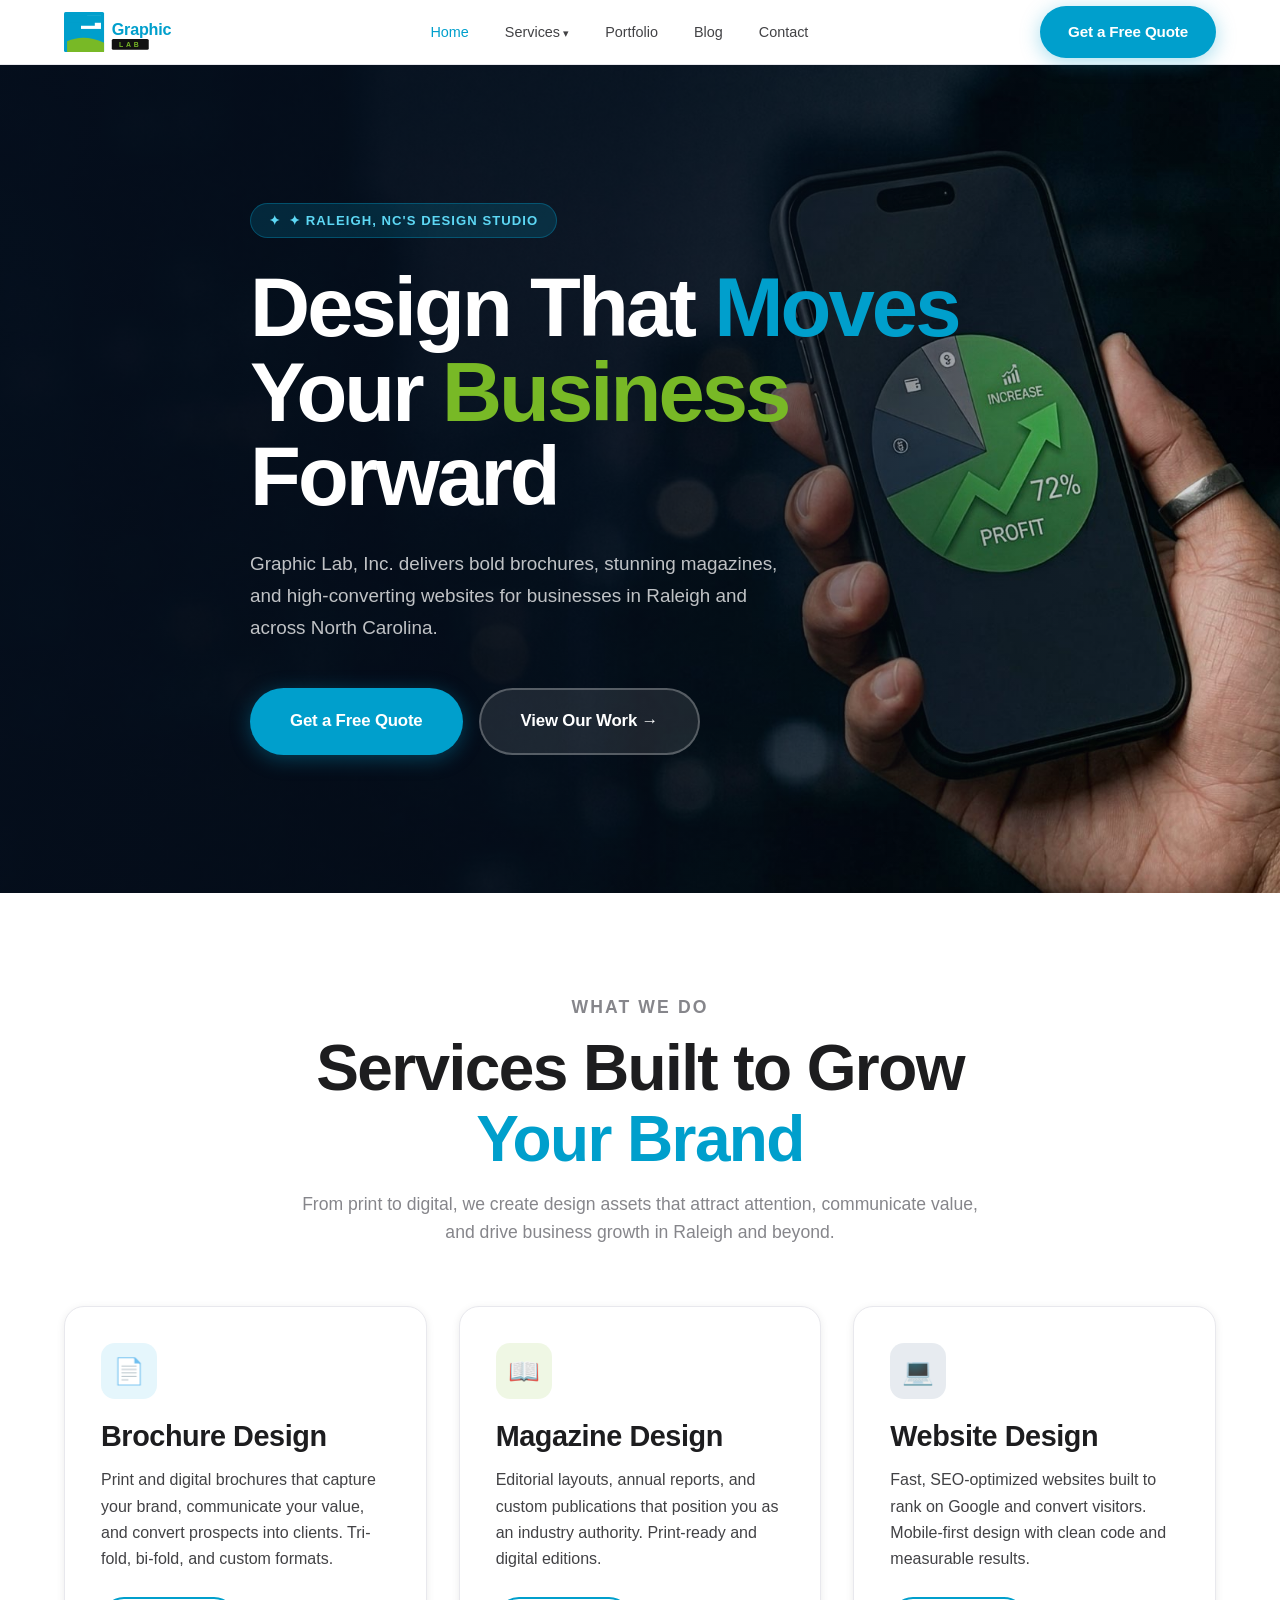
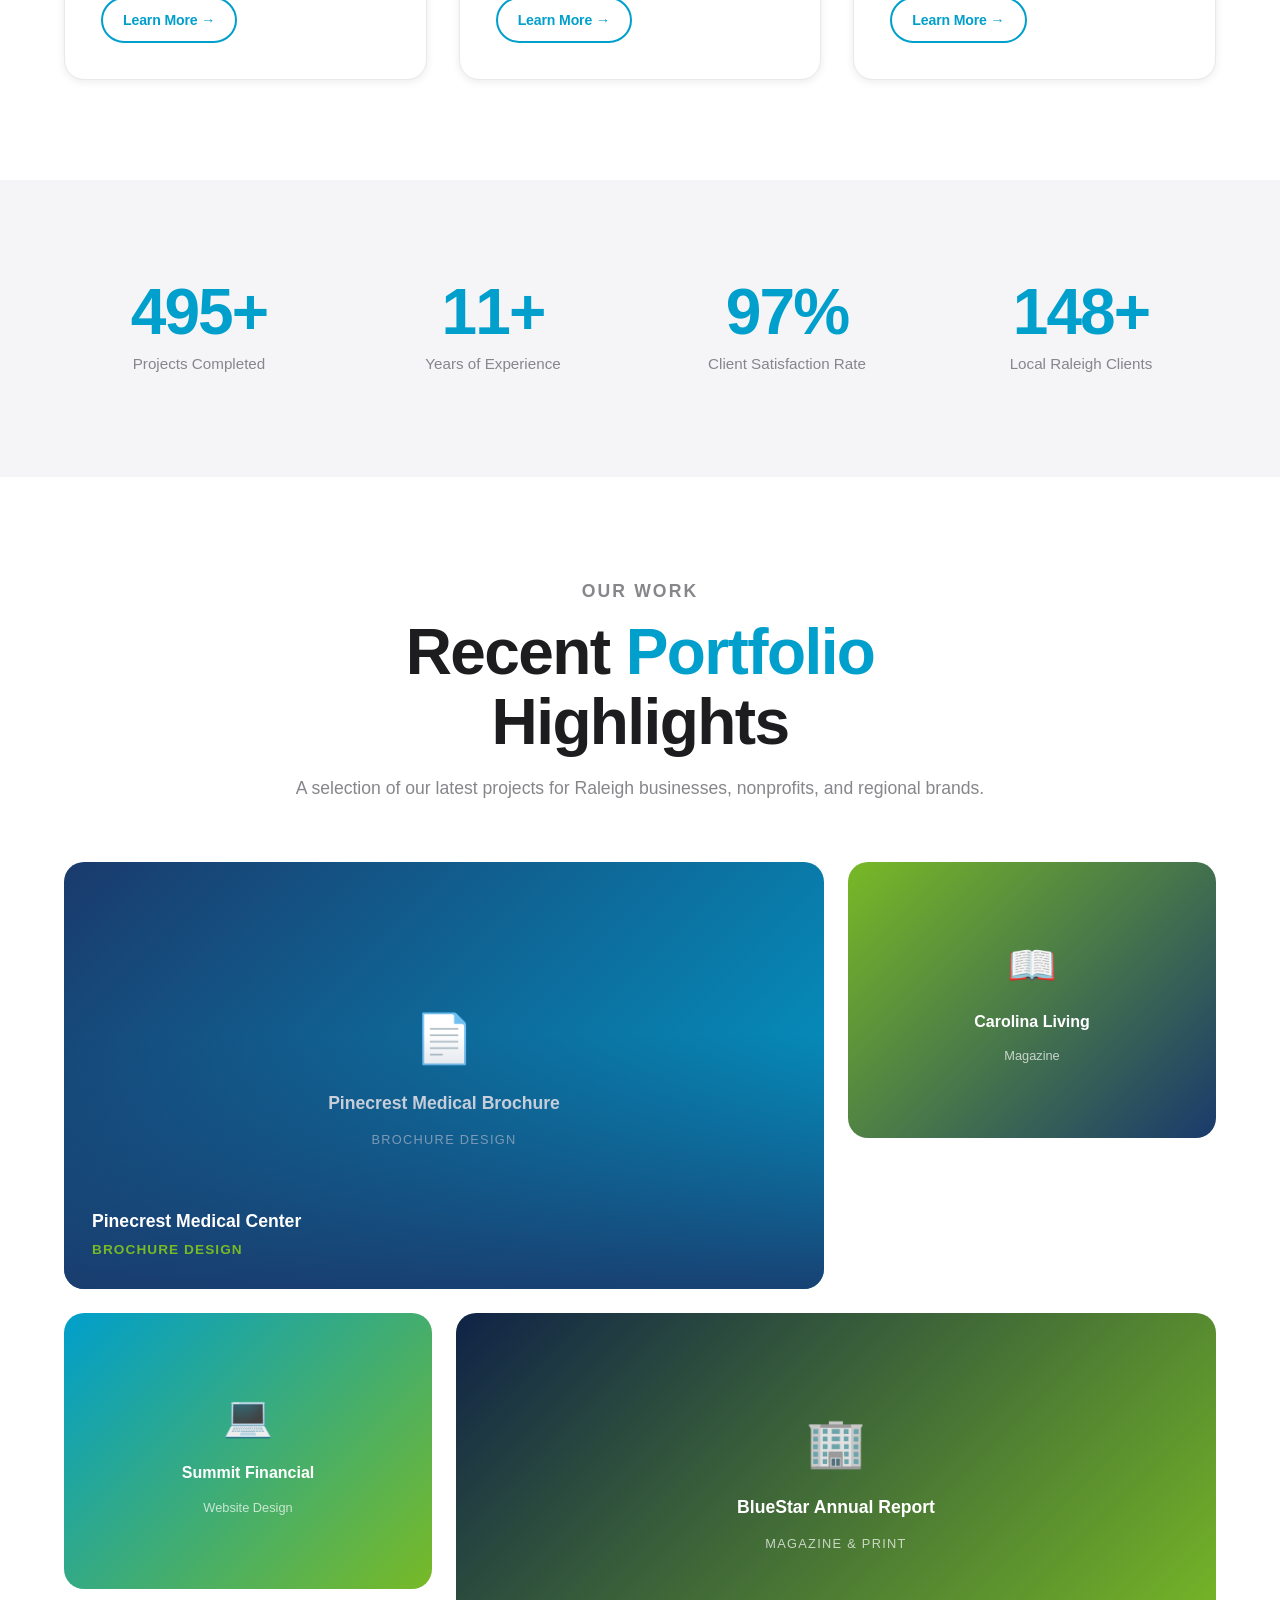
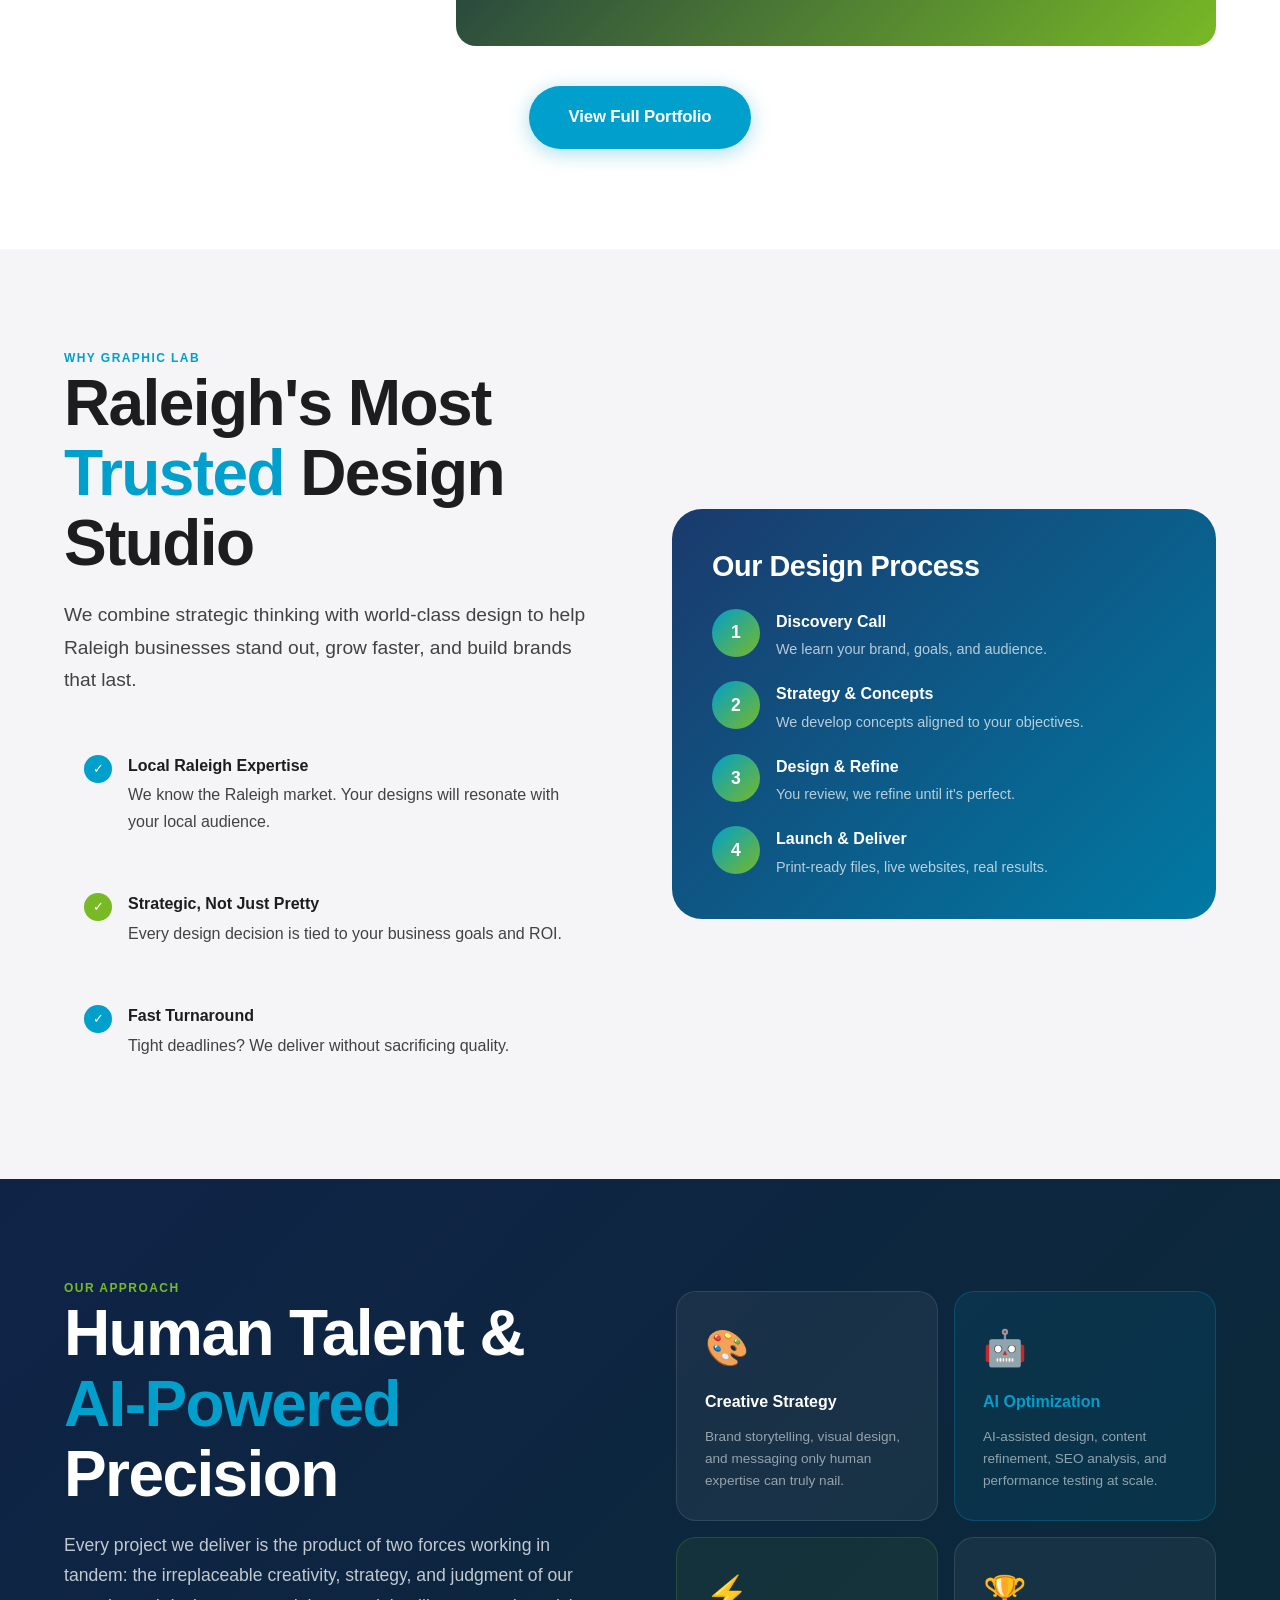
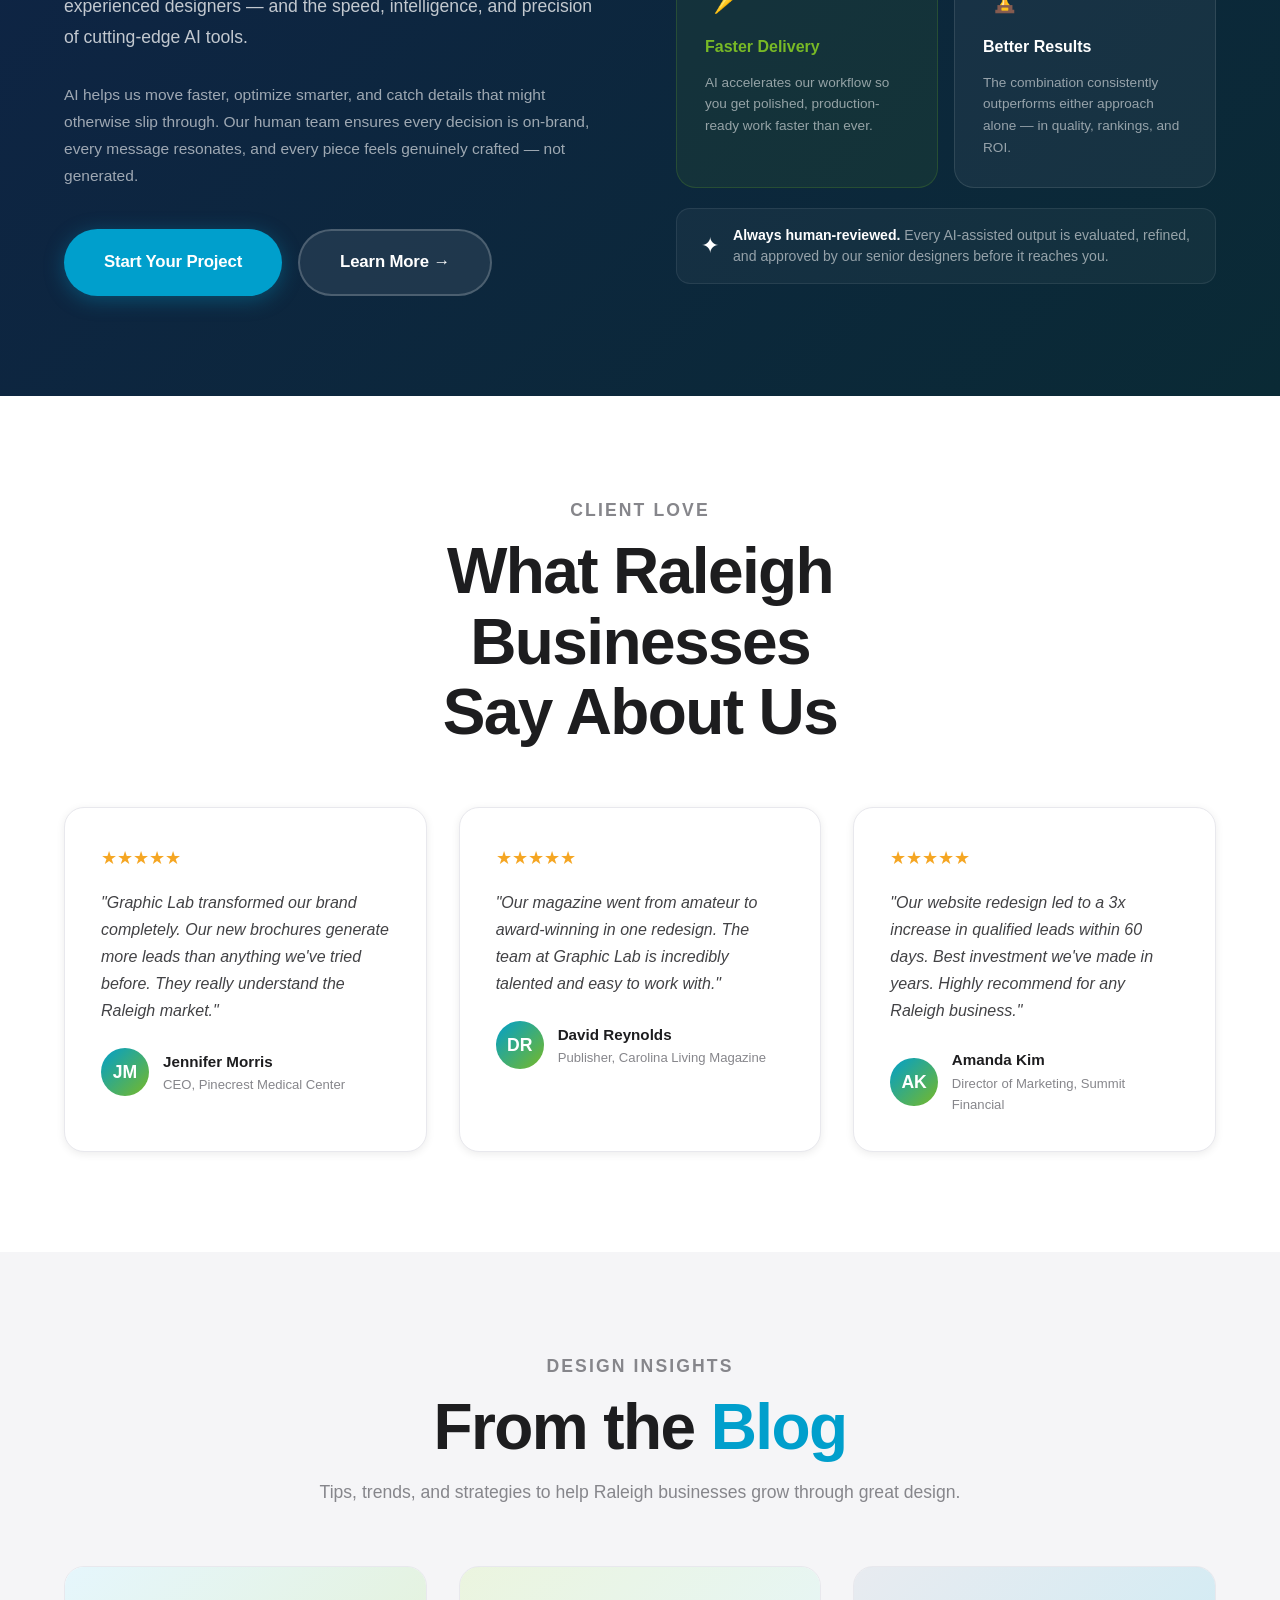
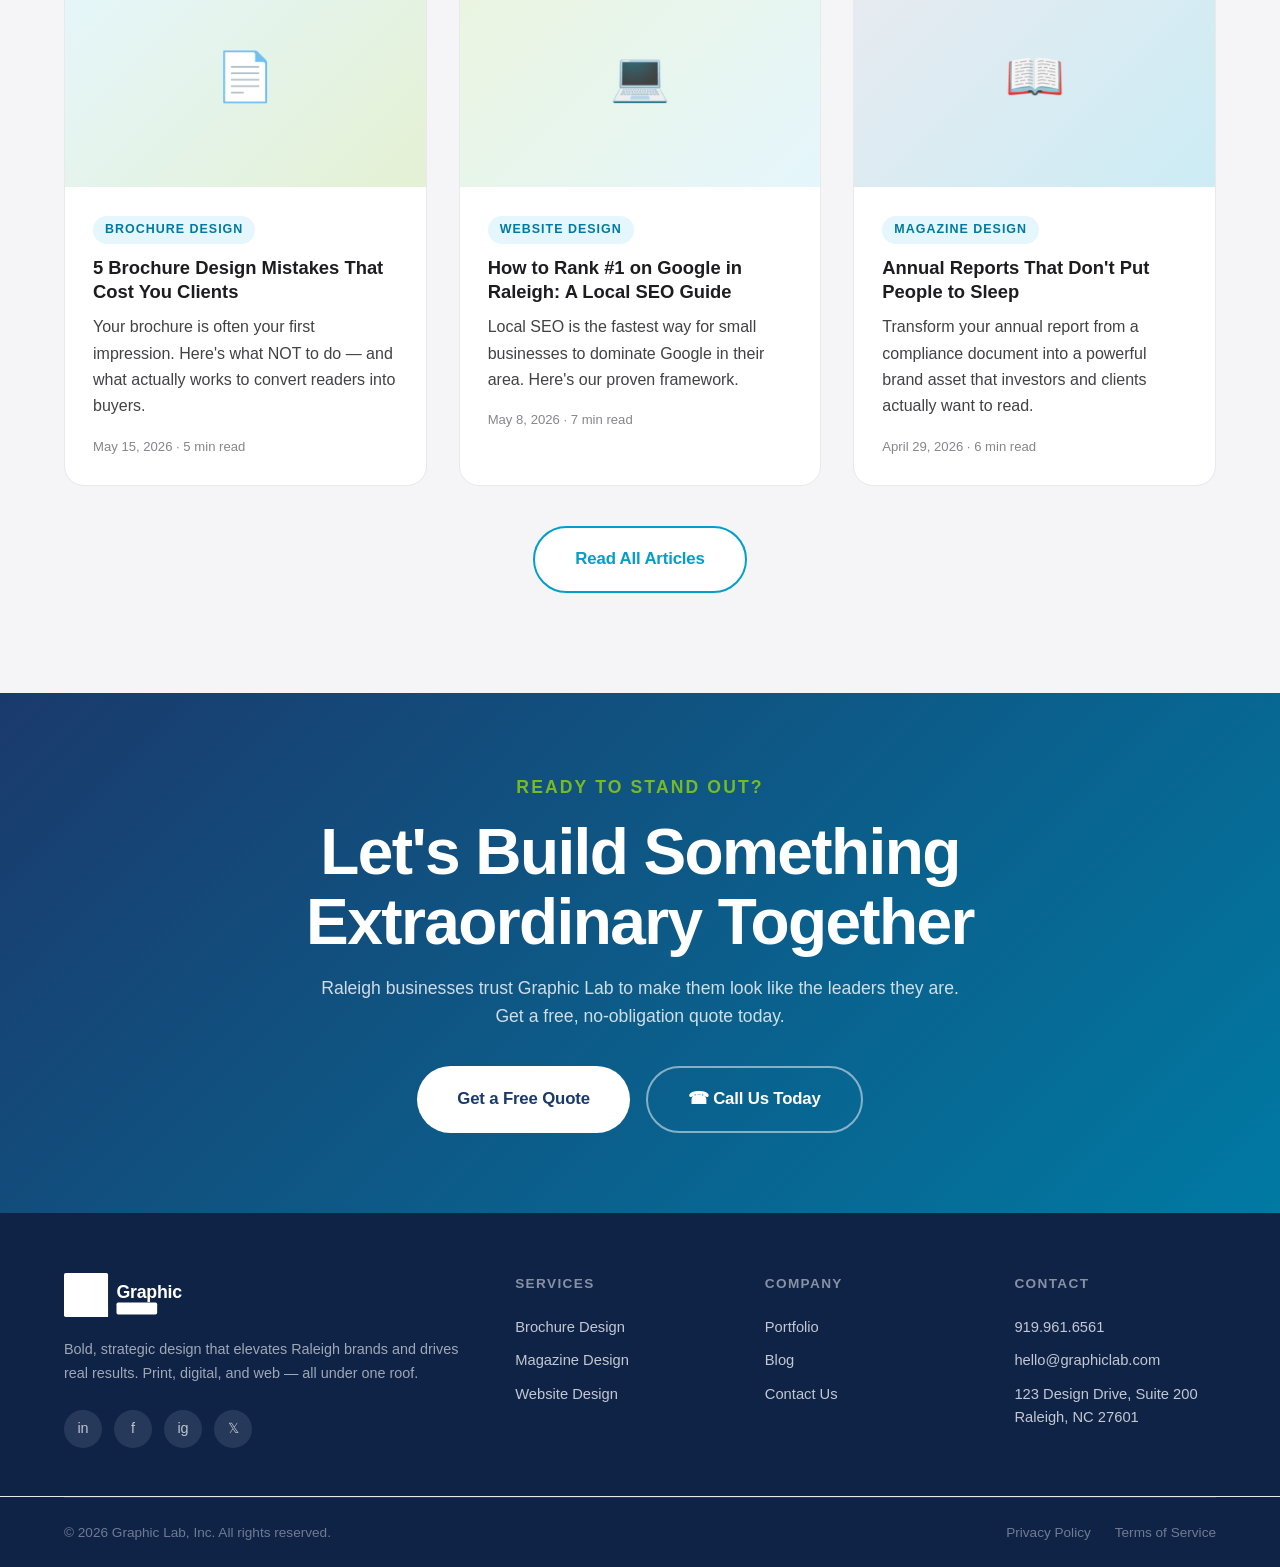
<file: index.html>
<!DOCTYPE html>
<html lang="en">
<head>
  <meta charset="UTF-8">
  <meta name="viewport" content="width=device-width, initial-scale=1.0">
  <!-- ✏️ UPDATE: UPDATE: Replace placeholder phone, address, and URL with your real details -->
  <title>Graphic Lab, Inc. | Graphic Design & Marketing Agency | Raleigh, NC</title>
  <meta name="description" content="Graphic Lab, Inc. is Raleigh's premier graphic design and marketing agency. Expert brochure design, magazine design, and website design that grows your business.">
  <meta name="keywords" content="graphic design Raleigh NC, marketing agency Raleigh, brochure design, magazine design, website design Raleigh">
  <meta property="og:title" content="Graphic Lab, Inc. | Graphic Design & Marketing | Raleigh, NC">
  <meta property="og:description" content="Bold, strategic design that elevates your brand. Raleigh's go-to graphic design and marketing studio.">
  <meta property="og:type" content="website">
  <meta property="og:url" content="https://www.graphiclab.com/">
  <link rel="canonical" href="https://www.graphiclab.com/">
  <link rel="stylesheet" href="styles.css">
  <!-- Local Business Schema — ✏️ UPDATE address, phone, URL -->
  <script type="application/ld+json">
  {
    "@context": "https://schema.org",
    "@type": "LocalBusiness",
    "name": "Graphic Lab, Inc.",
    "description": "Raleigh's premier graphic design and marketing agency specializing in brochure design, magazine design, and website design.",
    "url": "https://www.graphiclab.com",
    "telephone": "+19199616561",
    "email": "hello@graphiclab.com",
    "address": {
      "@type": "PostalAddress",
      "streetAddress": "123 Design Drive, Suite 200",
      "addressLocality": "Raleigh",
      "addressRegion": "NC",
      "postalCode": "28202",
      "addressCountry": "US"
    },
    "geo": {
      "@type": "GeoCoordinates",
      "latitude": "35.7796",
      "longitude": "-78.6382"
    },
    "openingHoursSpecification": [
      { "@type": "OpeningHoursSpecification", "dayOfWeek": ["Monday","Tuesday","Wednesday","Thursday","Friday"], "opens": "09:00", "closes": "17:00" }
    ],
    "sameAs": [
      "https://www.linkedin.com/company/graphiclabinc",
      "https://www.facebook.com/graphiclabinc"
    ],
    "hasMap": "https://maps.google.com/?q=Graphic+Lab+Inc+Raleigh+NC",
    "priceRange": "$$",
    "areaServed": { "@type": "City", "name": "Raleigh" },
    "serviceArea": { "@type": "AdministrativeArea", "name": "North Carolina" }
  }
  </script>
</head>
<body>

<!-- ═══ NAVIGATION ═══ -->
<nav class="nav">
  <div class="nav-inner">
    <a href="index.html" class="nav-logo">
      <img src="logo.svg" alt="Graphic Lab, Inc." width="180" height="49">
    </a>
    <ul class="nav-links">
      <li><a href="index.html" class="active">Home</a></li>
      <li class="nav-dropdown">
        <a href="#">Services</a>
        <div class="dropdown-menu">
          <a href="brochure-design.html">📄 Brochure Design</a>
          <a href="magazine-design.html">📖 Magazine Design</a>
          <a href="website-design.html">💻 Website Design</a>
        </div>
      </li>
      <li><a href="portfolio.html">Portfolio</a></li>
      <li><a href="blog.html">Blog</a></li>
      <li><a href="contact.html">Contact</a></li>
    </ul>
    <a href="contact.html" class="btn btn-primary nav-cta">Get a Free Quote</a>
    <button class="nav-hamburger" id="hamburger" aria-label="Open menu">
      <span></span><span></span><span></span>
    </button>
  </div>
</nav>
<div class="mobile-nav" id="mobileNav">
  <a href="index.html">Home</a>
  <a href="brochure-design.html">Brochure Design</a>
  <a href="magazine-design.html">Magazine Design</a>
  <a href="website-design.html">Website Design</a>
  <a href="portfolio.html">Portfolio</a>
  <a href="blog.html">Blog</a>
  <a href="contact.html">Contact Us</a>
</div>

<!-- ═══ HERO ═══ -->
<style>
.hero-full {
  position: relative;
  width: 100%;
  min-height: 92vh;
  display: flex;
  align-items: center;
  overflow: hidden;
  background: #0a1f3d url('hero.jpg') center center / cover no-repeat;
}
.hero-overlay {
  position: absolute;
  inset: 0;
  background: linear-gradient(
    100deg,
    rgba(5,15,30,0.92) 0%,
    rgba(5,15,30,0.80) 45%,
    rgba(5,15,30,0.30) 75%,
    rgba(5,15,30,0.05) 100%
  );
}
.hero-full .container { position: relative; z-index: 2; }
.hero-full .hero-eyebrow {
  display: inline-flex; align-items: center; gap: 8px;
  background: rgba(0,159,204,0.18); color: #5dd8f5;
  border: 1px solid rgba(0,159,204,0.35);
  padding: 6px 18px; border-radius: 980px;
  font-size: 0.82rem; font-weight: 600; letter-spacing: 0.08em;
  text-transform: uppercase; margin-bottom: 28px;
}
.hero-full h1 { color: #fff; }
.hero-full h1 .accent-teal { color: #009FCC; }
.hero-full h1 .accent-green { color: #78B926; }
.hero-full .hero-sub { color: rgba(255,255,255,0.75); max-width: 540px; font-size: 1.18rem; line-height: 1.7; margin-bottom: 44px; }
.hero-stat-row { display: flex; gap: 40px; margin-top: 52px; padding-top: 36px; border-top: 1px solid rgba(255,255,255,0.12); flex-wrap: wrap; }
.hero-stat-num { font-size: 1.7rem; font-weight: 800; line-height: 1; }
.hero-stat-lbl { font-size: 0.8rem; color: rgba(255,255,255,0.5); margin-top: 5px; }
@media(max-width:768px){
  .hero-full { min-height: 100vh; padding: 100px 0 60px; }
  .hero-overlay { background: rgba(10,31,61,0.88); }
  .hero-stat-row { gap: 24px; }
}
</style>

<section class="hero-full">
  <!-- Dark gradient overlay (text legibility) -->
  <div class="hero-overlay"></div>

  <!-- ── Hero Content ── -->
  <div class="container">
    <div style="max-width:780px; padding-top:48px;" class="fade-up">
      <div class="hero-eyebrow">✦ Raleigh, NC's Design Studio</div>
      <h1 style="font-size:clamp(3rem,6.5vw,7rem); font-weight:800; letter-spacing:-0.035em; line-height:1.02; margin-bottom:28px; color:#fff;">
        Design That <span class="accent-teal">Moves</span> Your <span class="accent-green">Business</span> Forward
      </h1>
      <p class="hero-sub">
        Graphic Lab, Inc. delivers bold brochures, stunning magazines, and high-converting websites for businesses in Raleigh and across North Carolina.
      </p>
      <div style="display:flex; gap:16px; flex-wrap:wrap; padding-bottom:48px;">
        <a href="contact.html" class="btn btn-primary btn-lg">Get a Free Quote</a>
        <a href="portfolio.html" class="btn btn-lg" style="background:rgba(255,255,255,0.1);color:#fff;border:2px solid rgba(255,255,255,0.25);backdrop-filter:blur(8px);">View Our Work →</a>
      </div>
    </div>
  </div>
</section>


<!-- ═══ SERVICES ═══ -->
<section class="section">
  <div class="container">
    <div class="section-header reveal">
      <p class="label">What We Do</p>
      <h2 class="display-lg">Services Built to Grow<br><span class="text-teal">Your Brand</span></h2>
      <p>From print to digital, we create design assets that attract attention, communicate value, and drive business growth in Raleigh and beyond.</p>
    </div>
    <div class="grid-3">
      <div class="card reveal">
        <div class="card-icon">📄</div>
        <h3 class="display-sm" style="margin-bottom:12px;">Brochure Design</h3>
        <p class="body-md" style="margin-bottom:24px;">Print and digital brochures that capture your brand, communicate your value, and convert prospects into clients. Tri-fold, bi-fold, and custom formats.</p>
        <a href="brochure-design.html" class="btn btn-secondary" style="padding:10px 20px;font-size:0.88rem;">Learn More →</a>
      </div>
      <div class="card reveal delay-1">
        <div class="card-icon green">📖</div>
        <h3 class="display-sm" style="margin-bottom:12px;">Magazine Design</h3>
        <p class="body-md" style="margin-bottom:24px;">Editorial layouts, annual reports, and custom publications that position you as an industry authority. Print-ready and digital editions.</p>
        <a href="magazine-design.html" class="btn btn-secondary" style="padding:10px 20px;font-size:0.88rem;">Learn More →</a>
      </div>
      <div class="card reveal delay-2">
        <div class="card-icon navy">💻</div>
        <h3 class="display-sm" style="margin-bottom:12px;">Website Design</h3>
        <p class="body-md" style="margin-bottom:24px;">Fast, SEO-optimized websites built to rank on Google and convert visitors. Mobile-first design with clean code and measurable results.</p>
        <a href="website-design.html" class="btn btn-secondary" style="padding:10px 20px;font-size:0.88rem;">Learn More →</a>
      </div>
    </div>
  </div>
</section>

<!-- ═══ STATS ═══ -->
<section class="section bg-off-white">
  <div class="container">
    <div class="grid-4">
      <div class="stat-block reveal">
        <div class="stat-number" data-target="500" data-suffix="+">0</div>
        <div class="stat-label">Projects Completed</div>
      </div>
      <div class="stat-block reveal delay-1">
        <div class="stat-number" data-target="12" data-suffix="+">0</div>
        <div class="stat-label">Years of Experience</div>
      </div>
      <div class="stat-block reveal delay-2">
        <div class="stat-number" data-target="98" data-suffix="%">0</div>
        <div class="stat-label">Client Satisfaction Rate</div>
      </div>
      <div class="stat-block reveal delay-3">
        <div class="stat-number" data-target="150" data-suffix="+">0</div>
        <div class="stat-label">Local Raleigh Clients</div>
      </div>
    </div>
  </div>
</section>

<!-- ═══ PORTFOLIO PREVIEW ═══ -->
<section class="section">
  <div class="container">
    <div class="section-header reveal">
      <p class="label">Our Work</p>
      <h2 class="display-lg">Recent <span class="text-teal">Portfolio</span> Highlights</h2>
      <p>A selection of our latest projects for Raleigh businesses, nonprofits, and regional brands.</p>
    </div>
    <div style="display:grid; grid-template-columns:repeat(3,1fr); gap:24px;" class="reveal">
      <div class="portfolio-item" style="grid-column:span 2; aspect-ratio:16/9;">
        <div style="width:100%;height:100%;background:linear-gradient(135deg,#1A3A6C 0%,#009FCC 100%);display:flex;align-items:center;justify-content:center;flex-direction:column;color:white;gap:12px;">
          <div style="font-size:3rem;">📄</div>
          <div style="font-weight:700;font-size:1.1rem;">Pinecrest Medical Brochure</div>
          <span style="font-size:0.8rem;opacity:0.7;letter-spacing:0.1em;text-transform:uppercase;">Brochure Design</span>
        </div>
        <div class="portfolio-overlay" style="opacity:1;">
          <h3>Pinecrest Medical Center</h3>
          <span>Brochure Design</span>
        </div>
      </div>
      <div class="portfolio-item">
        <div style="width:100%;height:100%;background:linear-gradient(135deg,#78B926 0%,#1A3A6C 100%);display:flex;align-items:center;justify-content:center;flex-direction:column;color:white;gap:12px;">
          <div style="font-size:2.5rem;">📖</div>
          <div style="font-weight:700;">Carolina Living</div>
          <span style="font-size:0.8rem;opacity:0.7;">Magazine</span>
        </div>
        <div class="portfolio-overlay">
          <h3>Carolina Living Magazine</h3>
          <span>Magazine Design</span>
        </div>
      </div>
      <div class="portfolio-item">
        <div style="width:100%;height:100%;background:linear-gradient(135deg,#009FCC 0%,#78B926 100%);display:flex;align-items:center;justify-content:center;flex-direction:column;color:white;gap:12px;">
          <div style="font-size:2.5rem;">💻</div>
          <div style="font-weight:700;">Summit Financial</div>
          <span style="font-size:0.8rem;opacity:0.7;">Website Design</span>
        </div>
        <div class="portfolio-overlay">
          <h3>Summit Financial Group</h3>
          <span>Website Design</span>
        </div>
      </div>
      <div class="portfolio-item" style="grid-column:span 2; aspect-ratio:16/7;">
        <div style="width:100%;height:100%;background:linear-gradient(135deg,#0F2347 0%,#78B926 100%);display:flex;align-items:center;justify-content:center;flex-direction:column;color:white;gap:12px;">
          <div style="font-size:3rem;">🏢</div>
          <div style="font-weight:700;font-size:1.1rem;">BlueStar Annual Report</div>
          <span style="font-size:0.8rem;opacity:0.7;letter-spacing:0.1em;text-transform:uppercase;">Magazine &amp; Print</span>
        </div>
        <div class="portfolio-overlay">
          <h3>BlueStar Tech Annual Report</h3>
          <span>Magazine Design</span>
        </div>
      </div>
    </div>
    <div class="text-center" style="margin-top:40px;">
      <a href="portfolio.html" class="btn btn-primary btn-lg">View Full Portfolio</a>
    </div>
  </div>
</section>

<!-- ═══ WHY CHOOSE US ═══ -->
<section class="section bg-off-white">
  <div class="container">
    <div style="display:grid; grid-template-columns:1fr 1fr; gap:64px; align-items:center;">
      <div class="reveal">
        <p class="label">Why Graphic Lab</p>
        <h2 class="display-lg" style="margin-bottom:20px;">Raleigh's Most<br><span class="text-teal">Trusted</span> Design Studio</h2>
        <p class="body-lg" style="margin-bottom:36px;">We combine strategic thinking with world-class design to help Raleigh businesses stand out, grow faster, and build brands that last.</p>
        <div class="feature-list">
          <div class="feature-item">
            <div class="feature-check">✓</div>
            <div>
              <div style="font-weight:700;margin-bottom:4px;">Local Raleigh Expertise</div>
              <div class="body-md">We know the Raleigh market. Your designs will resonate with your local audience.</div>
            </div>
          </div>
          <div class="feature-item">
            <div class="feature-check green">✓</div>
            <div>
              <div style="font-weight:700;margin-bottom:4px;">Strategic, Not Just Pretty</div>
              <div class="body-md">Every design decision is tied to your business goals and ROI.</div>
            </div>
          </div>
          <div class="feature-item">
            <div class="feature-check">✓</div>
            <div>
              <div style="font-weight:700;margin-bottom:4px;">Fast Turnaround</div>
              <div class="body-md">Tight deadlines? We deliver without sacrificing quality.</div>
            </div>
          </div>
        </div>
      </div>
      <div class="reveal delay-2">
        <div style="background:linear-gradient(135deg,var(--navy) 0%,var(--teal-dark) 100%); border-radius:var(--radius-xl); padding:40px; color:var(--white);">
          <h3 class="display-sm" style="color:var(--white); margin-bottom:24px;">Our Design Process</h3>
          <div style="display:flex;flex-direction:column;gap:20px;">
            <div style="display:flex;gap:16px;align-items:flex-start;">
              <div class="step-number" style="flex-shrink:0;">1</div>
              <div>
                <div style="font-weight:700;color:var(--white);margin-bottom:4px;">Discovery Call</div>
                <div style="color:rgba(255,255,255,0.7);font-size:0.9rem;">We learn your brand, goals, and audience.</div>
              </div>
            </div>
            <div style="display:flex;gap:16px;align-items:flex-start;">
              <div class="step-number" style="flex-shrink:0;">2</div>
              <div>
                <div style="font-weight:700;color:var(--white);margin-bottom:4px;">Strategy &amp; Concepts</div>
                <div style="color:rgba(255,255,255,0.7);font-size:0.9rem;">We develop concepts aligned to your objectives.</div>
              </div>
            </div>
            <div style="display:flex;gap:16px;align-items:flex-start;">
              <div class="step-number" style="flex-shrink:0;">3</div>
              <div>
                <div style="font-weight:700;color:var(--white);margin-bottom:4px;">Design &amp; Refine</div>
                <div style="color:rgba(255,255,255,0.7);font-size:0.9rem;">You review, we refine until it's perfect.</div>
              </div>
            </div>
            <div style="display:flex;gap:16px;align-items:flex-start;">
              <div class="step-number" style="flex-shrink:0;">4</div>
              <div>
                <div style="font-weight:700;color:var(--white);margin-bottom:4px;">Launch &amp; Deliver</div>
                <div style="color:rgba(255,255,255,0.7);font-size:0.9rem;">Print-ready files, live websites, real results.</div>
              </div>
            </div>
          </div>
        </div>
      </div>
    </div>
  </div>
</section>

<!-- ═══ HUMAN + AI ═══ -->
<section class="section" style="background:linear-gradient(135deg,var(--navy-dark) 0%,#0a2a35 100%); color:var(--white);">
  <div class="container">
    <div style="display:grid; grid-template-columns:1fr 1fr; gap:72px; align-items:center;">

      <!-- Left: copy -->
      <div class="reveal">
        <p class="label" style="color:var(--green);">Our Approach</p>
        <h2 class="display-lg" style="color:var(--white); margin-bottom:20px;">
          Human Talent &amp;<br><span style="color:var(--teal);">AI-Powered</span> Precision
        </h2>
        <p style="color:rgba(255,255,255,0.75); font-size:1.1rem; line-height:1.75; margin-bottom:28px;">
          Every project we deliver is the product of two forces working in tandem: the irreplaceable creativity, strategy, and judgment of our experienced designers — and the speed, intelligence, and precision of cutting-edge AI tools.
        </p>
        <p style="color:rgba(255,255,255,0.6); font-size:0.97rem; line-height:1.75; margin-bottom:40px;">
          AI helps us move faster, optimize smarter, and catch details that might otherwise slip through. Our human team ensures every decision is on-brand, every message resonates, and every piece feels genuinely crafted — not generated.
        </p>
        <div style="display:flex; gap:16px; flex-wrap:wrap;">
          <a href="contact.html" class="btn btn-primary btn-lg">Start Your Project</a>
          <a href="website-design.html" class="btn btn-lg" style="background:rgba(255,255,255,0.08);color:#fff;border:2px solid rgba(255,255,255,0.2);">Learn More →</a>
        </div>
      </div>

      <!-- Right: pillars -->
      <div class="reveal delay-2">
        <div style="display:grid; grid-template-columns:1fr 1fr; gap:16px;">
          <div style="background:rgba(255,255,255,0.05); border:1px solid rgba(255,255,255,0.1); border-radius:var(--radius-lg); padding:28px; display:flex; flex-direction:column; gap:12px;">
            <div style="font-size:2.2rem;">🎨</div>
            <div style="font-weight:800; color:var(--white); font-size:1rem;">Creative Strategy</div>
            <div style="font-size:0.85rem; color:rgba(255,255,255,0.55); line-height:1.6;">Brand storytelling, visual design, and messaging only human expertise can truly nail.</div>
          </div>
          <div style="background:rgba(0,159,204,0.1); border:1px solid rgba(0,159,204,0.25); border-radius:var(--radius-lg); padding:28px; display:flex; flex-direction:column; gap:12px;">
            <div style="font-size:2.2rem;">🤖</div>
            <div style="font-weight:800; color:var(--teal); font-size:1rem;">AI Optimization</div>
            <div style="font-size:0.85rem; color:rgba(255,255,255,0.55); line-height:1.6;">AI-assisted design, content refinement, SEO analysis, and performance testing at scale.</div>
          </div>
          <div style="background:rgba(120,185,38,0.08); border:1px solid rgba(120,185,38,0.2); border-radius:var(--radius-lg); padding:28px; display:flex; flex-direction:column; gap:12px;">
            <div style="font-size:2.2rem;">⚡</div>
            <div style="font-weight:800; color:var(--green); font-size:1rem;">Faster Delivery</div>
            <div style="font-size:0.85rem; color:rgba(255,255,255,0.55); line-height:1.6;">AI accelerates our workflow so you get polished, production-ready work faster than ever.</div>
          </div>
          <div style="background:rgba(255,255,255,0.05); border:1px solid rgba(255,255,255,0.1); border-radius:var(--radius-lg); padding:28px; display:flex; flex-direction:column; gap:12px;">
            <div style="font-size:2.2rem;">🏆</div>
            <div style="font-weight:800; color:var(--white); font-size:1rem;">Better Results</div>
            <div style="font-size:0.85rem; color:rgba(255,255,255,0.55); line-height:1.6;">The combination consistently outperforms either approach alone — in quality, rankings, and ROI.</div>
          </div>
        </div>
        <div style="margin-top:20px; padding:16px 24px; background:rgba(255,255,255,0.04); border:1px solid rgba(255,255,255,0.08); border-radius:var(--radius-md); display:flex; align-items:center; gap:14px;">
          <div style="font-size:1.4rem;">✦</div>
          <div style="font-size:0.88rem; color:rgba(255,255,255,0.55); line-height:1.5;">
            <span style="color:var(--white); font-weight:700;">Always human-reviewed.</span> Every AI-assisted output is evaluated, refined, and approved by our senior designers before it reaches you.
          </div>
        </div>
      </div>

    </div>
  </div>
</section>

<!-- ═══ TESTIMONIALS ═══ -->
<section class="section">
  <div class="container">
    <div class="section-header reveal">
      <p class="label">Client Love</p>
      <h2 class="display-lg">What Raleigh Businesses<br>Say About Us</h2>
    </div>
    <div class="grid-3">
      <div class="testimonial reveal">
        <div class="testimonial-stars">★★★★★</div>
        <p class="testimonial-text">"Graphic Lab transformed our brand completely. Our new brochures generate more leads than anything we've tried before. They really understand the Raleigh market."</p>
        <div class="testimonial-author">
          <div class="author-avatar">JM</div>
          <div>
            <div class="author-name">Jennifer Morris</div>
            <div class="author-title">CEO, Pinecrest Medical Center</div>
          </div>
        </div>
      </div>
      <div class="testimonial reveal delay-1">
        <div class="testimonial-stars">★★★★★</div>
        <p class="testimonial-text">"Our magazine went from amateur to award-winning in one redesign. The team at Graphic Lab is incredibly talented and easy to work with."</p>
        <div class="testimonial-author">
          <div class="author-avatar">DR</div>
          <div>
            <div class="author-name">David Reynolds</div>
            <div class="author-title">Publisher, Carolina Living Magazine</div>
          </div>
        </div>
      </div>
      <div class="testimonial reveal delay-2">
        <div class="testimonial-stars">★★★★★</div>
        <p class="testimonial-text">"Our website redesign led to a 3x increase in qualified leads within 60 days. Best investment we've made in years. Highly recommend for any Raleigh business."</p>
        <div class="testimonial-author">
          <div class="author-avatar">AK</div>
          <div>
            <div class="author-name">Amanda Kim</div>
            <div class="author-title">Director of Marketing, Summit Financial</div>
          </div>
        </div>
      </div>
    </div>
  </div>
</section>

<!-- ═══ BLOG PREVIEW ═══ -->
<section class="section bg-off-white">
  <div class="container">
    <div class="section-header reveal">
      <p class="label">Design Insights</p>
      <h2 class="display-lg">From the <span class="text-teal">Blog</span></h2>
      <p>Tips, trends, and strategies to help Raleigh businesses grow through great design.</p>
    </div>
    <div class="grid-3">
      <div class="blog-card reveal">
        <div class="blog-card-img" style="background:linear-gradient(135deg,var(--teal-light),rgba(120,185,38,0.2));display:flex;align-items:center;justify-content:center;font-size:3rem;">📄</div>
        <div class="blog-card-body">
          <span class="blog-tag">Brochure Design</span>
          <h3><a href="blog.html">5 Brochure Design Mistakes That Cost You Clients</a></h3>
          <p class="body-md">Your brochure is often your first impression. Here's what NOT to do — and what actually works to convert readers into buyers.</p>
          <div class="blog-meta">May 15, 2026 · 5 min read</div>
        </div>
      </div>
      <div class="blog-card reveal delay-1">
        <div class="blog-card-img" style="background:linear-gradient(135deg,rgba(120,185,38,0.15),var(--teal-light));display:flex;align-items:center;justify-content:center;font-size:3rem;">💻</div>
        <div class="blog-card-body">
          <span class="blog-tag">Website Design</span>
          <h3><a href="blog.html">How to Rank #1 on Google in Raleigh: A Local SEO Guide</a></h3>
          <p class="body-md">Local SEO is the fastest way for small businesses to dominate Google in their area. Here's our proven framework.</p>
          <div class="blog-meta">May 8, 2026 · 7 min read</div>
        </div>
      </div>
      <div class="blog-card reveal delay-2">
        <div class="blog-card-img" style="background:linear-gradient(135deg,rgba(26,58,108,0.1),rgba(0,159,204,0.2));display:flex;align-items:center;justify-content:center;font-size:3rem;">📖</div>
        <div class="blog-card-body">
          <span class="blog-tag">Magazine Design</span>
          <h3><a href="blog.html">Annual Reports That Don't Put People to Sleep</a></h3>
          <p class="body-md">Transform your annual report from a compliance document into a powerful brand asset that investors and clients actually want to read.</p>
          <div class="blog-meta">April 29, 2026 · 6 min read</div>
        </div>
      </div>
    </div>
    <div class="text-center" style="margin-top:40px;">
      <a href="blog.html" class="btn btn-secondary btn-lg">Read All Articles</a>
    </div>
  </div>
</section>

<!-- ═══ CTA BANNER ═══ -->
<section class="cta-banner">
  <div class="container">
    <p class="label" style="color:var(--green);margin-bottom:16px;">Ready to Stand Out?</p>
    <h2 class="display-lg" style="color:var(--white);margin-bottom:16px;">Let's Build Something<br>Extraordinary Together</h2>
    <p>Raleigh businesses trust Graphic Lab to make them look like the leaders they are.<br>Get a free, no-obligation quote today.</p>
    <div class="cta-group">
      <a href="contact.html" class="btn btn-white btn-lg">Get a Free Quote</a>
      <a href="tel:+19199616561" class="btn btn-outline-white btn-lg">☎ Call Us Today</a>
    </div>
  </div>
</section>

<!-- ═══ FOOTER ═══ -->
<footer class="footer">
  <div class="container">
    <div class="footer-grid">
      <div class="footer-brand">
        <img src="logo.svg" alt="Graphic Lab, Inc.">
        <p>Bold, strategic design that elevates Raleigh brands and drives real results. Print, digital, and web — all under one roof.</p>
        <div class="social-links mt-24">
          <a href="#" class="social-link" aria-label="LinkedIn">in</a>
          <a href="#" class="social-link" aria-label="Facebook">f</a>
          <a href="#" class="social-link" aria-label="Instagram">ig</a>
          <a href="#" class="social-link" aria-label="X / Twitter">𝕏</a>
        </div>
      </div>
      <div class="footer-col">
        <h4>Services</h4>
        <a href="brochure-design.html">Brochure Design</a>
        <a href="magazine-design.html">Magazine Design</a>
        <a href="website-design.html">Website Design</a>
      </div>
      <div class="footer-col">
        <h4>Company</h4>
        <a href="portfolio.html">Portfolio</a>
        <a href="blog.html">Blog</a>
        <a href="contact.html">Contact Us</a>
      </div>
      <div class="footer-col">
        <h4>Contact</h4>
        <!-- ✏️ UPDATE with your real address, phone, email -->
        <a href="tel:+19199616561">919.961.6561</a>
        <a href="mailto:hello@graphiclab.com">hello@graphiclab.com</a>
        <a href="#">123 Design Drive, Suite 200<br>Raleigh, NC 27601</a>
      </div>
    </div>
  </div>
  <div class="divider"></div>
  <div class="container">
    <div class="footer-bottom">
      <p>&copy; 2026 Graphic Lab, Inc. All rights reserved.</p>
      <div style="display:flex;gap:24px;">
        <a href="#">Privacy Policy</a>
        <a href="#">Terms of Service</a>
      </div>
    </div>
  </div>
</footer>

<script src="main.js"></script>
</body>
</html>
</file>
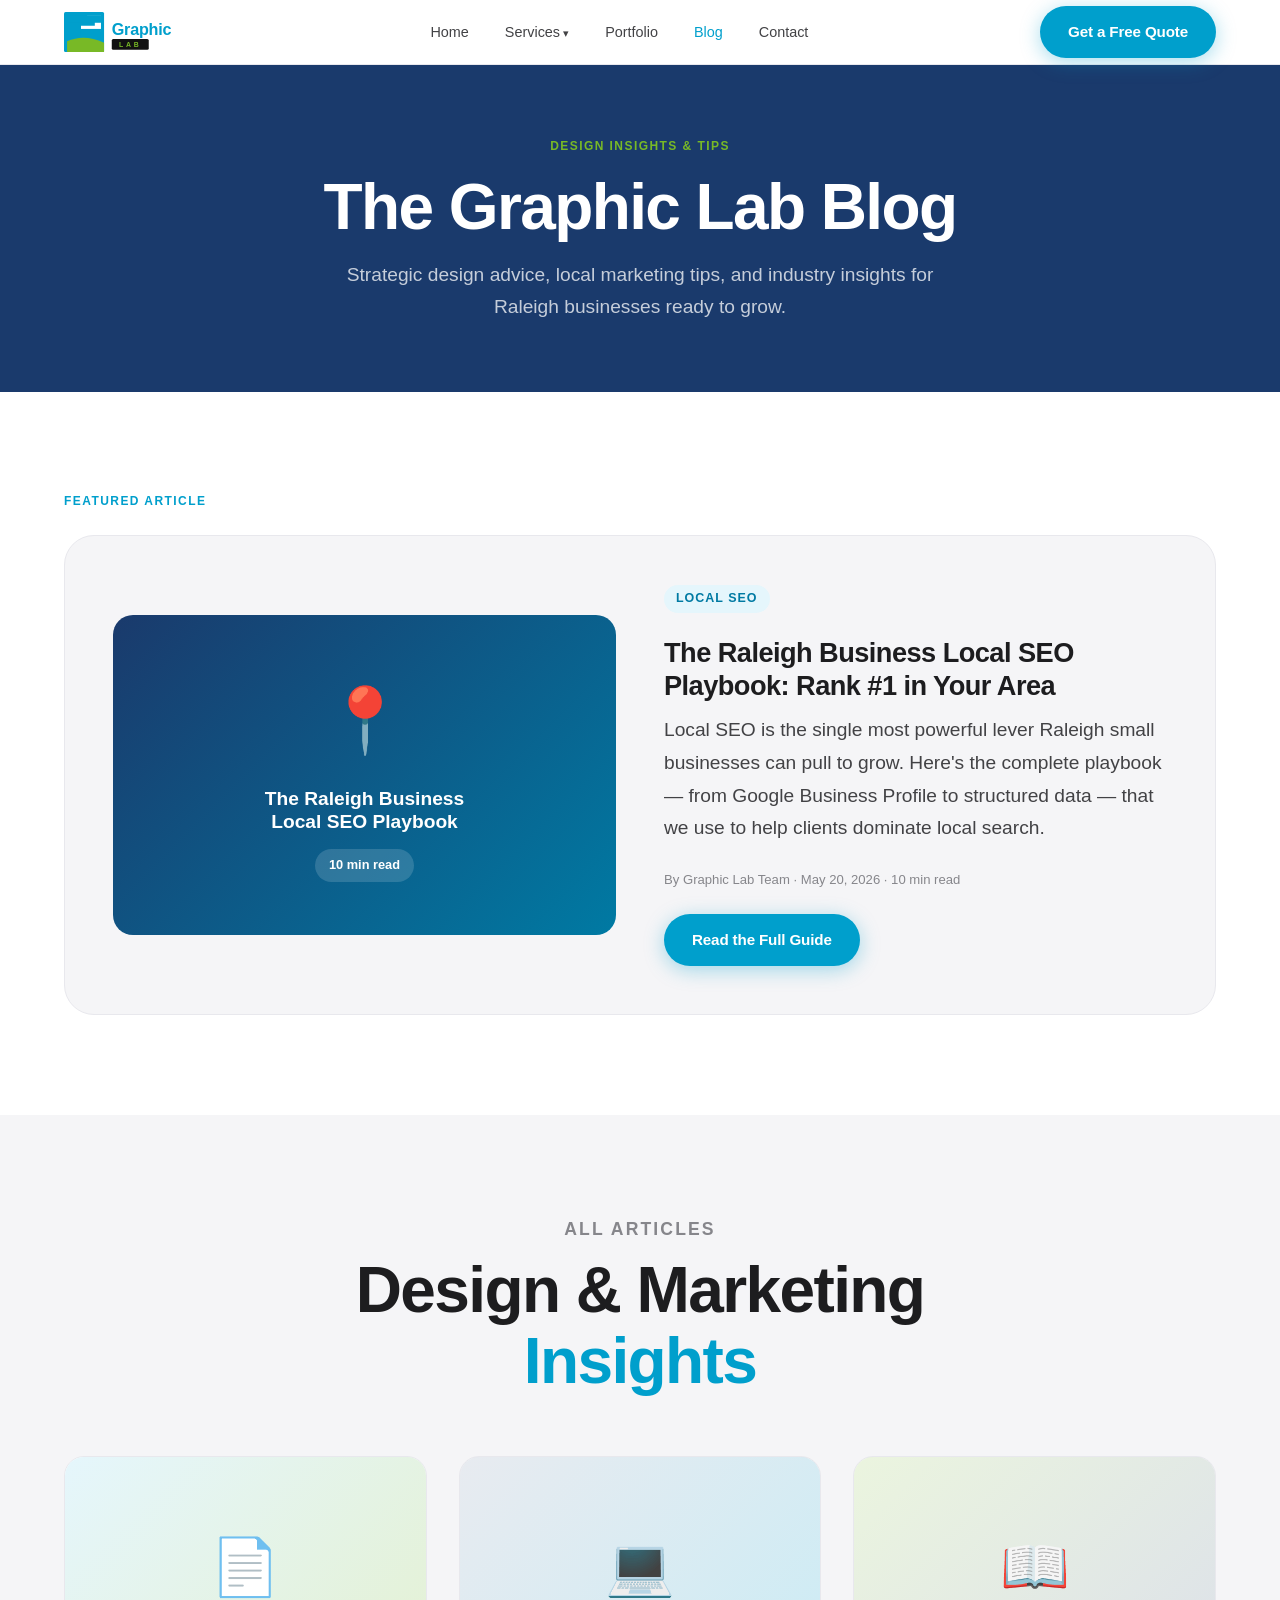
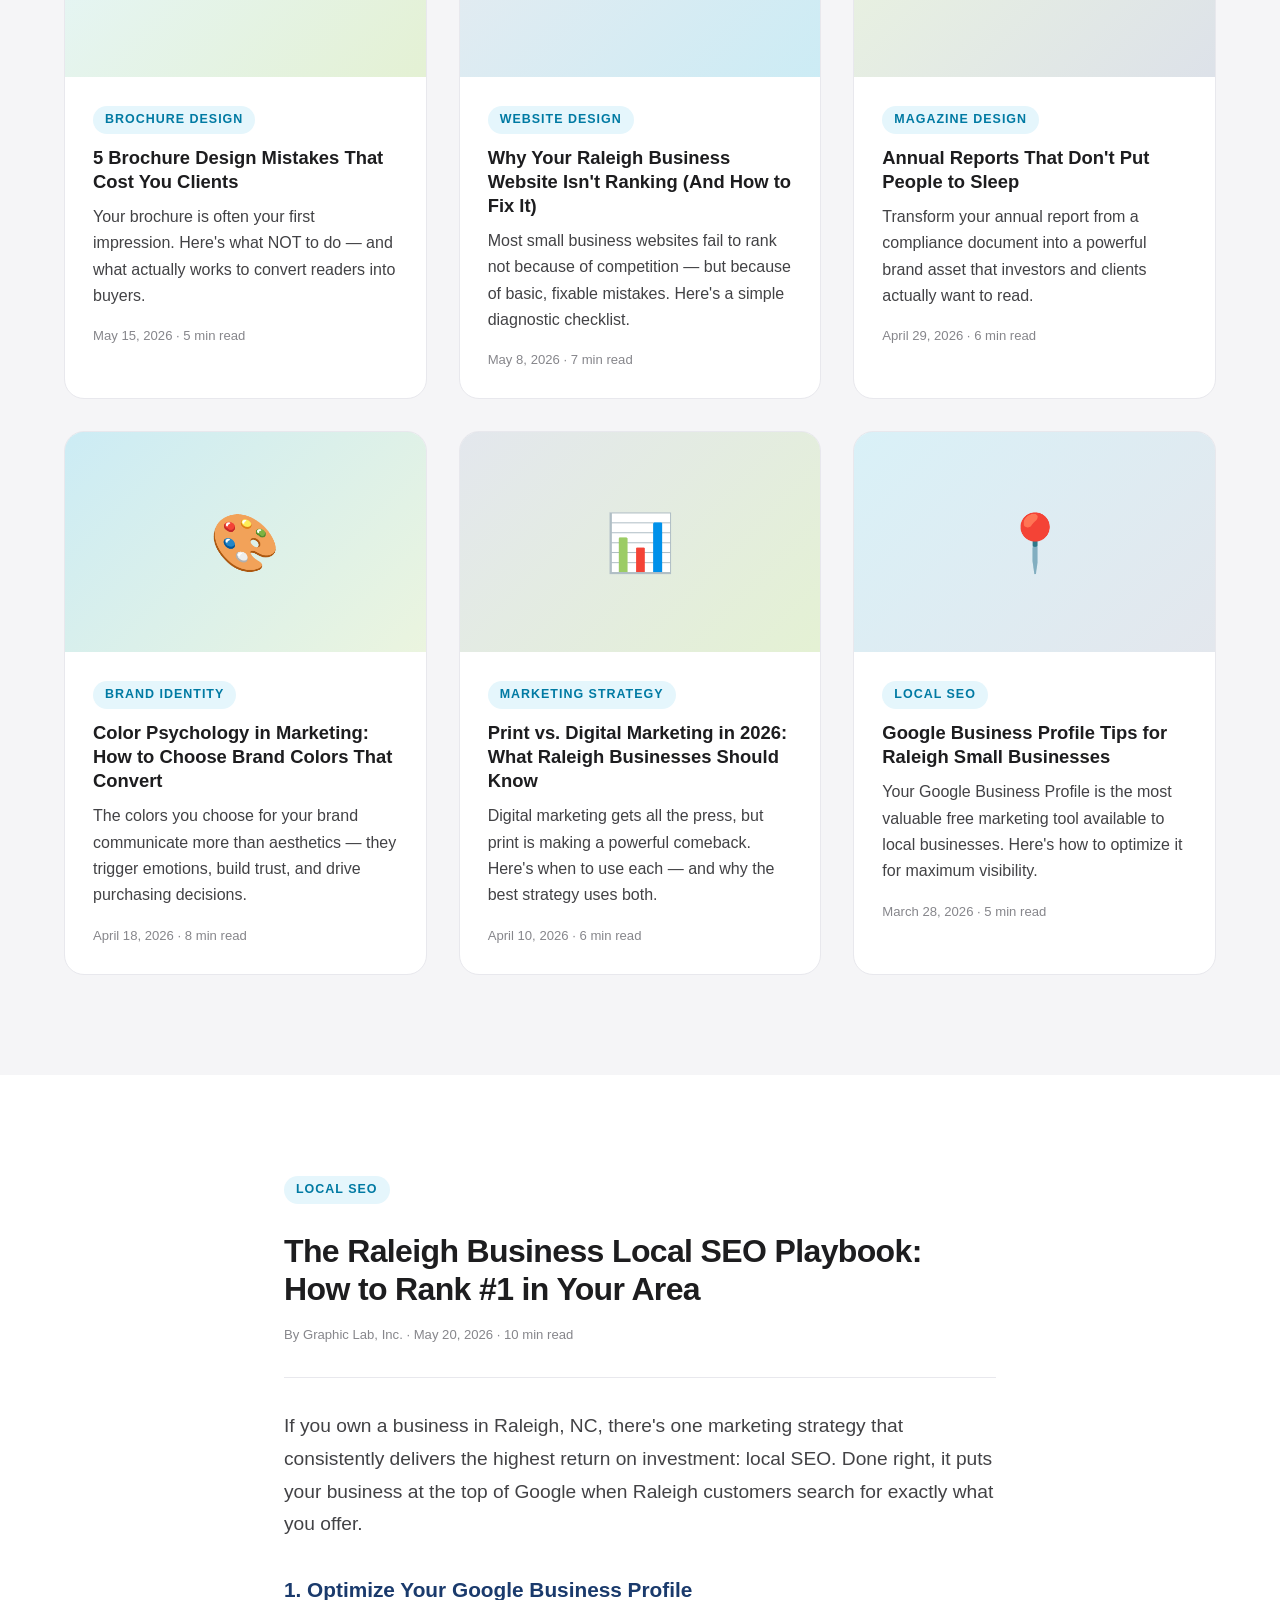
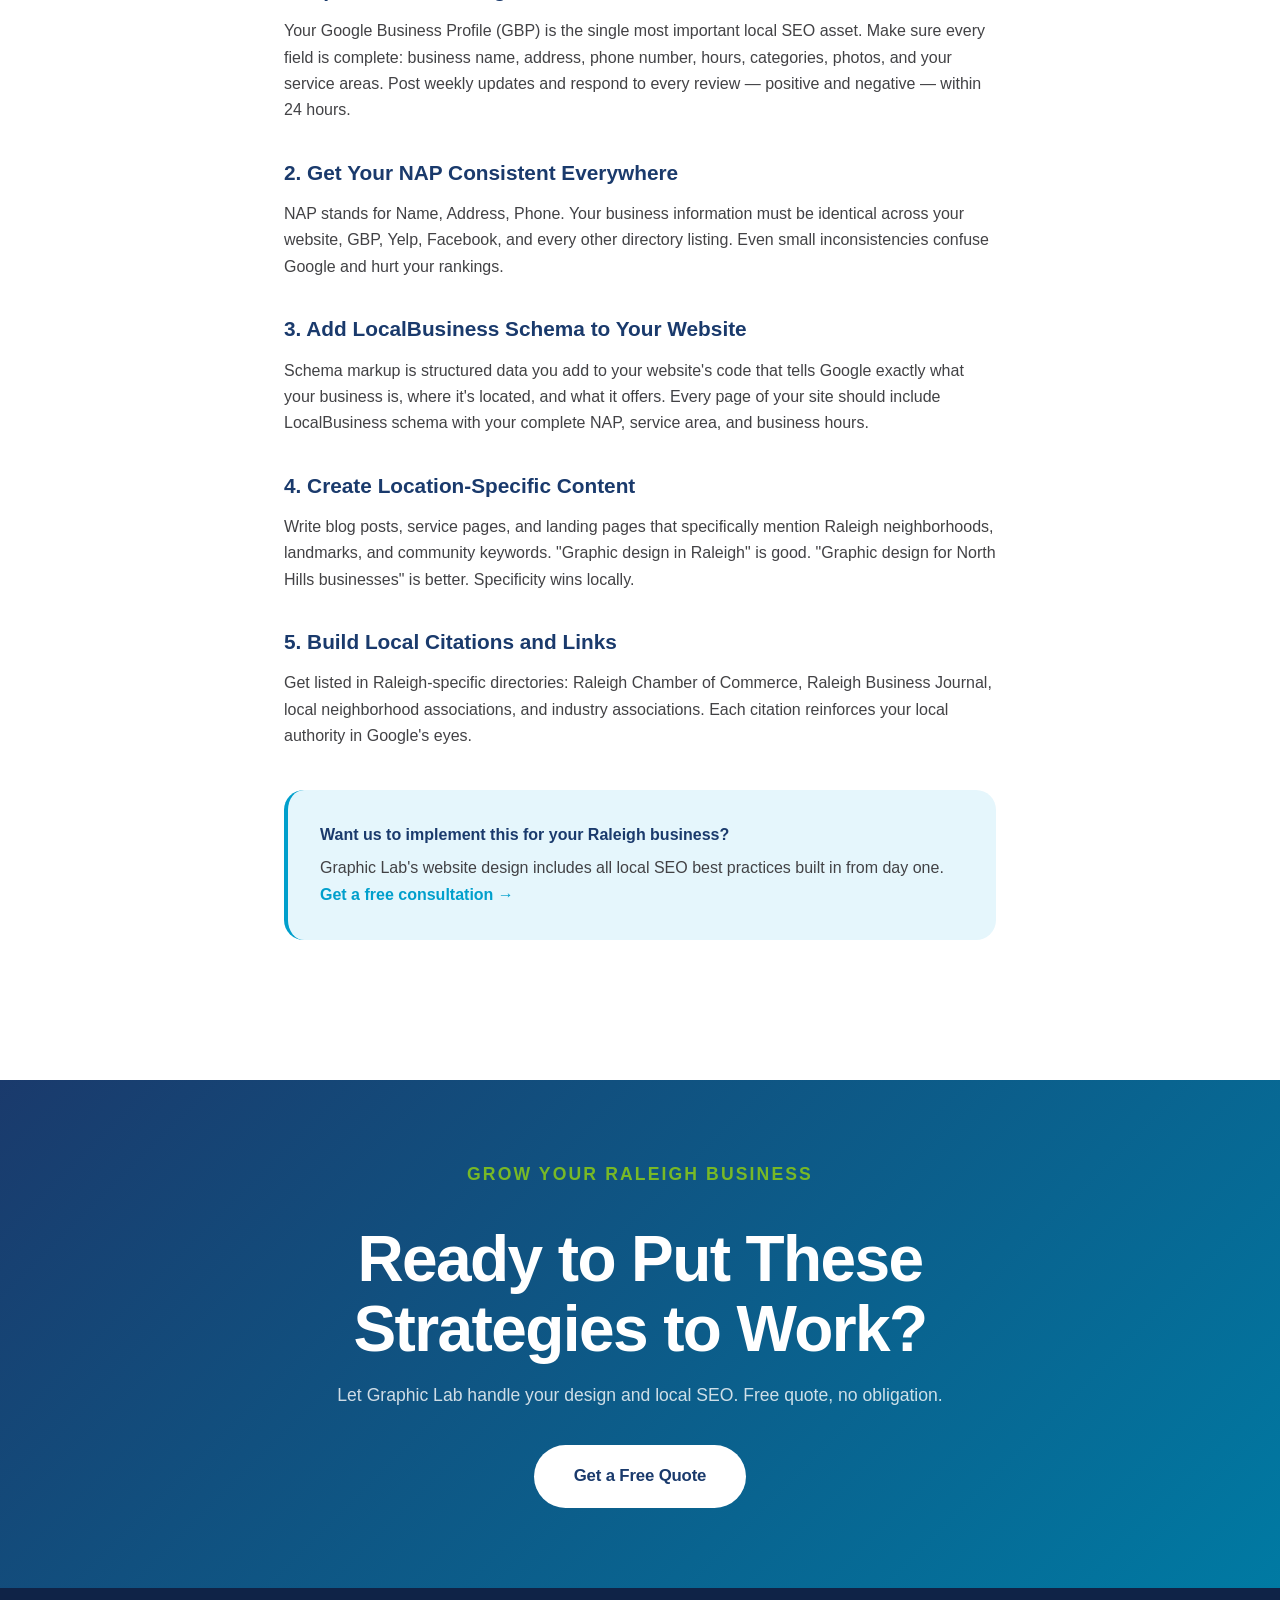
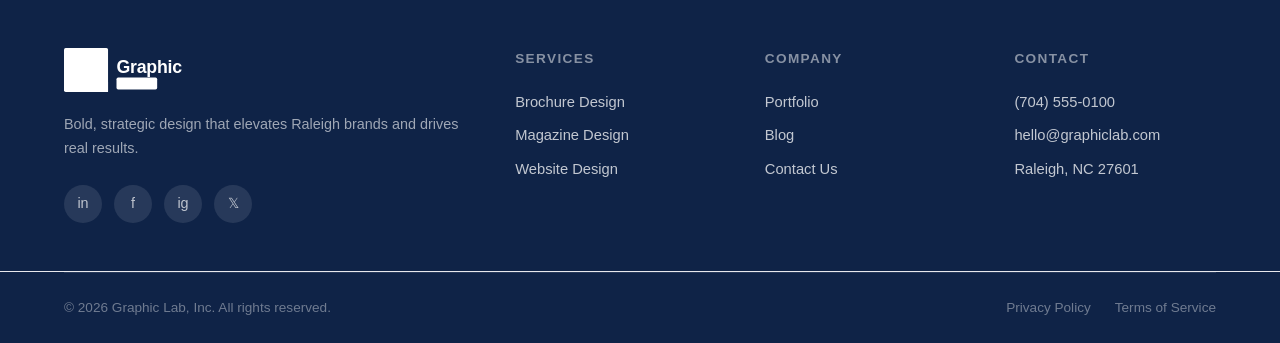
<file: blog.html>
<!DOCTYPE html>
<html lang="en">
<head>
  <meta charset="UTF-8">
  <meta name="viewport" content="width=device-width, initial-scale=1.0">
  <title>Design & Marketing Blog | Graphic Lab, Inc. | Raleigh, NC</title>
  <meta name="description" content="Design tips, marketing strategies, and local SEO advice for Raleigh, NC businesses. Read the Graphic Lab blog to grow your brand.">
  <link rel="canonical" href="https://www.graphiclab.com/blog.html">
  <link rel="stylesheet" href="styles.css">
</head>
<body>

<nav class="nav">
  <div class="nav-inner">
    <a href="index.html" class="nav-logo"><img src="logo.svg" alt="Graphic Lab, Inc." width="180" height="49"></a>
    <ul class="nav-links">
      <li><a href="index.html">Home</a></li>
      <li class="nav-dropdown">
        <a href="#">Services</a>
        <div class="dropdown-menu">
          <a href="brochure-design.html">📄 Brochure Design</a>
          <a href="magazine-design.html">📖 Magazine Design</a>
          <a href="website-design.html">💻 Website Design</a>
        </div>
      </li>
      <li><a href="portfolio.html">Portfolio</a></li>
      <li><a href="blog.html" class="active">Blog</a></li>
      <li><a href="contact.html">Contact</a></li>
    </ul>
    <a href="contact.html" class="btn btn-primary nav-cta">Get a Free Quote</a>
    <button class="nav-hamburger" id="hamburger" aria-label="Open menu"><span></span><span></span><span></span></button>
  </div>
</nav>
<div class="mobile-nav" id="mobileNav">
  <a href="index.html">Home</a>
  <a href="brochure-design.html">Brochure Design</a>
  <a href="magazine-design.html">Magazine Design</a>
  <a href="website-design.html">Website Design</a>
  <a href="portfolio.html">Portfolio</a>
  <a href="blog.html">Blog</a>
  <a href="contact.html">Contact Us</a>
</div>

<!-- PAGE HERO -->
<section class="page-hero">
  <div class="container">
    <p class="label">Design Insights & Tips</p>
    <h1 class="display-lg">The Graphic Lab Blog</h1>
    <p class="body-lg">Strategic design advice, local marketing tips, and industry insights for Raleigh businesses ready to grow.</p>
  </div>
</section>

<!-- FEATURED POST -->
<section class="section">
  <div class="container">
    <p class="label" style="margin-bottom:24px;">Featured Article</p>
    <div style="display:grid; grid-template-columns:1fr 1fr; gap:48px; align-items:center; background:var(--off-white); border-radius:var(--radius-xl); padding:48px; border:1px solid var(--gray-200);" class="reveal">
      <div style="background:linear-gradient(135deg,var(--navy) 0%,var(--teal-dark) 100%); border-radius:var(--radius-lg); height:320px; display:flex; flex-direction:column; align-items:center; justify-content:center; color:white; gap:16px; text-align:center; padding:32px;">
        <div style="font-size:4rem;">📍</div>
        <div style="font-size:1.2rem;font-weight:800;line-height:1.2;">The Raleigh Business<br>Local SEO Playbook</div>
        <span class="badge" style="background:rgba(255,255,255,0.15);color:white;">10 min read</span>
      </div>
      <div>
        <span class="blog-tag">Local SEO</span>
        <h2 style="font-size:1.7rem;font-weight:800;margin:12px 0;line-height:1.2;letter-spacing:-0.02em;">The Raleigh Business Local SEO Playbook: Rank #1 in Your Area</h2>
        <p class="body-lg" style="margin-bottom:24px;">Local SEO is the single most powerful lever Raleigh small businesses can pull to grow. Here's the complete playbook — from Google Business Profile to structured data — that we use to help clients dominate local search.</p>
        <div class="blog-meta" style="margin-bottom:24px;">By Graphic Lab Team · May 20, 2026 · 10 min read</div>
        <a href="#article-seo" class="btn btn-primary">Read the Full Guide</a>
      </div>
    </div>
  </div>
</section>

<!-- BLOG GRID -->
<section class="section bg-off-white">
  <div class="container">
    <div class="section-header reveal">
      <p class="label">All Articles</p>
      <h2 class="display-lg">Design & Marketing <span class="text-teal">Insights</span></h2>
    </div>
    <div class="grid-3">
      <div class="blog-card reveal">
        <div class="blog-card-img" style="background:linear-gradient(135deg,var(--teal-light),rgba(120,185,38,0.2));display:flex;align-items:center;justify-content:center;font-size:3.5rem;">📄</div>
        <div class="blog-card-body">
          <span class="blog-tag">Brochure Design</span>
          <h3>5 Brochure Design Mistakes That Cost You Clients</h3>
          <p class="body-md">Your brochure is often your first impression. Here's what NOT to do — and what actually works to convert readers into buyers.</p>
          <div class="blog-meta">May 15, 2026 · 5 min read</div>
        </div>
      </div>
      <div class="blog-card reveal delay-1">
        <div class="blog-card-img" style="background:linear-gradient(135deg,rgba(26,58,108,0.1),rgba(0,159,204,0.2));display:flex;align-items:center;justify-content:center;font-size:3.5rem;">💻</div>
        <div class="blog-card-body">
          <span class="blog-tag">Website Design</span>
          <h3>Why Your Raleigh Business Website Isn't Ranking (And How to Fix It)</h3>
          <p class="body-md">Most small business websites fail to rank not because of competition — but because of basic, fixable mistakes. Here's a simple diagnostic checklist.</p>
          <div class="blog-meta">May 8, 2026 · 7 min read</div>
        </div>
      </div>
      <div class="blog-card reveal delay-2">
        <div class="blog-card-img" style="background:linear-gradient(135deg,rgba(120,185,38,0.15),rgba(26,58,108,0.15));display:flex;align-items:center;justify-content:center;font-size:3.5rem;">📖</div>
        <div class="blog-card-body">
          <span class="blog-tag">Magazine Design</span>
          <h3>Annual Reports That Don't Put People to Sleep</h3>
          <p class="body-md">Transform your annual report from a compliance document into a powerful brand asset that investors and clients actually want to read.</p>
          <div class="blog-meta">April 29, 2026 · 6 min read</div>
        </div>
      </div>
      <div class="blog-card reveal">
        <div class="blog-card-img" style="background:linear-gradient(135deg,rgba(0,159,204,0.2),rgba(120,185,38,0.15));display:flex;align-items:center;justify-content:center;font-size:3.5rem;">🎨</div>
        <div class="blog-card-body">
          <span class="blog-tag">Brand Identity</span>
          <h3>Color Psychology in Marketing: How to Choose Brand Colors That Convert</h3>
          <p class="body-md">The colors you choose for your brand communicate more than aesthetics — they trigger emotions, build trust, and drive purchasing decisions.</p>
          <div class="blog-meta">April 18, 2026 · 8 min read</div>
        </div>
      </div>
      <div class="blog-card reveal delay-1">
        <div class="blog-card-img" style="background:linear-gradient(135deg,rgba(26,58,108,0.12),rgba(120,185,38,0.2));display:flex;align-items:center;justify-content:center;font-size:3.5rem;">📊</div>
        <div class="blog-card-body">
          <span class="blog-tag">Marketing Strategy</span>
          <h3>Print vs. Digital Marketing in 2026: What Raleigh Businesses Should Know</h3>
          <p class="body-md">Digital marketing gets all the press, but print is making a powerful comeback. Here's when to use each — and why the best strategy uses both.</p>
          <div class="blog-meta">April 10, 2026 · 6 min read</div>
        </div>
      </div>
      <div class="blog-card reveal delay-2">
        <div class="blog-card-img" style="background:linear-gradient(135deg,rgba(0,159,204,0.15),rgba(26,58,108,0.12));display:flex;align-items:center;justify-content:center;font-size:3.5rem;">📍</div>
        <div class="blog-card-body">
          <span class="blog-tag">Local SEO</span>
          <h3>Google Business Profile Tips for Raleigh Small Businesses</h3>
          <p class="body-md">Your Google Business Profile is the most valuable free marketing tool available to local businesses. Here's how to optimize it for maximum visibility.</p>
          <div class="blog-meta">March 28, 2026 · 5 min read</div>
        </div>
      </div>
    </div>
  </div>
</section>

<!-- FEATURED ARTICLE (Expanded) -->
<section class="section" id="article-seo">
  <div class="container" style="max-width:760px;">
    <div class="reveal">
      <span class="blog-tag">Local SEO</span>
      <h2 style="font-size:2rem;font-weight:800;margin:16px 0;letter-spacing:-0.02em;line-height:1.2;">The Raleigh Business Local SEO Playbook:<br>How to Rank #1 in Your Area</h2>
      <div class="blog-meta" style="margin-bottom:32px; padding-bottom:32px; border-bottom:1px solid var(--gray-200);">By Graphic Lab, Inc. · May 20, 2026 · 10 min read</div>

      <p class="body-lg" style="margin-bottom:24px;">If you own a business in Raleigh, NC, there's one marketing strategy that consistently delivers the highest return on investment: local SEO. Done right, it puts your business at the top of Google when Raleigh customers search for exactly what you offer.</p>

      <h3 style="font-weight:800;font-size:1.3rem;margin:32px 0 12px;color:var(--navy);">1. Optimize Your Google Business Profile</h3>
      <p class="body-md" style="margin-bottom:20px;">Your Google Business Profile (GBP) is the single most important local SEO asset. Make sure every field is complete: business name, address, phone number, hours, categories, photos, and your service areas. Post weekly updates and respond to every review — positive and negative — within 24 hours.</p>

      <h3 style="font-weight:800;font-size:1.3rem;margin:32px 0 12px;color:var(--navy);">2. Get Your NAP Consistent Everywhere</h3>
      <p class="body-md" style="margin-bottom:20px;">NAP stands for Name, Address, Phone. Your business information must be identical across your website, GBP, Yelp, Facebook, and every other directory listing. Even small inconsistencies confuse Google and hurt your rankings.</p>

      <h3 style="font-weight:800;font-size:1.3rem;margin:32px 0 12px;color:var(--navy);">3. Add LocalBusiness Schema to Your Website</h3>
      <p class="body-md" style="margin-bottom:20px;">Schema markup is structured data you add to your website's code that tells Google exactly what your business is, where it's located, and what it offers. Every page of your site should include LocalBusiness schema with your complete NAP, service area, and business hours.</p>

      <h3 style="font-weight:800;font-size:1.3rem;margin:32px 0 12px;color:var(--navy);">4. Create Location-Specific Content</h3>
      <p class="body-md" style="margin-bottom:20px;">Write blog posts, service pages, and landing pages that specifically mention Raleigh neighborhoods, landmarks, and community keywords. "Graphic design in Raleigh" is good. "Graphic design for North Hills businesses" is better. Specificity wins locally.</p>

      <h3 style="font-weight:800;font-size:1.3rem;margin:32px 0 12px;color:var(--navy);">5. Build Local Citations and Links</h3>
      <p class="body-md" style="margin-bottom:20px;">Get listed in Raleigh-specific directories: Raleigh Chamber of Commerce, Raleigh Business Journal, local neighborhood associations, and industry associations. Each citation reinforces your local authority in Google's eyes.</p>

      <div style="background:var(--teal-light);border-radius:var(--radius-lg);padding:32px;margin:40px 0;border-left:4px solid var(--teal);">
        <p style="font-weight:700;color:var(--navy);margin-bottom:8px;">Want us to implement this for your Raleigh business?</p>
        <p class="body-md">Graphic Lab's website design includes all local SEO best practices built in from day one. <a href="contact.html" style="color:var(--teal);font-weight:600;">Get a free consultation →</a></p>
      </div>
    </div>
  </div>
</section>

<!-- CTA -->
<section class="cta-banner">
  <div class="container">
    <p class="label" style="color:var(--green);">Grow Your Raleigh Business</p>
    <h2 class="display-lg" style="color:var(--white);margin-bottom:16px;">Ready to Put These<br>Strategies to Work?</h2>
    <p>Let Graphic Lab handle your design and local SEO. Free quote, no obligation.</p>
    <div class="cta-group">
      <a href="contact.html" class="btn btn-white btn-lg">Get a Free Quote</a>
    </div>
  </div>
</section>

<footer class="footer">
  <div class="container">
    <div class="footer-grid">
      <div class="footer-brand">
        <img src="logo.svg" alt="Graphic Lab, Inc.">
        <p>Bold, strategic design that elevates Raleigh brands and drives real results.</p>
        <div class="social-links mt-24">
          <a href="#" class="social-link">in</a><a href="#" class="social-link">f</a><a href="#" class="social-link">ig</a><a href="#" class="social-link">𝕏</a>
        </div>
      </div>
      <div class="footer-col">
        <h4>Services</h4>
        <a href="brochure-design.html">Brochure Design</a>
        <a href="magazine-design.html">Magazine Design</a>
        <a href="website-design.html">Website Design</a>
      </div>
      <div class="footer-col">
        <h4>Company</h4>
        <a href="portfolio.html">Portfolio</a>
        <a href="blog.html">Blog</a>
        <a href="contact.html">Contact Us</a>
      </div>
      <div class="footer-col">
        <h4>Contact</h4>
        <a href="tel:+17045550100">(704) 555-0100</a>
        <a href="mailto:hello@graphiclab.com">hello@graphiclab.com</a>
        <a href="#">Raleigh, NC 27601</a>
      </div>
    </div>
  </div>
  <div class="divider"></div>
  <div class="container">
    <div class="footer-bottom">
      <p>&copy; 2026 Graphic Lab, Inc. All rights reserved.</p>
      <div style="display:flex;gap:24px;"><a href="#">Privacy Policy</a><a href="#">Terms of Service</a></div>
    </div>
  </div>
</footer>
<script src="main.js"></script>
</body>
</html>
</file>
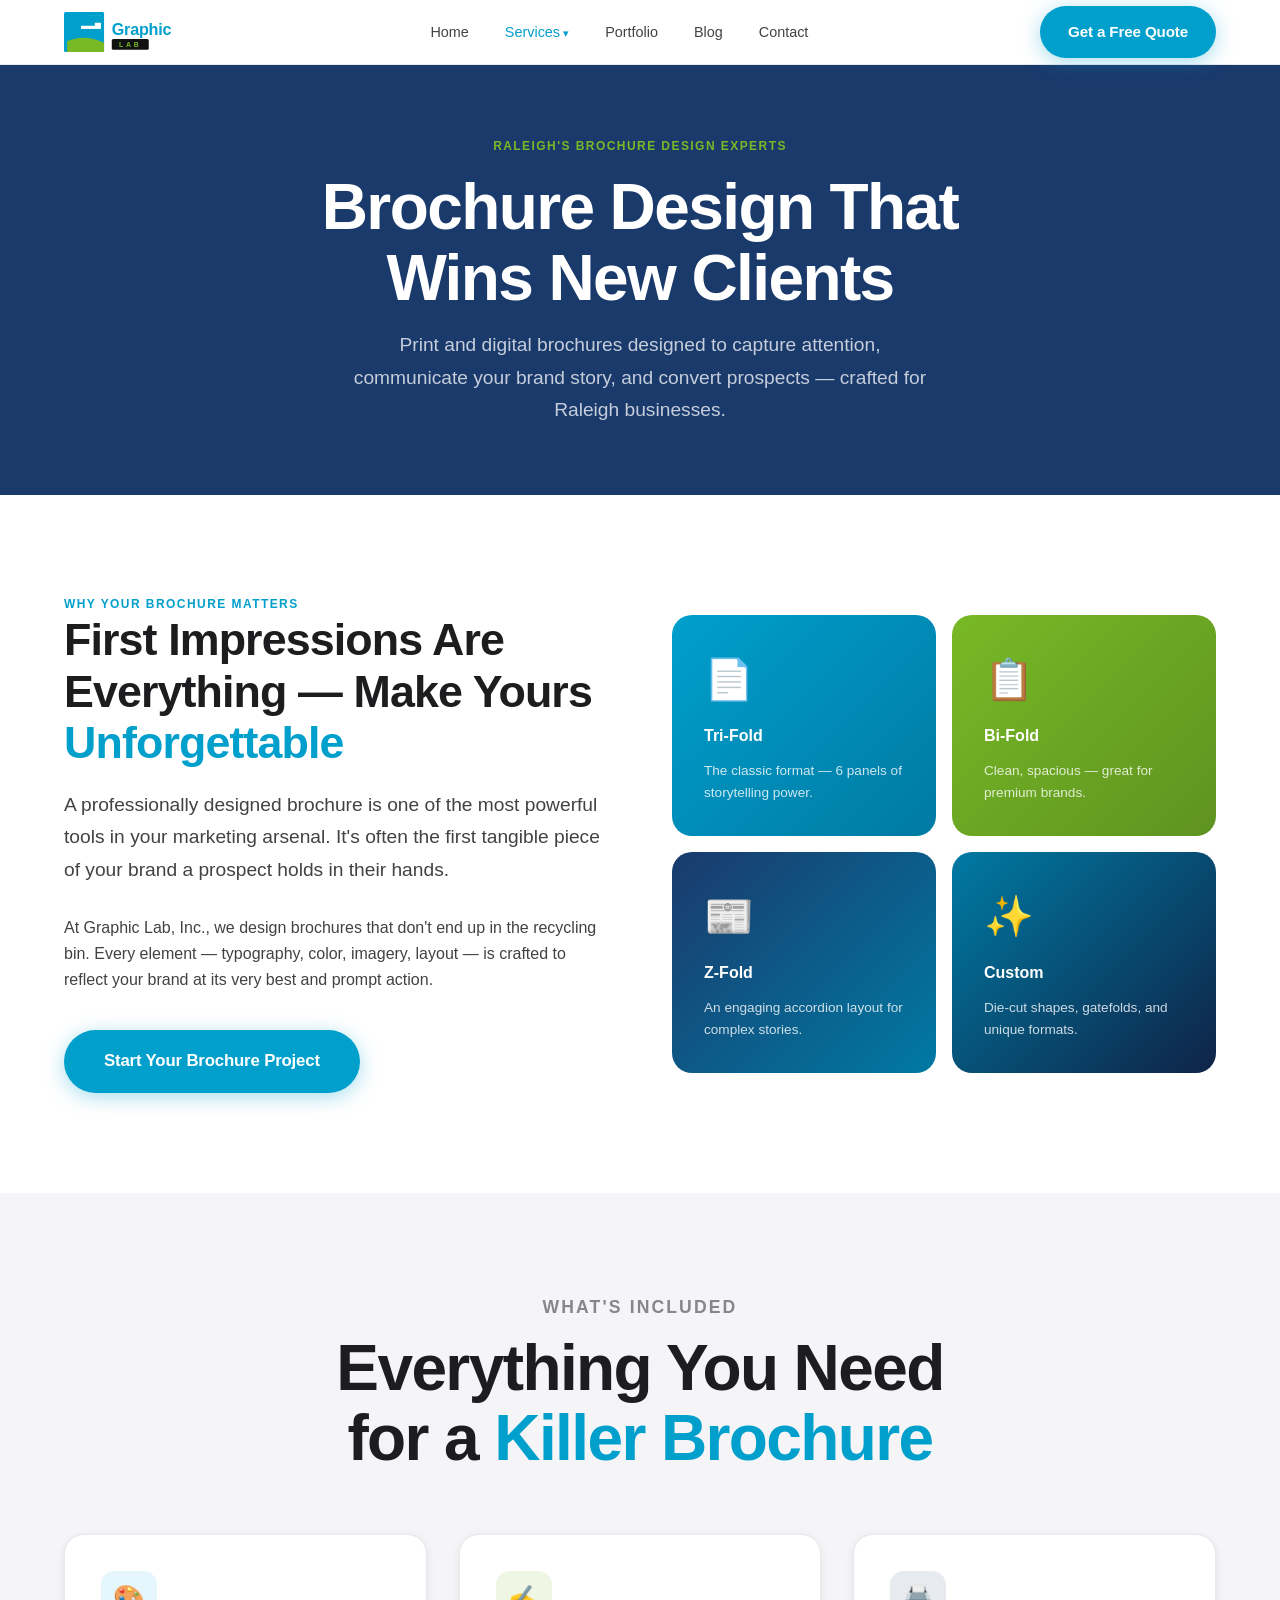
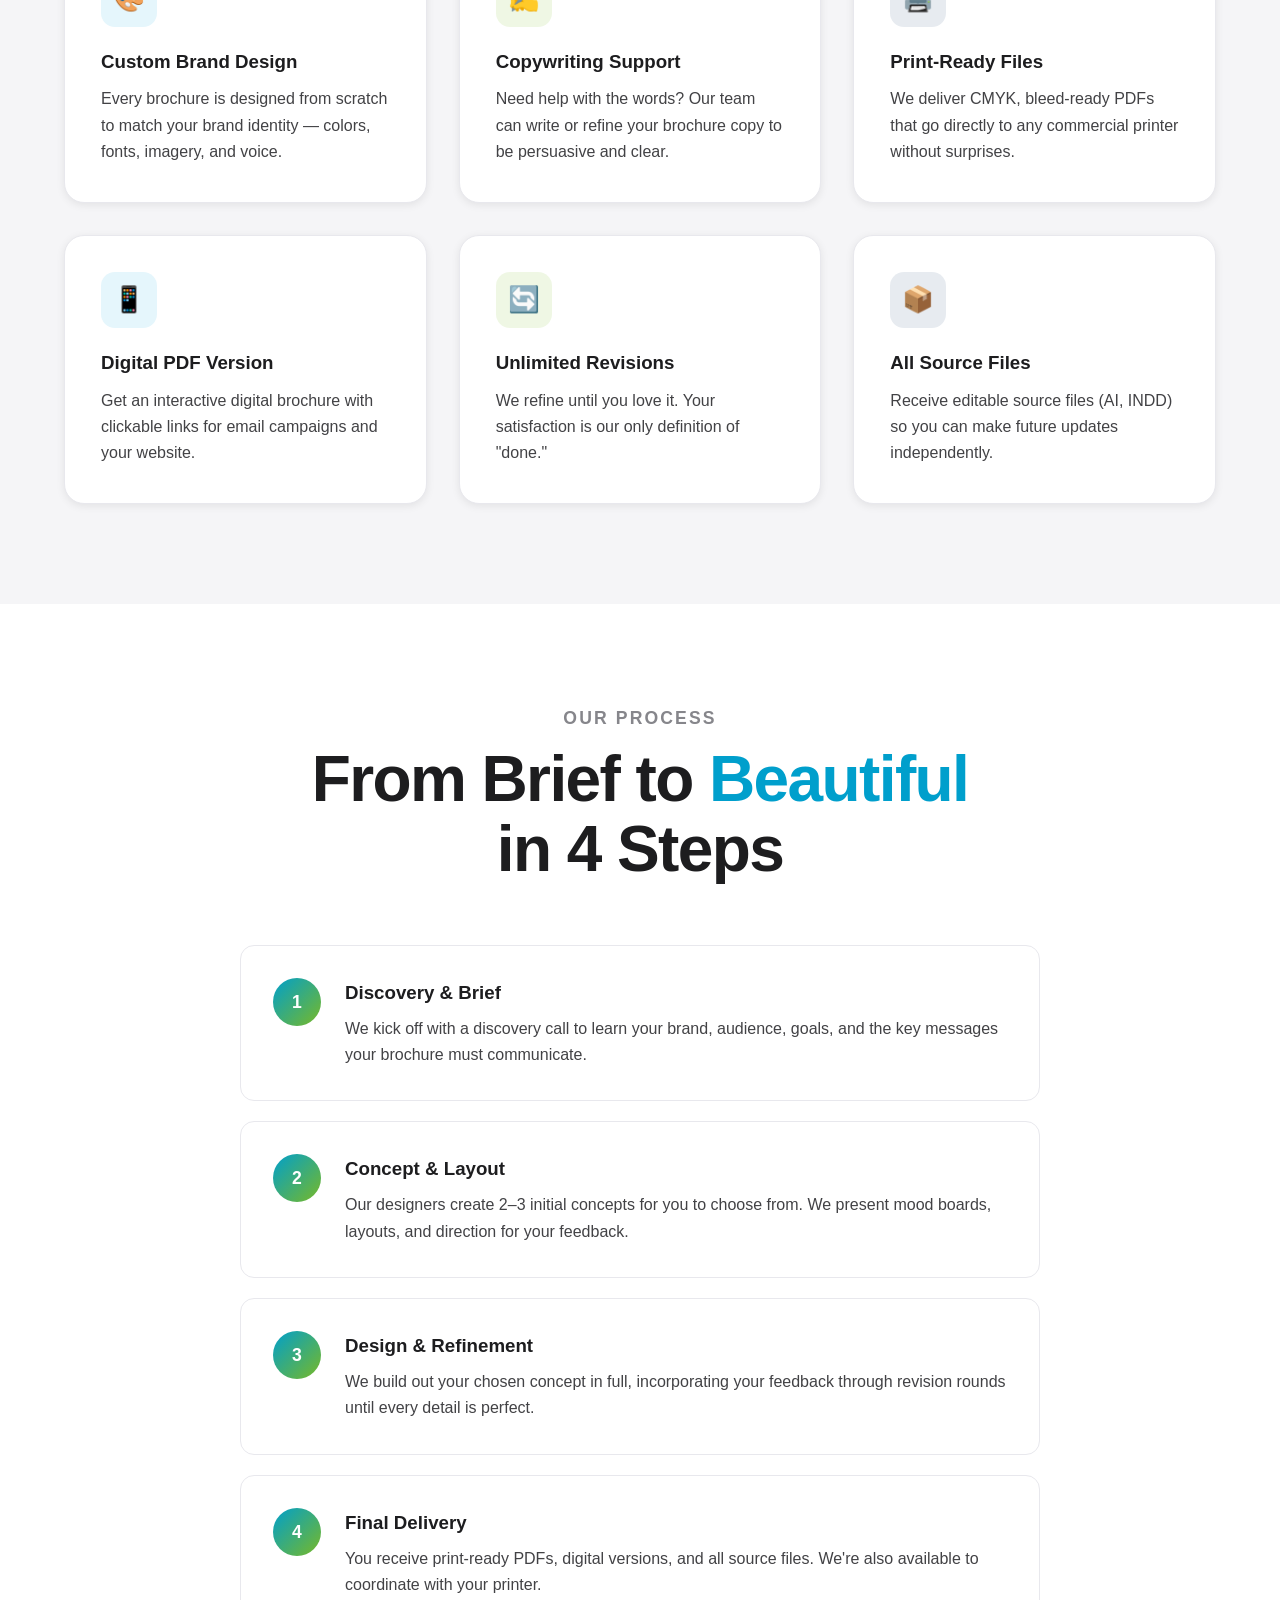
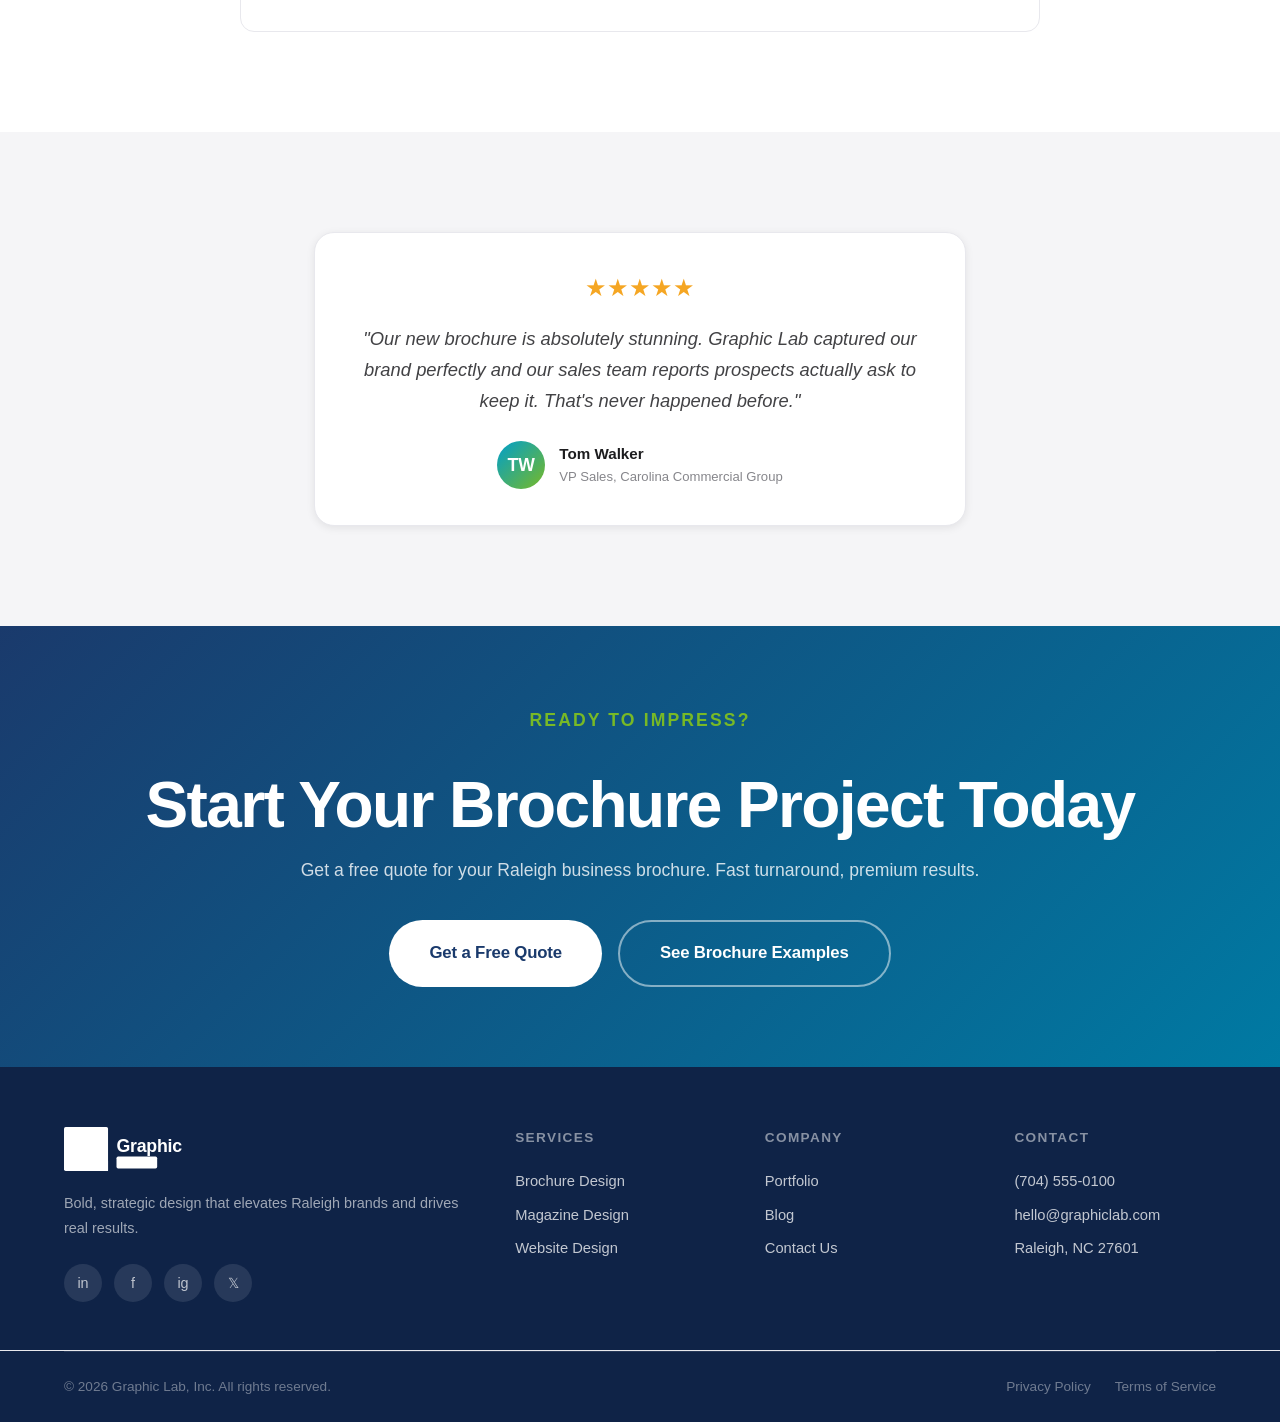
<file: brochure-design.html>
<!DOCTYPE html>
<html lang="en">
<head>
  <meta charset="UTF-8">
  <meta name="viewport" content="width=device-width, initial-scale=1.0">
  <title>Brochure Design Raleigh NC | Graphic Lab, Inc.</title>
  <meta name="description" content="Professional brochure design in Raleigh, NC. Tri-fold, bi-fold, and custom print brochures that convert prospects into clients. Get a free quote today.">
  <meta name="keywords" content="brochure design Raleigh NC, print brochure design, tri-fold brochure, bi-fold brochure, marketing brochure Raleigh">
  <link rel="canonical" href="https://www.graphiclab.com/brochure-design.html">
  <link rel="stylesheet" href="styles.css">
  <script type="application/ld+json">
  {
    "@context": "https://schema.org",
    "@type": "Service",
    "name": "Brochure Design",
    "provider": { "@type": "LocalBusiness", "name": "Graphic Lab, Inc.", "address": { "@type": "PostalAddress", "addressLocality": "Raleigh", "addressRegion": "NC" } },
    "description": "Professional brochure design for Raleigh, NC businesses. Tri-fold, bi-fold, and custom formats.",
    "areaServed": "Raleigh, NC"
  }
  </script>
</head>
<body>

<nav class="nav">
  <div class="nav-inner">
    <a href="index.html" class="nav-logo"><img src="logo.svg" alt="Graphic Lab, Inc." width="180" height="49"></a>
    <ul class="nav-links">
      <li><a href="index.html">Home</a></li>
      <li class="nav-dropdown">
        <a href="#" class="active">Services</a>
        <div class="dropdown-menu">
          <a href="brochure-design.html">📄 Brochure Design</a>
          <a href="magazine-design.html">📖 Magazine Design</a>
          <a href="website-design.html">💻 Website Design</a>
        </div>
      </li>
      <li><a href="portfolio.html">Portfolio</a></li>
      <li><a href="blog.html">Blog</a></li>
      <li><a href="contact.html">Contact</a></li>
    </ul>
    <a href="contact.html" class="btn btn-primary nav-cta">Get a Free Quote</a>
    <button class="nav-hamburger" id="hamburger" aria-label="Open menu"><span></span><span></span><span></span></button>
  </div>
</nav>
<div class="mobile-nav" id="mobileNav">
  <a href="index.html">Home</a>
  <a href="brochure-design.html">Brochure Design</a>
  <a href="magazine-design.html">Magazine Design</a>
  <a href="website-design.html">Website Design</a>
  <a href="portfolio.html">Portfolio</a>
  <a href="blog.html">Blog</a>
  <a href="contact.html">Contact Us</a>
</div>

<!-- PAGE HERO -->
<section class="page-hero">
  <div class="container">
    <p class="label">Raleigh's Brochure Design Experts</p>
    <h1 class="display-lg">Brochure Design That<br>Wins New Clients</h1>
    <p class="body-lg">Print and digital brochures designed to capture attention, communicate your brand story, and convert prospects — crafted for Raleigh businesses.</p>
  </div>
</section>

<!-- INTRO -->
<section class="section">
  <div class="container">
    <div style="display:grid; grid-template-columns:1fr 1fr; gap:64px; align-items:center;">
      <div class="reveal">
        <p class="label">Why Your Brochure Matters</p>
        <h2 class="display-md" style="margin-bottom:20px;">First Impressions Are Everything — Make Yours <span class="text-teal">Unforgettable</span></h2>
        <p class="body-lg" style="margin-bottom:28px;">A professionally designed brochure is one of the most powerful tools in your marketing arsenal. It's often the first tangible piece of your brand a prospect holds in their hands.</p>
        <p class="body-md" style="margin-bottom:36px;">At Graphic Lab, Inc., we design brochures that don't end up in the recycling bin. Every element — typography, color, imagery, layout — is crafted to reflect your brand at its very best and prompt action.</p>
        <a href="contact.html" class="btn btn-primary btn-lg">Start Your Brochure Project</a>
      </div>
      <div class="reveal delay-2">
        <div style="display:grid; grid-template-columns:1fr 1fr; gap:16px;">
          <div style="background:linear-gradient(135deg,var(--teal),var(--teal-dark));border-radius:var(--radius-lg);padding:32px;color:white;display:flex;flex-direction:column;gap:12px;">
            <div style="font-size:2.5rem;">📄</div>
            <div style="font-weight:700;">Tri-Fold</div>
            <div style="font-size:0.85rem;opacity:0.8;">The classic format — 6 panels of storytelling power.</div>
          </div>
          <div style="background:linear-gradient(135deg,var(--green),var(--green-dark));border-radius:var(--radius-lg);padding:32px;color:white;display:flex;flex-direction:column;gap:12px;">
            <div style="font-size:2.5rem;">📋</div>
            <div style="font-weight:700;">Bi-Fold</div>
            <div style="font-size:0.85rem;opacity:0.8;">Clean, spacious — great for premium brands.</div>
          </div>
          <div style="background:linear-gradient(135deg,var(--navy),var(--teal-dark));border-radius:var(--radius-lg);padding:32px;color:white;display:flex;flex-direction:column;gap:12px;">
            <div style="font-size:2.5rem;">📰</div>
            <div style="font-weight:700;">Z-Fold</div>
            <div style="font-size:0.85rem;opacity:0.8;">An engaging accordion layout for complex stories.</div>
          </div>
          <div style="background:linear-gradient(135deg,var(--teal-dark),var(--navy-dark));border-radius:var(--radius-lg);padding:32px;color:white;display:flex;flex-direction:column;gap:12px;">
            <div style="font-size:2.5rem;">✨</div>
            <div style="font-weight:700;">Custom</div>
            <div style="font-size:0.85rem;opacity:0.8;">Die-cut shapes, gatefolds, and unique formats.</div>
          </div>
        </div>
      </div>
    </div>
  </div>
</section>

<!-- FEATURES -->
<section class="section bg-off-white">
  <div class="container">
    <div class="section-header reveal">
      <p class="label">What's Included</p>
      <h2 class="display-lg">Everything You Need for a <span class="text-teal">Killer Brochure</span></h2>
    </div>
    <div class="grid-3">
      <div class="card reveal">
        <div class="card-icon">🎨</div>
        <h3 style="font-weight:700;margin-bottom:10px;">Custom Brand Design</h3>
        <p class="body-md">Every brochure is designed from scratch to match your brand identity — colors, fonts, imagery, and voice.</p>
      </div>
      <div class="card reveal delay-1">
        <div class="card-icon green">✍️</div>
        <h3 style="font-weight:700;margin-bottom:10px;">Copywriting Support</h3>
        <p class="body-md">Need help with the words? Our team can write or refine your brochure copy to be persuasive and clear.</p>
      </div>
      <div class="card reveal delay-2">
        <div class="card-icon navy">🖨️</div>
        <h3 style="font-weight:700;margin-bottom:10px;">Print-Ready Files</h3>
        <p class="body-md">We deliver CMYK, bleed-ready PDFs that go directly to any commercial printer without surprises.</p>
      </div>
      <div class="card reveal">
        <div class="card-icon">📱</div>
        <h3 style="font-weight:700;margin-bottom:10px;">Digital PDF Version</h3>
        <p class="body-md">Get an interactive digital brochure with clickable links for email campaigns and your website.</p>
      </div>
      <div class="card reveal delay-1">
        <div class="card-icon green">🔄</div>
        <h3 style="font-weight:700;margin-bottom:10px;">Unlimited Revisions</h3>
        <p class="body-md">We refine until you love it. Your satisfaction is our only definition of "done."</p>
      </div>
      <div class="card reveal delay-2">
        <div class="card-icon navy">📦</div>
        <h3 style="font-weight:700;margin-bottom:10px;">All Source Files</h3>
        <p class="body-md">Receive editable source files (AI, INDD) so you can make future updates independently.</p>
      </div>
    </div>
  </div>
</section>

<!-- PROCESS -->
<section class="section">
  <div class="container">
    <div class="section-header reveal">
      <p class="label">Our Process</p>
      <h2 class="display-lg">From Brief to <span class="text-teal">Beautiful</span> in 4 Steps</h2>
    </div>
    <div style="display:flex; flex-direction:column; gap:20px; max-width:800px; margin:0 auto;">
      <div class="process-step reveal">
        <div class="step-number">1</div>
        <div>
          <h3 style="font-weight:700;margin-bottom:8px;">Discovery & Brief</h3>
          <p class="body-md">We kick off with a discovery call to learn your brand, audience, goals, and the key messages your brochure must communicate.</p>
        </div>
      </div>
      <div class="process-step reveal delay-1">
        <div class="step-number">2</div>
        <div>
          <h3 style="font-weight:700;margin-bottom:8px;">Concept & Layout</h3>
          <p class="body-md">Our designers create 2–3 initial concepts for you to choose from. We present mood boards, layouts, and direction for your feedback.</p>
        </div>
      </div>
      <div class="process-step reveal delay-2">
        <div class="step-number">3</div>
        <div>
          <h3 style="font-weight:700;margin-bottom:8px;">Design & Refinement</h3>
          <p class="body-md">We build out your chosen concept in full, incorporating your feedback through revision rounds until every detail is perfect.</p>
        </div>
      </div>
      <div class="process-step reveal delay-3">
        <div class="step-number">4</div>
        <div>
          <h3 style="font-weight:700;margin-bottom:8px;">Final Delivery</h3>
          <p class="body-md">You receive print-ready PDFs, digital versions, and all source files. We're also available to coordinate with your printer.</p>
        </div>
      </div>
    </div>
  </div>
</section>

<!-- TESTIMONIAL -->
<section class="section bg-off-white">
  <div class="container" style="max-width:700px;margin:0 auto;text-align:center;">
    <div class="testimonial reveal">
      <div class="testimonial-stars" style="font-size:1.5rem;">★★★★★</div>
      <p class="testimonial-text" style="font-size:1.15rem;">"Our new brochure is absolutely stunning. Graphic Lab captured our brand perfectly and our sales team reports prospects actually ask to keep it. That's never happened before."</p>
      <div class="testimonial-author" style="justify-content:center;">
        <div class="author-avatar">TW</div>
        <div style="text-align:left;">
          <div class="author-name">Tom Walker</div>
          <div class="author-title">VP Sales, Carolina Commercial Group</div>
        </div>
      </div>
    </div>
  </div>
</section>

<!-- CTA -->
<section class="cta-banner">
  <div class="container">
    <p class="label" style="color:var(--green);">Ready to Impress?</p>
    <h2 class="display-lg" style="color:var(--white);margin-bottom:16px;">Start Your Brochure Project Today</h2>
    <p>Get a free quote for your Raleigh business brochure. Fast turnaround, premium results.</p>
    <div class="cta-group">
      <a href="contact.html" class="btn btn-white btn-lg">Get a Free Quote</a>
      <a href="portfolio.html" class="btn btn-outline-white btn-lg">See Brochure Examples</a>
    </div>
  </div>
</section>

<footer class="footer">
  <div class="container">
    <div class="footer-grid">
      <div class="footer-brand">
        <img src="logo.svg" alt="Graphic Lab, Inc.">
        <p>Bold, strategic design that elevates Raleigh brands and drives real results.</p>
        <div class="social-links mt-24">
          <a href="#" class="social-link">in</a><a href="#" class="social-link">f</a><a href="#" class="social-link">ig</a><a href="#" class="social-link">𝕏</a>
        </div>
      </div>
      <div class="footer-col">
        <h4>Services</h4>
        <a href="brochure-design.html">Brochure Design</a>
        <a href="magazine-design.html">Magazine Design</a>
        <a href="website-design.html">Website Design</a>
      </div>
      <div class="footer-col">
        <h4>Company</h4>
        <a href="portfolio.html">Portfolio</a>
        <a href="blog.html">Blog</a>
        <a href="contact.html">Contact Us</a>
      </div>
      <div class="footer-col">
        <h4>Contact</h4>
        <a href="tel:+17045550100">(704) 555-0100</a>
        <a href="mailto:hello@graphiclab.com">hello@graphiclab.com</a>
        <a href="#">Raleigh, NC 27601</a>
      </div>
    </div>
  </div>
  <div class="divider"></div>
  <div class="container">
    <div class="footer-bottom">
      <p>&copy; 2026 Graphic Lab, Inc. All rights reserved.</p>
      <div style="display:flex;gap:24px;"><a href="#">Privacy Policy</a><a href="#">Terms of Service</a></div>
    </div>
  </div>
</footer>
<script src="main.js"></script>
</body>
</html>
</file>
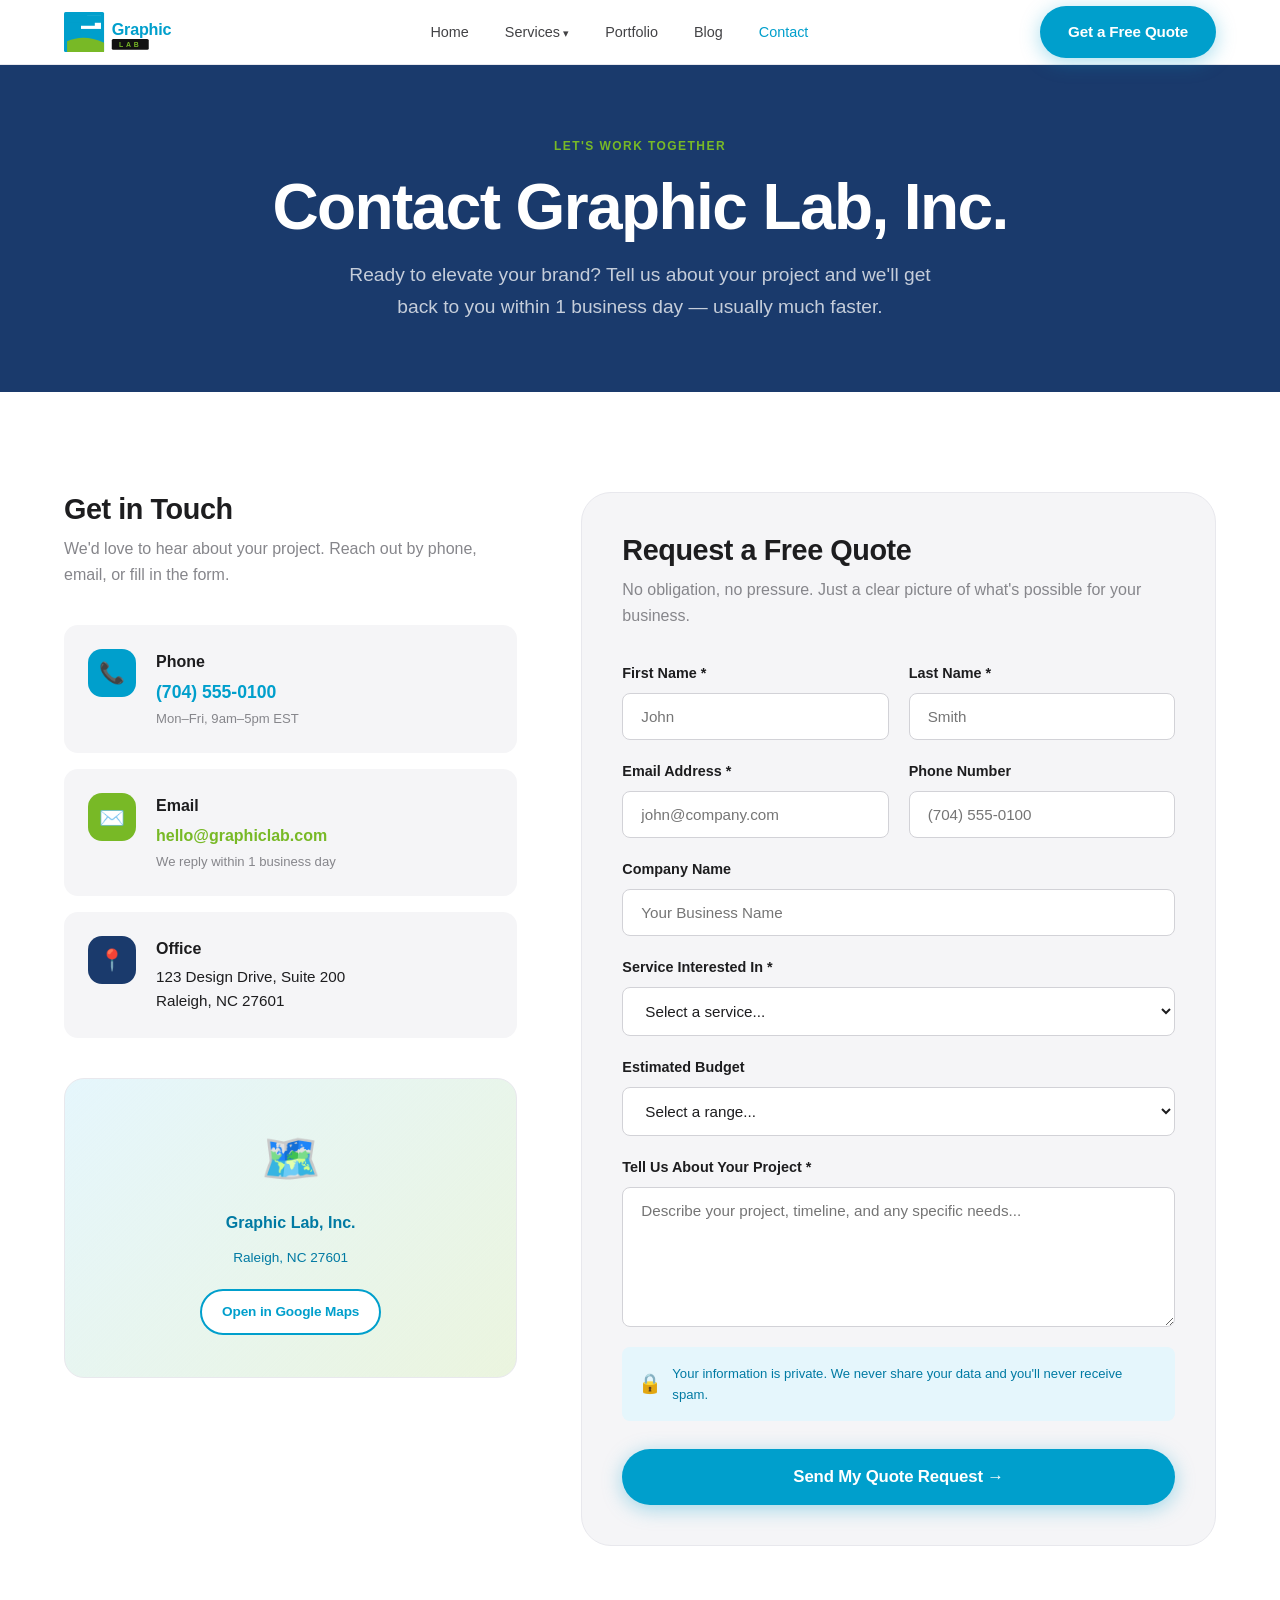
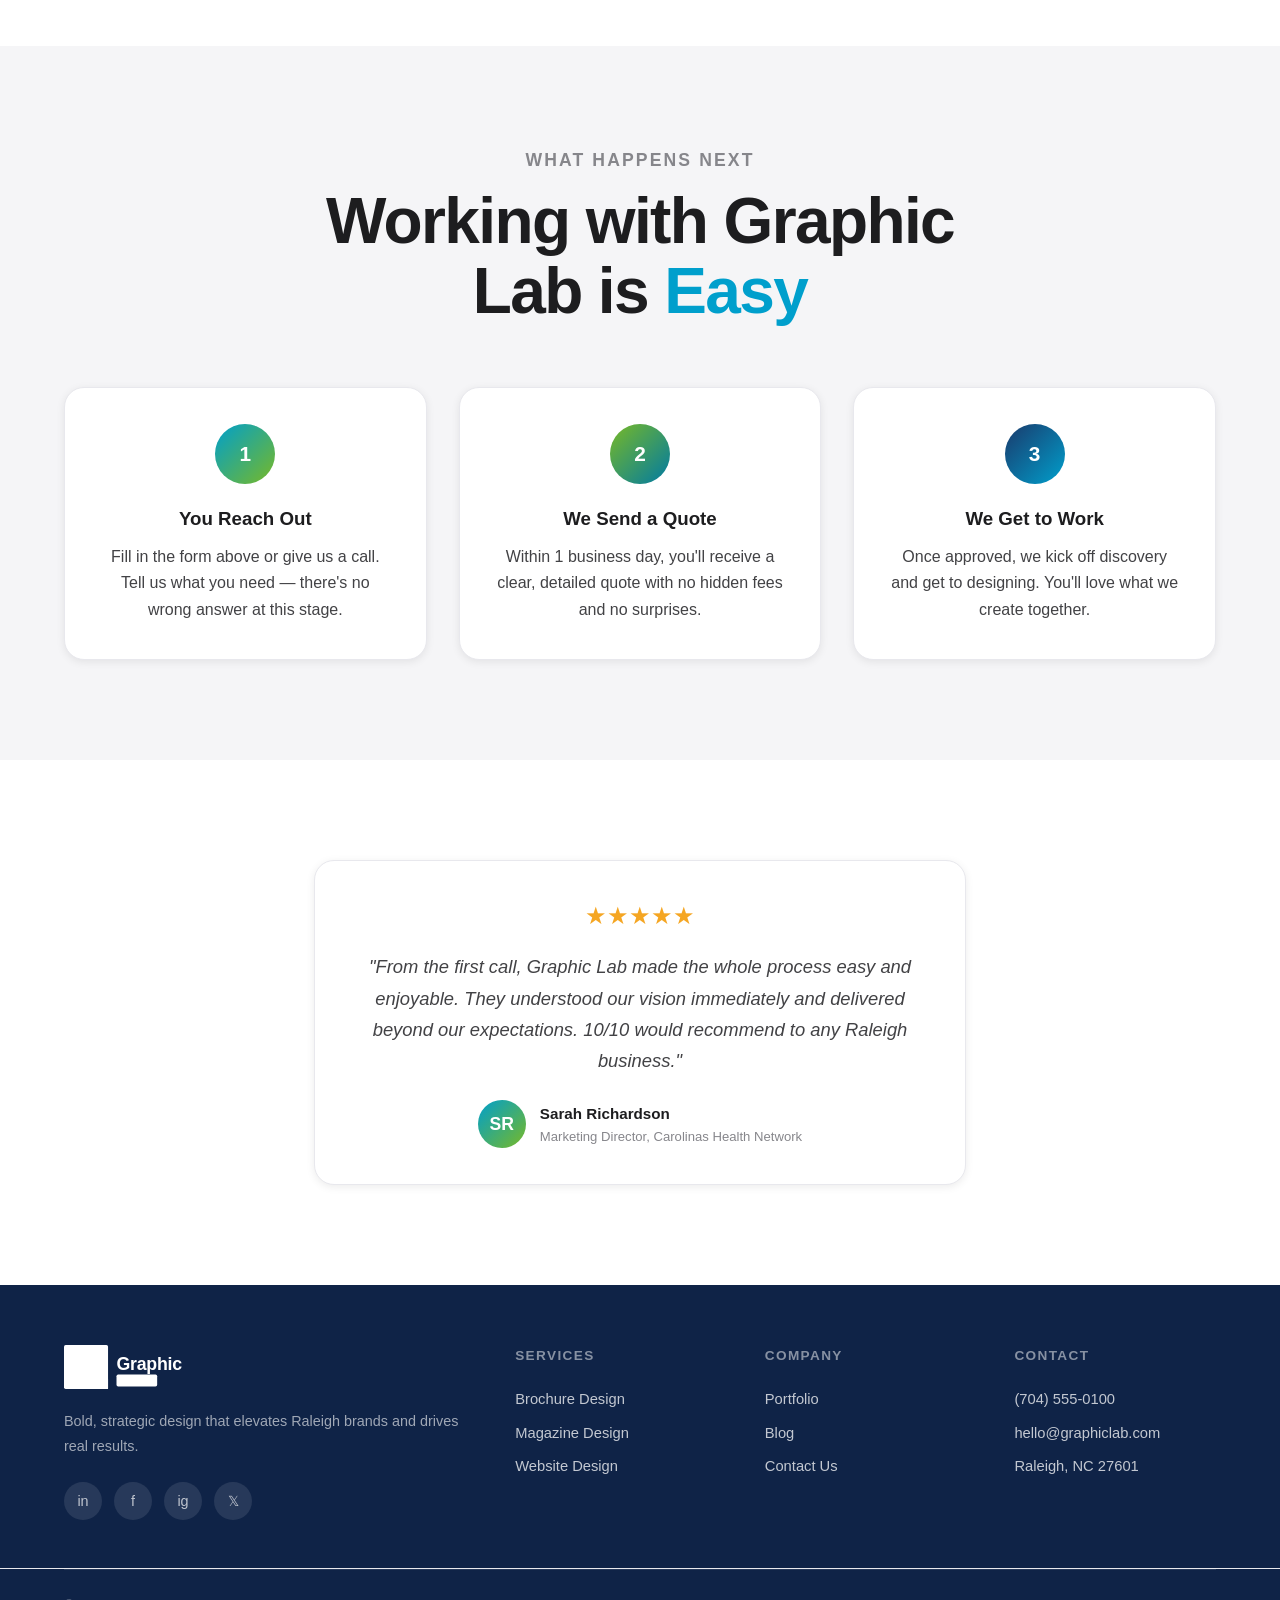
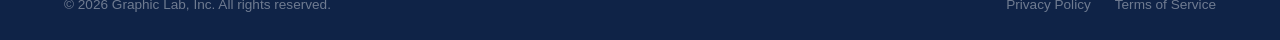
<file: contact.html>
<!DOCTYPE html>
<html lang="en">
<head>
  <meta charset="UTF-8">
  <meta name="viewport" content="width=device-width, initial-scale=1.0">
  <title>Contact Us | Graphic Lab, Inc. | Raleigh, NC</title>
  <meta name="description" content="Contact Graphic Lab, Inc. in Raleigh, NC. Get a free quote for brochure design, magazine design, or website design. We respond within 1 business day.">
  <link rel="canonical" href="https://www.graphiclab.com/contact.html">
  <link rel="stylesheet" href="styles.css">
  <style>
    .contact-info-block {
      display: flex; gap: 20px; align-items: flex-start;
      padding: 24px; background: var(--off-white);
      border-radius: var(--radius-md); transition: var(--transition);
    }
    .contact-info-block:hover { background: var(--teal-light); }
    .contact-icon {
      width: 48px; height: 48px; border-radius: var(--radius-md);
      background: var(--teal); display: flex; align-items: center;
      justify-content: center; font-size: 1.3rem; flex-shrink: 0;
    }
    .contact-icon.green { background: var(--green); }
    .contact-icon.navy  { background: var(--navy); }
    .map-placeholder {
      background: linear-gradient(135deg, var(--teal-light), rgba(120,185,38,0.15));
      border-radius: var(--radius-lg); height: 300px;
      display: flex; align-items: center; justify-content: center;
      flex-direction: column; gap: 12px; color: var(--teal-dark);
      border: 1px solid var(--gray-200);
    }
  </style>
</head>
<body>

<nav class="nav">
  <div class="nav-inner">
    <a href="index.html" class="nav-logo"><img src="logo.svg" alt="Graphic Lab, Inc." width="180" height="49"></a>
    <ul class="nav-links">
      <li><a href="index.html">Home</a></li>
      <li class="nav-dropdown">
        <a href="#">Services</a>
        <div class="dropdown-menu">
          <a href="brochure-design.html">📄 Brochure Design</a>
          <a href="magazine-design.html">📖 Magazine Design</a>
          <a href="website-design.html">💻 Website Design</a>
        </div>
      </li>
      <li><a href="portfolio.html">Portfolio</a></li>
      <li><a href="blog.html">Blog</a></li>
      <li><a href="contact.html" class="active">Contact</a></li>
    </ul>
    <a href="contact.html" class="btn btn-primary nav-cta">Get a Free Quote</a>
    <button class="nav-hamburger" id="hamburger" aria-label="Open menu"><span></span><span></span><span></span></button>
  </div>
</nav>
<div class="mobile-nav" id="mobileNav">
  <a href="index.html">Home</a>
  <a href="brochure-design.html">Brochure Design</a>
  <a href="magazine-design.html">Magazine Design</a>
  <a href="website-design.html">Website Design</a>
  <a href="portfolio.html">Portfolio</a>
  <a href="blog.html">Blog</a>
  <a href="contact.html">Contact Us</a>
</div>

<!-- PAGE HERO -->
<section class="page-hero">
  <div class="container">
    <p class="label">Let's Work Together</p>
    <h1 class="display-lg">Contact Graphic Lab, Inc.</h1>
    <p class="body-lg">Ready to elevate your brand? Tell us about your project and we'll get back to you within 1 business day — usually much faster.</p>
  </div>
</section>

<!-- CONTACT SECTION -->
<section class="section">
  <div class="container">
    <div style="display:grid; grid-template-columns:1fr 1.4fr; gap:64px;">
      <!-- Contact Info -->
      <div class="reveal">
        <h2 class="display-sm" style="margin-bottom:8px;">Get in Touch</h2>
        <p class="body-md" style="margin-bottom:36px; color:var(--gray-500);">We'd love to hear about your project. Reach out by phone, email, or fill in the form.</p>

        <div style="display:flex; flex-direction:column; gap:16px; margin-bottom:40px;">
          <div class="contact-info-block">
            <div class="contact-icon">📞</div>
            <div>
              <div style="font-weight:700; margin-bottom:4px;">Phone</div>
              <!-- ✏️ UPDATE with your real phone number -->
              <a href="tel:+17045550100" style="color:var(--teal); font-size:1.1rem; font-weight:600;">(704) 555-0100</a>
              <div style="font-size:0.82rem; color:var(--gray-500); margin-top:2px;">Mon–Fri, 9am–5pm EST</div>
            </div>
          </div>
          <div class="contact-info-block">
            <div class="contact-icon green">✉️</div>
            <div>
              <div style="font-weight:700; margin-bottom:4px;">Email</div>
              <!-- ✏️ UPDATE with your real email -->
              <a href="mailto:hello@graphiclab.com" style="color:var(--green); font-size:1rem; font-weight:600;">hello@graphiclab.com</a>
              <div style="font-size:0.82rem; color:var(--gray-500); margin-top:2px;">We reply within 1 business day</div>
            </div>
          </div>
          <div class="contact-info-block">
            <div class="contact-icon navy">📍</div>
            <div>
              <div style="font-weight:700; margin-bottom:4px;">Office</div>
              <!-- ✏️ UPDATE with your real address -->
              <div style="font-size:0.95rem;">123 Design Drive, Suite 200</div>
              <div style="font-size:0.95rem;">Raleigh, NC 27601</div>
            </div>
          </div>
        </div>

        <!-- Map Placeholder — ✏️ Replace with real Google Maps embed -->
        <div class="map-placeholder">
          <div style="font-size:3rem;">🗺️</div>
          <div style="font-weight:700; font-size:1rem;">Graphic Lab, Inc.</div>
          <div style="font-size:0.85rem;">Raleigh, NC 27601</div>
          <a href="https://maps.google.com/?q=Raleigh+NC" target="_blank" class="btn btn-secondary" style="padding:10px 20px; font-size:0.85rem; margin-top:8px;">Open in Google Maps</a>
        </div>
        <!-- ✏️ To embed a real Google Map, replace the div above with:
          <iframe src="YOUR_GOOGLE_MAPS_EMBED_URL" width="100%" height="300" style="border:0;border-radius:var(--radius-lg);" loading="lazy"></iframe>
        -->
      </div>

      <!-- Contact Form -->
      <div class="reveal delay-1">
        <div style="background:var(--off-white); border-radius:var(--radius-xl); padding:40px; border:1px solid var(--gray-200);">
          <h2 class="display-sm" style="margin-bottom:8px;">Request a Free Quote</h2>
          <p class="body-md" style="color:var(--gray-500); margin-bottom:32px;">No obligation, no pressure. Just a clear picture of what's possible for your business.</p>
          <form class="contact-form" id="contactForm" novalidate>
            <div class="form-row">
              <div class="form-group">
                <label for="fname">First Name *</label>
                <input type="text" id="fname" name="fname" placeholder="John" required>
              </div>
              <div class="form-group">
                <label for="lname">Last Name *</label>
                <input type="text" id="lname" name="lname" placeholder="Smith" required>
              </div>
            </div>
            <div class="form-row">
              <div class="form-group">
                <label for="email">Email Address *</label>
                <input type="email" id="email" name="email" placeholder="john@company.com" required>
              </div>
              <div class="form-group">
                <label for="phone">Phone Number</label>
                <input type="tel" id="phone" name="phone" placeholder="(704) 555-0100">
              </div>
            </div>
            <div class="form-group">
              <label for="company">Company Name</label>
              <input type="text" id="company" name="company" placeholder="Your Business Name">
            </div>
            <div class="form-group">
              <label for="service">Service Interested In *</label>
              <select id="service" name="service" required>
                <option value="" disabled selected>Select a service...</option>
                <option value="brochure">Brochure Design</option>
                <option value="magazine">Magazine / Publication Design</option>
                <option value="website">Website Design</option>
                <option value="multiple">Multiple Services</option>
                <option value="other">Other / Not Sure Yet</option>
              </select>
            </div>
            <div class="form-group">
              <label for="budget">Estimated Budget</label>
              <select id="budget" name="budget">
                <option value="" disabled selected>Select a range...</option>
                <option value="under2k">Under $2,000</option>
                <option value="2k-5k">$2,000 – $5,000</option>
                <option value="5k-10k">$5,000 – $10,000</option>
                <option value="10k-25k">$10,000 – $25,000</option>
                <option value="25k+">$25,000+</option>
              </select>
            </div>
            <div class="form-group">
              <label for="message">Tell Us About Your Project *</label>
              <textarea id="message" name="message" placeholder="Describe your project, timeline, and any specific needs..." required></textarea>
            </div>
            <div style="display:flex; align-items:center; gap:10px; padding:16px; background:var(--teal-light); border-radius:var(--radius-sm); margin-bottom:8px;">
              <div style="font-size:1.2rem;">🔒</div>
              <div style="font-size:0.82rem; color:var(--teal-dark);">Your information is private. We never share your data and you'll never receive spam.</div>
            </div>
            <button type="submit" class="btn btn-primary btn-lg" style="width:100%; justify-content:center;">
              Send My Quote Request →
            </button>
          </form>
        </div>
      </div>
    </div>
  </div>
</section>

<!-- WHY CONTACT US -->
<section class="section bg-off-white">
  <div class="container">
    <div class="section-header reveal">
      <p class="label">What Happens Next</p>
      <h2 class="display-lg">Working with Graphic Lab is <span class="text-teal">Easy</span></h2>
    </div>
    <div class="grid-3">
      <div class="card reveal" style="text-align:center;">
        <div style="width:60px;height:60px;background:linear-gradient(135deg,var(--teal),var(--green));border-radius:50%;display:flex;align-items:center;justify-content:center;color:white;font-weight:800;font-size:1.3rem;margin:0 auto 20px;">1</div>
        <h3 style="font-weight:700;margin-bottom:10px;">You Reach Out</h3>
        <p class="body-md">Fill in the form above or give us a call. Tell us what you need — there's no wrong answer at this stage.</p>
      </div>
      <div class="card reveal delay-1" style="text-align:center;">
        <div style="width:60px;height:60px;background:linear-gradient(135deg,var(--green),var(--teal-dark));border-radius:50%;display:flex;align-items:center;justify-content:center;color:white;font-weight:800;font-size:1.3rem;margin:0 auto 20px;">2</div>
        <h3 style="font-weight:700;margin-bottom:10px;">We Send a Quote</h3>
        <p class="body-md">Within 1 business day, you'll receive a clear, detailed quote with no hidden fees and no surprises.</p>
      </div>
      <div class="card reveal delay-2" style="text-align:center;">
        <div style="width:60px;height:60px;background:linear-gradient(135deg,var(--navy),var(--teal));border-radius:50%;display:flex;align-items:center;justify-content:center;color:white;font-weight:800;font-size:1.3rem;margin:0 auto 20px;">3</div>
        <h3 style="font-weight:700;margin-bottom:10px;">We Get to Work</h3>
        <p class="body-md">Once approved, we kick off discovery and get to designing. You'll love what we create together.</p>
      </div>
    </div>
  </div>
</section>

<!-- TESTIMONIAL -->
<section class="section">
  <div class="container" style="max-width:700px;margin:0 auto;text-align:center;">
    <div class="testimonial reveal">
      <div class="testimonial-stars" style="font-size:1.5rem;">★★★★★</div>
      <p class="testimonial-text" style="font-size:1.15rem;">"From the first call, Graphic Lab made the whole process easy and enjoyable. They understood our vision immediately and delivered beyond our expectations. 10/10 would recommend to any Raleigh business."</p>
      <div class="testimonial-author" style="justify-content:center;">
        <div class="author-avatar">SR</div>
        <div style="text-align:left;">
          <div class="author-name">Sarah Richardson</div>
          <div class="author-title">Marketing Director, Carolinas Health Network</div>
        </div>
      </div>
    </div>
  </div>
</section>

<footer class="footer">
  <div class="container">
    <div class="footer-grid">
      <div class="footer-brand">
        <img src="logo.svg" alt="Graphic Lab, Inc.">
        <p>Bold, strategic design that elevates Raleigh brands and drives real results.</p>
        <div class="social-links mt-24">
          <a href="#" class="social-link">in</a><a href="#" class="social-link">f</a><a href="#" class="social-link">ig</a><a href="#" class="social-link">𝕏</a>
        </div>
      </div>
      <div class="footer-col">
        <h4>Services</h4>
        <a href="brochure-design.html">Brochure Design</a>
        <a href="magazine-design.html">Magazine Design</a>
        <a href="website-design.html">Website Design</a>
      </div>
      <div class="footer-col">
        <h4>Company</h4>
        <a href="portfolio.html">Portfolio</a>
        <a href="blog.html">Blog</a>
        <a href="contact.html">Contact Us</a>
      </div>
      <div class="footer-col">
        <h4>Contact</h4>
        <a href="tel:+17045550100">(704) 555-0100</a>
        <a href="mailto:hello@graphiclab.com">hello@graphiclab.com</a>
        <a href="#">Raleigh, NC 27601</a>
      </div>
    </div>
  </div>
  <div class="divider"></div>
  <div class="container">
    <div class="footer-bottom">
      <p>&copy; 2026 Graphic Lab, Inc. All rights reserved.</p>
      <div style="display:flex;gap:24px;"><a href="#">Privacy Policy</a><a href="#">Terms of Service</a></div>
    </div>
  </div>
</footer>
<script src="main.js"></script>
</body>
</html>
</file>
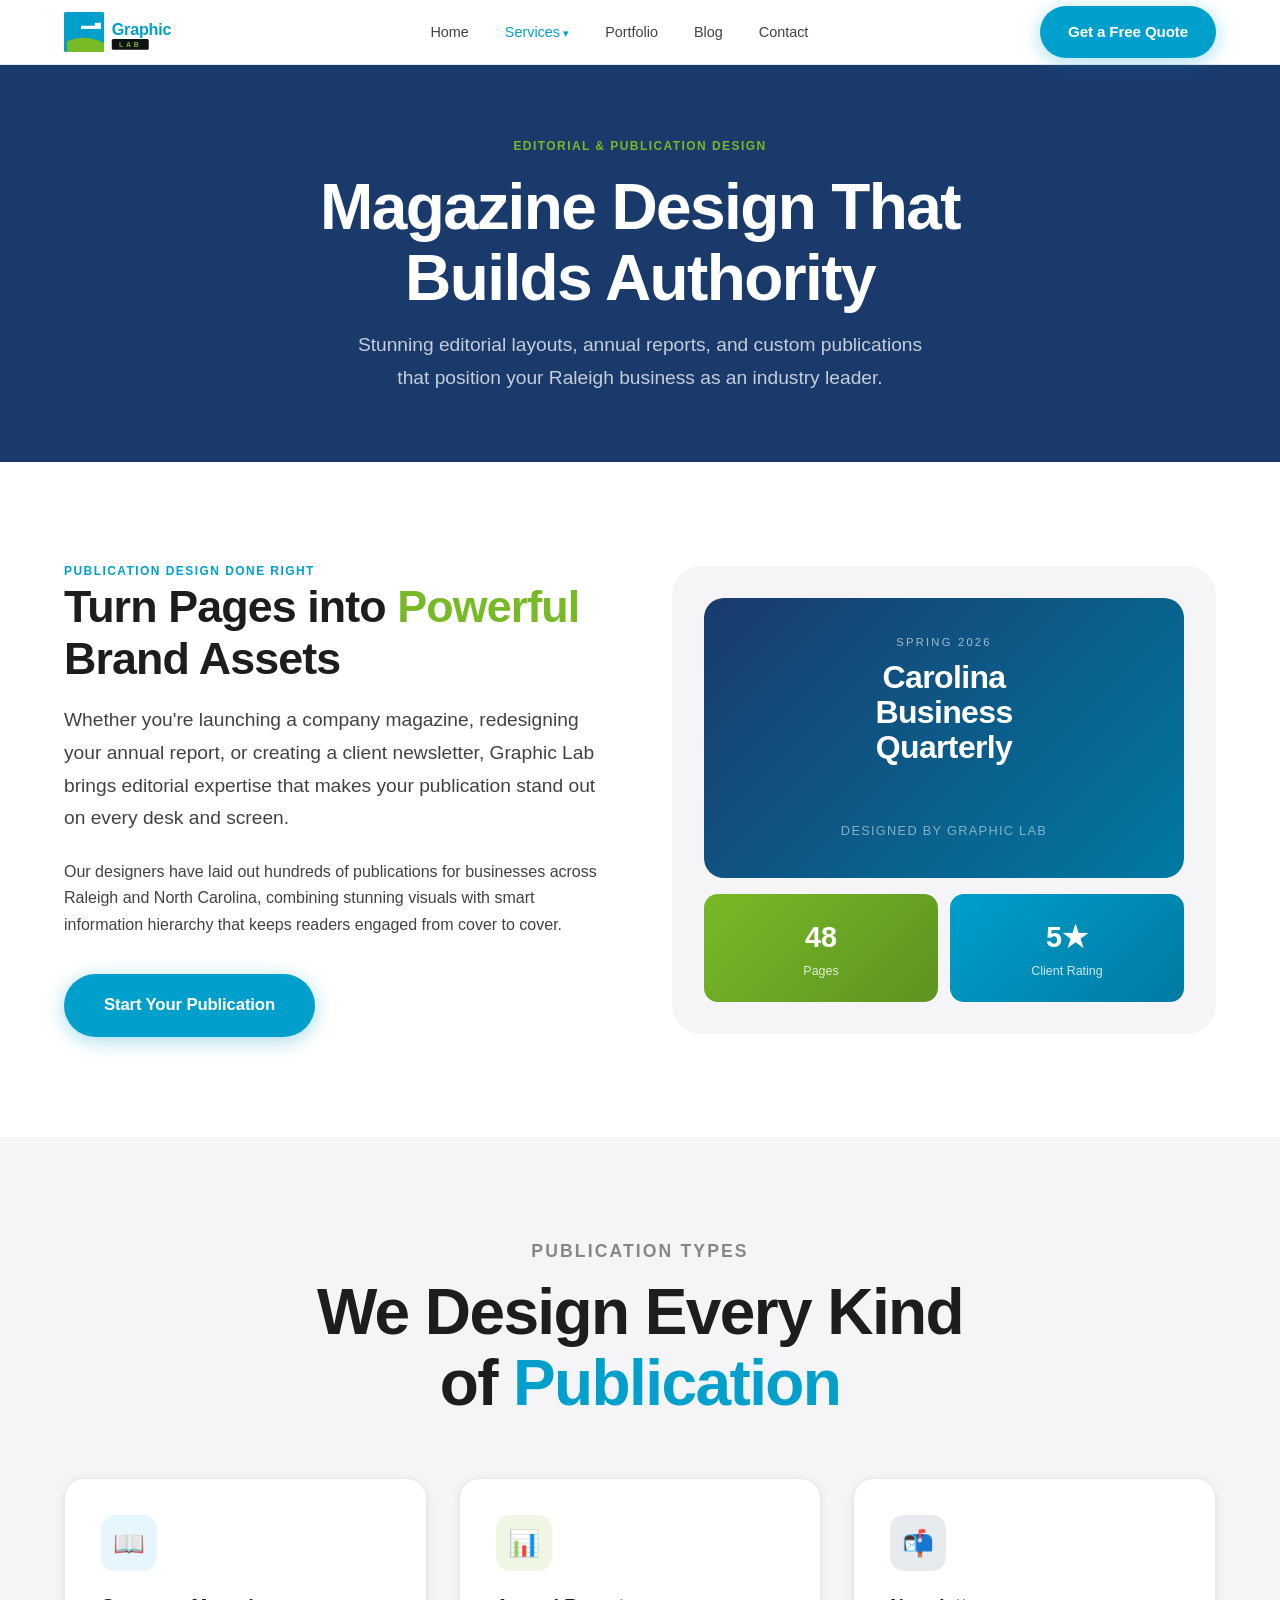
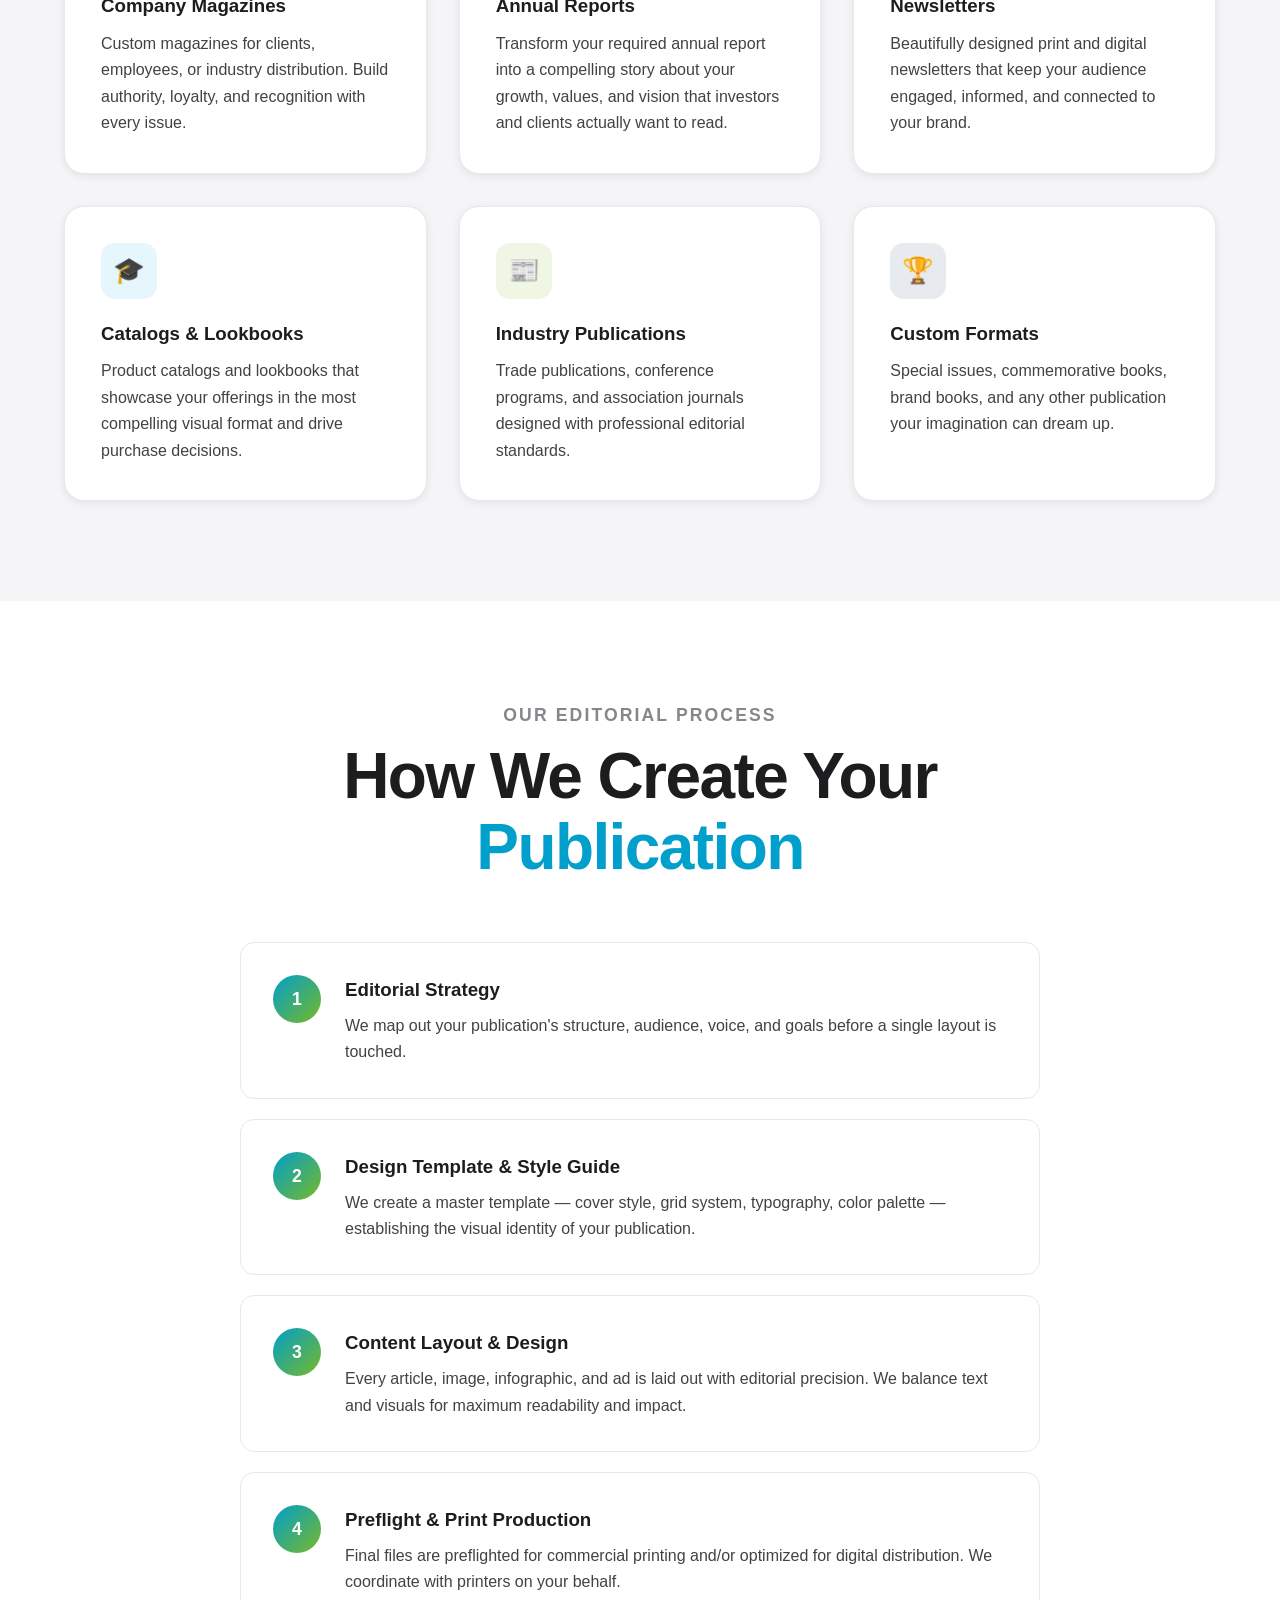
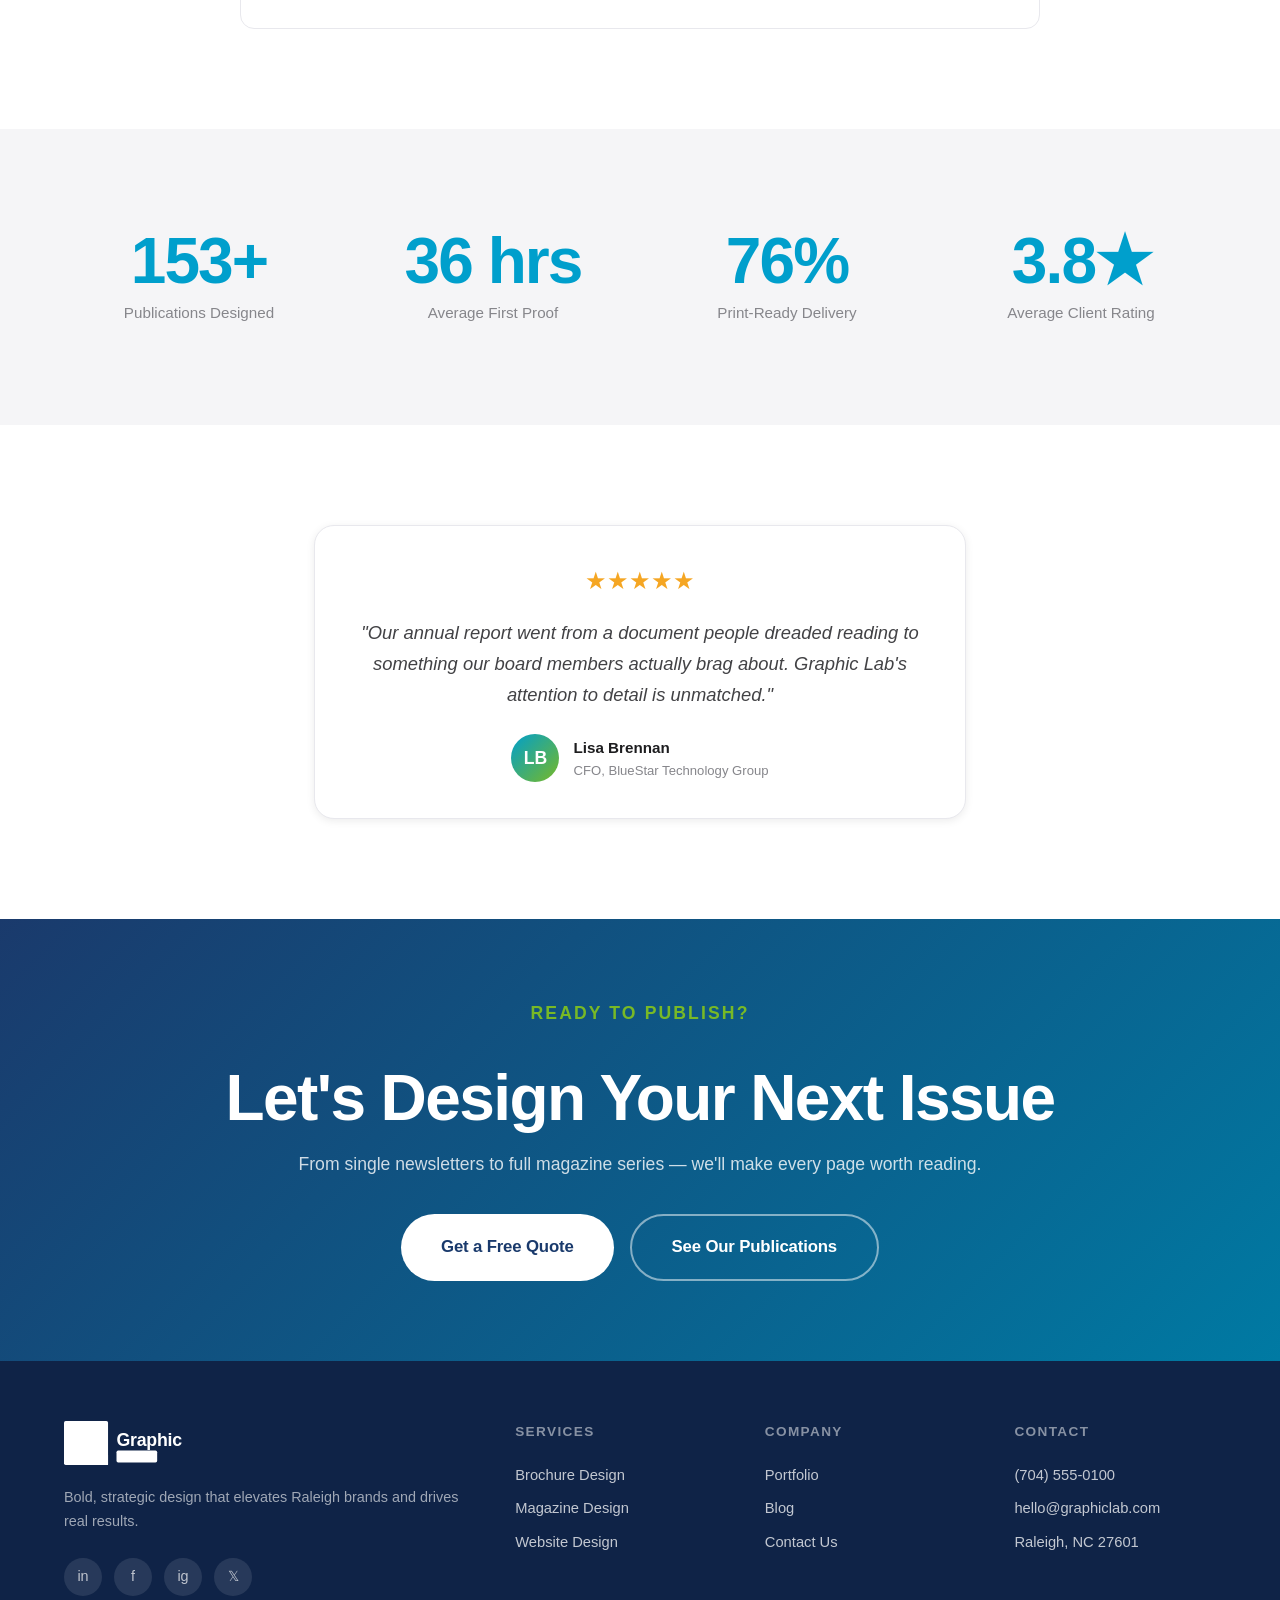
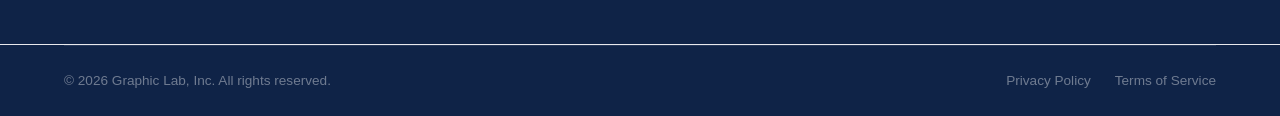
<file: magazine-design.html>
<!DOCTYPE html>
<html lang="en">
<head>
  <meta charset="UTF-8">
  <meta name="viewport" content="width=device-width, initial-scale=1.0">
  <title>Magazine Design Raleigh NC | Graphic Lab, Inc.</title>
  <meta name="description" content="Award-winning magazine and publication design in Raleigh, NC. Annual reports, newsletters, and custom magazines. Get a free quote from Graphic Lab, Inc.">
  <meta name="keywords" content="magazine design Raleigh NC, publication design, annual report design, newsletter design Raleigh, editorial layout">
  <link rel="canonical" href="https://www.graphiclab.com/magazine-design.html">
  <link rel="stylesheet" href="styles.css">
  <script type="application/ld+json">
  {
    "@context": "https://schema.org",
    "@type": "Service",
    "name": "Magazine Design",
    "provider": { "@type": "LocalBusiness", "name": "Graphic Lab, Inc.", "address": { "@type": "PostalAddress", "addressLocality": "Raleigh", "addressRegion": "NC" } },
    "description": "Professional magazine and publication design for Raleigh, NC businesses.",
    "areaServed": "Raleigh, NC"
  }
  </script>
</head>
<body>

<nav class="nav">
  <div class="nav-inner">
    <a href="index.html" class="nav-logo"><img src="logo.svg" alt="Graphic Lab, Inc." width="180" height="49"></a>
    <ul class="nav-links">
      <li><a href="index.html">Home</a></li>
      <li class="nav-dropdown">
        <a href="#" class="active">Services</a>
        <div class="dropdown-menu">
          <a href="brochure-design.html">📄 Brochure Design</a>
          <a href="magazine-design.html">📖 Magazine Design</a>
          <a href="website-design.html">💻 Website Design</a>
        </div>
      </li>
      <li><a href="portfolio.html">Portfolio</a></li>
      <li><a href="blog.html">Blog</a></li>
      <li><a href="contact.html">Contact</a></li>
    </ul>
    <a href="contact.html" class="btn btn-primary nav-cta">Get a Free Quote</a>
    <button class="nav-hamburger" id="hamburger" aria-label="Open menu"><span></span><span></span><span></span></button>
  </div>
</nav>
<div class="mobile-nav" id="mobileNav">
  <a href="index.html">Home</a>
  <a href="brochure-design.html">Brochure Design</a>
  <a href="magazine-design.html">Magazine Design</a>
  <a href="website-design.html">Website Design</a>
  <a href="portfolio.html">Portfolio</a>
  <a href="blog.html">Blog</a>
  <a href="contact.html">Contact Us</a>
</div>

<!-- PAGE HERO -->
<section class="page-hero">
  <div class="container">
    <p class="label">Editorial & Publication Design</p>
    <h1 class="display-lg">Magazine Design That<br>Builds Authority</h1>
    <p class="body-lg">Stunning editorial layouts, annual reports, and custom publications that position your Raleigh business as an industry leader.</p>
  </div>
</section>

<!-- INTRO -->
<section class="section">
  <div class="container">
    <div style="display:grid; grid-template-columns:1fr 1fr; gap:64px; align-items:center;">
      <div class="reveal">
        <p class="label">Publication Design Done Right</p>
        <h2 class="display-md" style="margin-bottom:20px;">Turn Pages into <span class="text-green">Powerful</span> Brand Assets</h2>
        <p class="body-lg" style="margin-bottom:24px;">Whether you're launching a company magazine, redesigning your annual report, or creating a client newsletter, Graphic Lab brings editorial expertise that makes your publication stand out on every desk and screen.</p>
        <p class="body-md" style="margin-bottom:36px;">Our designers have laid out hundreds of publications for businesses across Raleigh and North Carolina, combining stunning visuals with smart information hierarchy that keeps readers engaged from cover to cover.</p>
        <a href="contact.html" class="btn btn-primary btn-lg">Start Your Publication</a>
      </div>
      <div class="reveal delay-2">
        <div style="background:var(--off-white); border-radius:var(--radius-xl); padding:32px; display:flex; flex-direction:column; gap:16px;">
          <!-- Mock magazine cover -->
          <div style="background:linear-gradient(135deg,var(--navy) 0%,var(--teal-dark) 100%); border-radius:var(--radius-lg); padding:36px; color:white; text-align:center; min-height:280px; display:flex; flex-direction:column; justify-content:space-between;">
            <div>
              <div style="font-size:0.7rem;letter-spacing:0.2em;text-transform:uppercase;opacity:0.6;margin-bottom:8px;">SPRING 2026</div>
              <div style="font-size:2rem;font-weight:800;letter-spacing:-0.02em;line-height:1.1;">Carolina<br>Business<br>Quarterly</div>
            </div>
            <div style="font-size:0.8rem;opacity:0.5;letter-spacing:0.1em;">DESIGNED BY GRAPHIC LAB</div>
          </div>
          <div style="display:grid;grid-template-columns:1fr 1fr;gap:12px;">
            <div style="background:linear-gradient(135deg,var(--green),var(--green-dark));border-radius:var(--radius-md);padding:20px;color:white;text-align:center;">
              <div style="font-size:1.8rem;font-weight:800;">48</div>
              <div style="font-size:0.78rem;opacity:0.8;margin-top:2px;">Pages</div>
            </div>
            <div style="background:linear-gradient(135deg,var(--teal),var(--teal-dark));border-radius:var(--radius-md);padding:20px;color:white;text-align:center;">
              <div style="font-size:1.8rem;font-weight:800;">5★</div>
              <div style="font-size:0.78rem;opacity:0.8;margin-top:2px;">Client Rating</div>
            </div>
          </div>
        </div>
      </div>
    </div>
  </div>
</section>

<!-- PUBLICATION TYPES -->
<section class="section bg-off-white">
  <div class="container">
    <div class="section-header reveal">
      <p class="label">Publication Types</p>
      <h2 class="display-lg">We Design Every Kind of <span class="text-teal">Publication</span></h2>
    </div>
    <div class="grid-3">
      <div class="card reveal">
        <div class="card-icon">📖</div>
        <h3 style="font-weight:700;margin-bottom:10px;">Company Magazines</h3>
        <p class="body-md">Custom magazines for clients, employees, or industry distribution. Build authority, loyalty, and recognition with every issue.</p>
      </div>
      <div class="card reveal delay-1">
        <div class="card-icon green">📊</div>
        <h3 style="font-weight:700;margin-bottom:10px;">Annual Reports</h3>
        <p class="body-md">Transform your required annual report into a compelling story about your growth, values, and vision that investors and clients actually want to read.</p>
      </div>
      <div class="card reveal delay-2">
        <div class="card-icon navy">📬</div>
        <h3 style="font-weight:700;margin-bottom:10px;">Newsletters</h3>
        <p class="body-md">Beautifully designed print and digital newsletters that keep your audience engaged, informed, and connected to your brand.</p>
      </div>
      <div class="card reveal">
        <div class="card-icon">🎓</div>
        <h3 style="font-weight:700;margin-bottom:10px;">Catalogs &amp; Lookbooks</h3>
        <p class="body-md">Product catalogs and lookbooks that showcase your offerings in the most compelling visual format and drive purchase decisions.</p>
      </div>
      <div class="card reveal delay-1">
        <div class="card-icon green">📰</div>
        <h3 style="font-weight:700;margin-bottom:10px;">Industry Publications</h3>
        <p class="body-md">Trade publications, conference programs, and association journals designed with professional editorial standards.</p>
      </div>
      <div class="card reveal delay-2">
        <div class="card-icon navy">🏆</div>
        <h3 style="font-weight:700;margin-bottom:10px;">Custom Formats</h3>
        <p class="body-md">Special issues, commemorative books, brand books, and any other publication your imagination can dream up.</p>
      </div>
    </div>
  </div>
</section>

<!-- PROCESS -->
<section class="section">
  <div class="container">
    <div class="section-header reveal">
      <p class="label">Our Editorial Process</p>
      <h2 class="display-lg">How We Create Your <span class="text-teal">Publication</span></h2>
    </div>
    <div style="display:flex; flex-direction:column; gap:20px; max-width:800px; margin:0 auto;">
      <div class="process-step reveal">
        <div class="step-number">1</div>
        <div>
          <h3 style="font-weight:700;margin-bottom:8px;">Editorial Strategy</h3>
          <p class="body-md">We map out your publication's structure, audience, voice, and goals before a single layout is touched.</p>
        </div>
      </div>
      <div class="process-step reveal delay-1">
        <div class="step-number">2</div>
        <div>
          <h3 style="font-weight:700;margin-bottom:8px;">Design Template & Style Guide</h3>
          <p class="body-md">We create a master template — cover style, grid system, typography, color palette — establishing the visual identity of your publication.</p>
        </div>
      </div>
      <div class="process-step reveal delay-2">
        <div class="step-number">3</div>
        <div>
          <h3 style="font-weight:700;margin-bottom:8px;">Content Layout & Design</h3>
          <p class="body-md">Every article, image, infographic, and ad is laid out with editorial precision. We balance text and visuals for maximum readability and impact.</p>
        </div>
      </div>
      <div class="process-step reveal delay-3">
        <div class="step-number">4</div>
        <div>
          <h3 style="font-weight:700;margin-bottom:8px;">Preflight & Print Production</h3>
          <p class="body-md">Final files are preflighted for commercial printing and/or optimized for digital distribution. We coordinate with printers on your behalf.</p>
        </div>
      </div>
    </div>
  </div>
</section>

<!-- STATS -->
<section class="section bg-off-white">
  <div class="container">
    <div class="grid-4">
      <div class="stat-block reveal">
        <div class="stat-number" data-target="200" data-suffix="+">0</div>
        <div class="stat-label">Publications Designed</div>
      </div>
      <div class="stat-block reveal delay-1">
        <div class="stat-number" data-target="48" data-suffix=" hrs">0</div>
        <div class="stat-label">Average First Proof</div>
      </div>
      <div class="stat-block reveal delay-2">
        <div class="stat-number" data-target="100" data-suffix="%">0</div>
        <div class="stat-label">Print-Ready Delivery</div>
      </div>
      <div class="stat-block reveal delay-3">
        <div class="stat-number" data-target="4.9" data-suffix="★">0</div>
        <div class="stat-label">Average Client Rating</div>
      </div>
    </div>
  </div>
</section>

<!-- TESTIMONIAL -->
<section class="section">
  <div class="container" style="max-width:700px;margin:0 auto;text-align:center;">
    <div class="testimonial reveal">
      <div class="testimonial-stars" style="font-size:1.5rem;">★★★★★</div>
      <p class="testimonial-text" style="font-size:1.15rem;">"Our annual report went from a document people dreaded reading to something our board members actually brag about. Graphic Lab's attention to detail is unmatched."</p>
      <div class="testimonial-author" style="justify-content:center;">
        <div class="author-avatar">LB</div>
        <div style="text-align:left;">
          <div class="author-name">Lisa Brennan</div>
          <div class="author-title">CFO, BlueStar Technology Group</div>
        </div>
      </div>
    </div>
  </div>
</section>

<!-- CTA -->
<section class="cta-banner">
  <div class="container">
    <p class="label" style="color:var(--green);">Ready to Publish?</p>
    <h2 class="display-lg" style="color:var(--white);margin-bottom:16px;">Let's Design Your Next Issue</h2>
    <p>From single newsletters to full magazine series — we'll make every page worth reading.</p>
    <div class="cta-group">
      <a href="contact.html" class="btn btn-white btn-lg">Get a Free Quote</a>
      <a href="portfolio.html" class="btn btn-outline-white btn-lg">See Our Publications</a>
    </div>
  </div>
</section>

<footer class="footer">
  <div class="container">
    <div class="footer-grid">
      <div class="footer-brand">
        <img src="logo.svg" alt="Graphic Lab, Inc.">
        <p>Bold, strategic design that elevates Raleigh brands and drives real results.</p>
        <div class="social-links mt-24">
          <a href="#" class="social-link">in</a><a href="#" class="social-link">f</a><a href="#" class="social-link">ig</a><a href="#" class="social-link">𝕏</a>
        </div>
      </div>
      <div class="footer-col">
        <h4>Services</h4>
        <a href="brochure-design.html">Brochure Design</a>
        <a href="magazine-design.html">Magazine Design</a>
        <a href="website-design.html">Website Design</a>
      </div>
      <div class="footer-col">
        <h4>Company</h4>
        <a href="portfolio.html">Portfolio</a>
        <a href="blog.html">Blog</a>
        <a href="contact.html">Contact Us</a>
      </div>
      <div class="footer-col">
        <h4>Contact</h4>
        <a href="tel:+17045550100">(704) 555-0100</a>
        <a href="mailto:hello@graphiclab.com">hello@graphiclab.com</a>
        <a href="#">Raleigh, NC 27601</a>
      </div>
    </div>
  </div>
  <div class="divider"></div>
  <div class="container">
    <div class="footer-bottom">
      <p>&copy; 2026 Graphic Lab, Inc. All rights reserved.</p>
      <div style="display:flex;gap:24px;"><a href="#">Privacy Policy</a><a href="#">Terms of Service</a></div>
    </div>
  </div>
</footer>
<script src="main.js"></script>
</body>
</html>
</file>
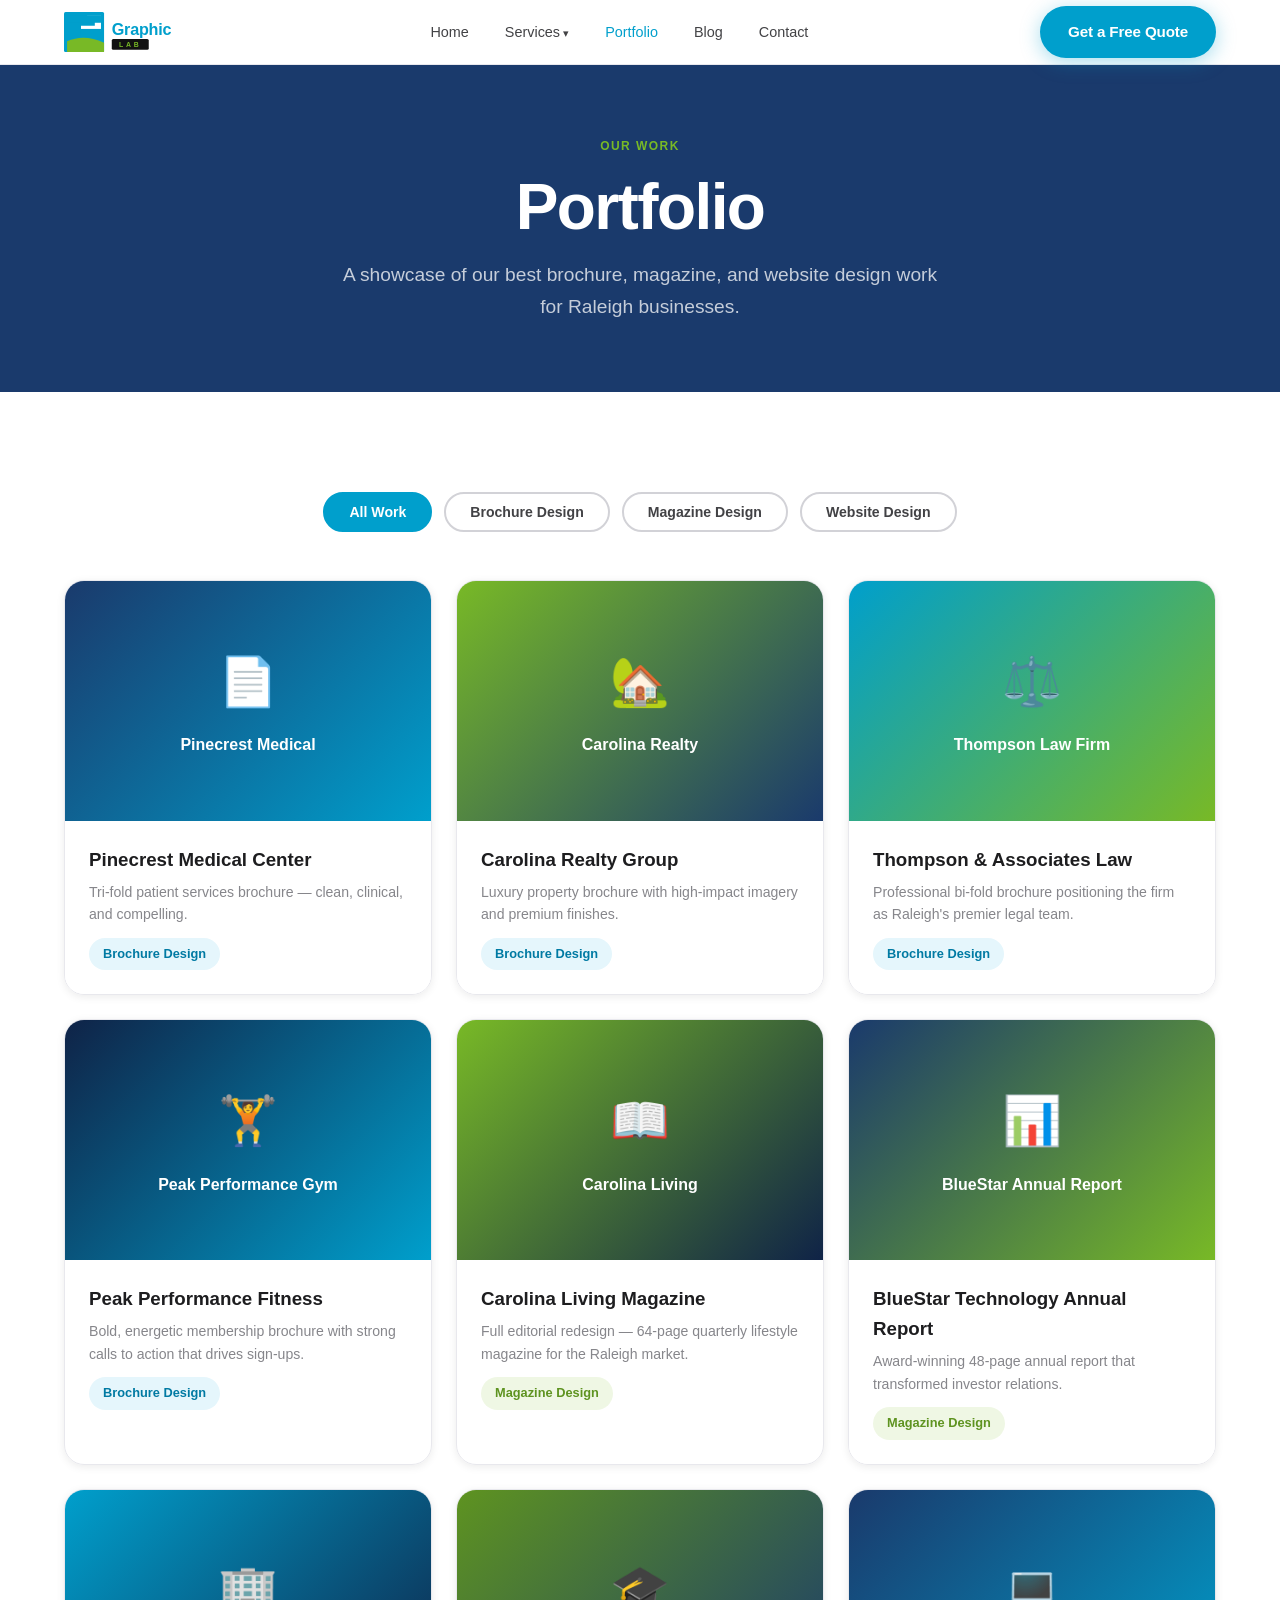
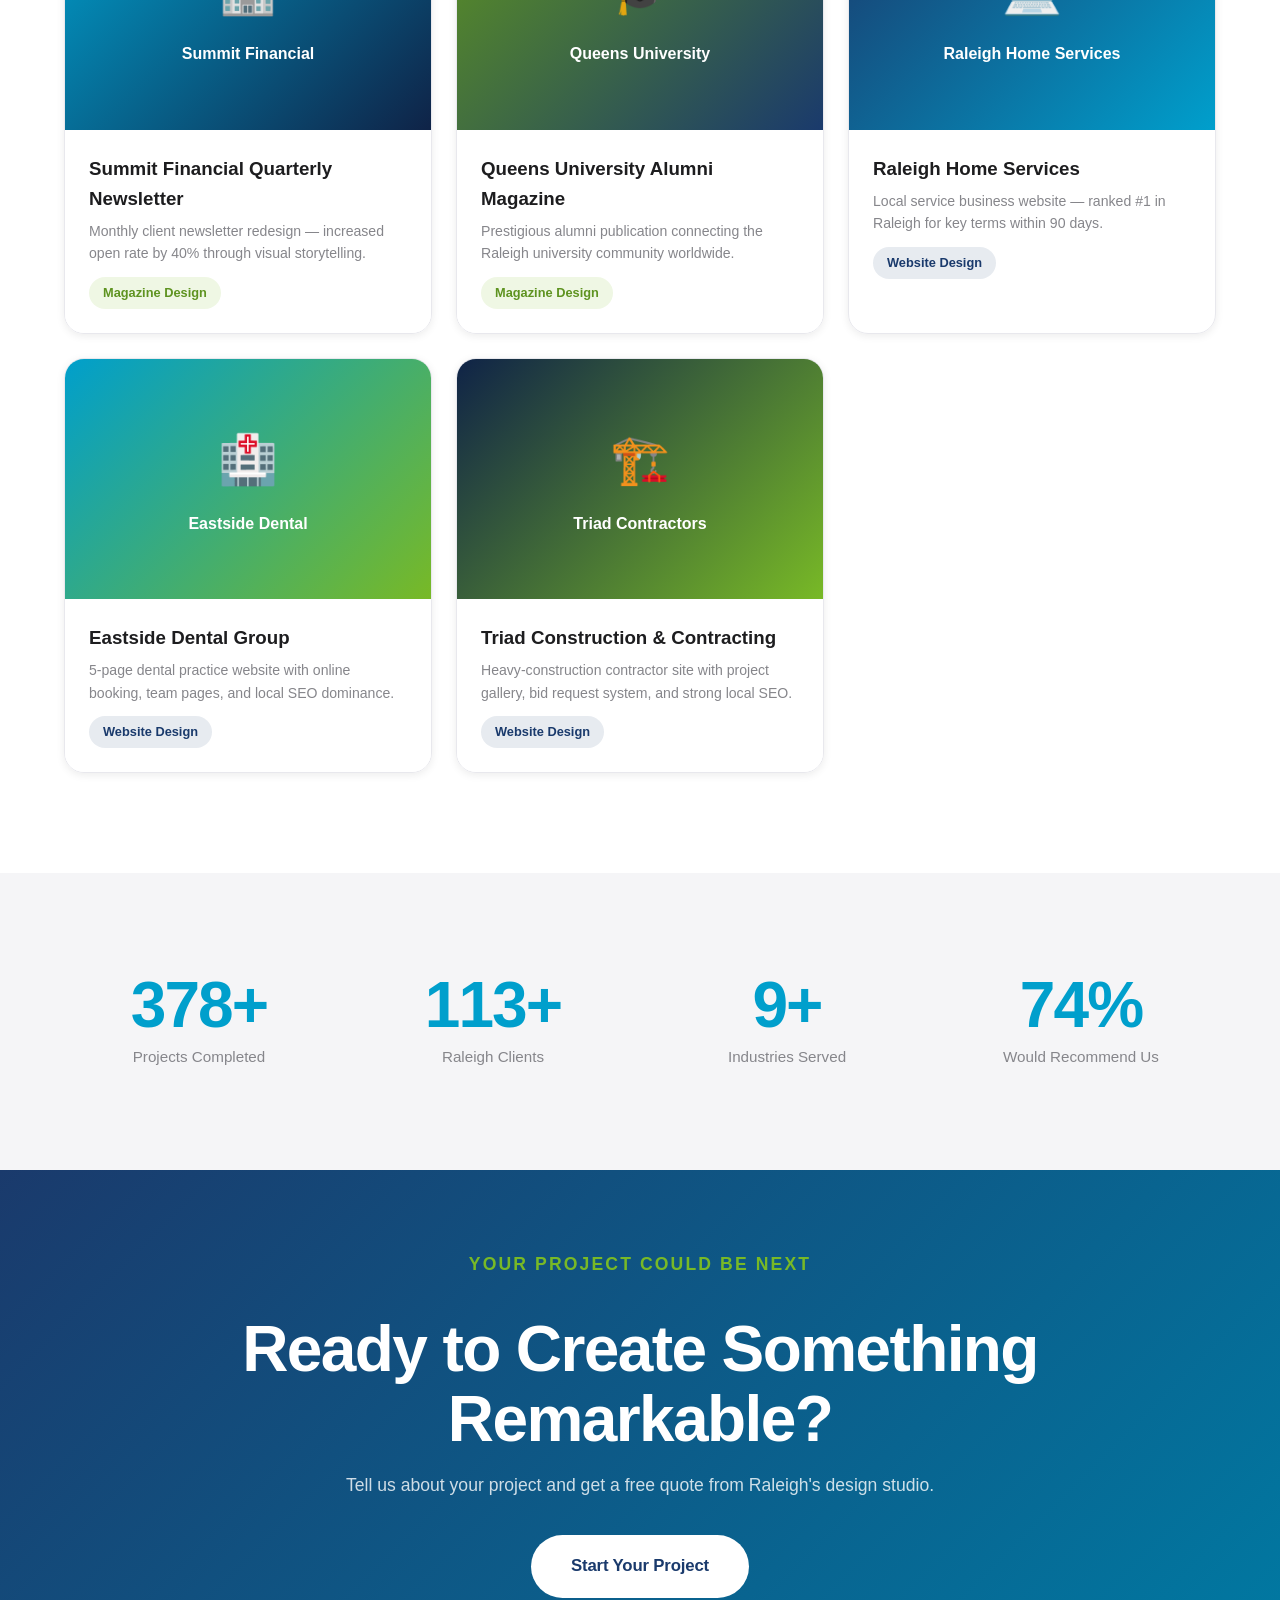
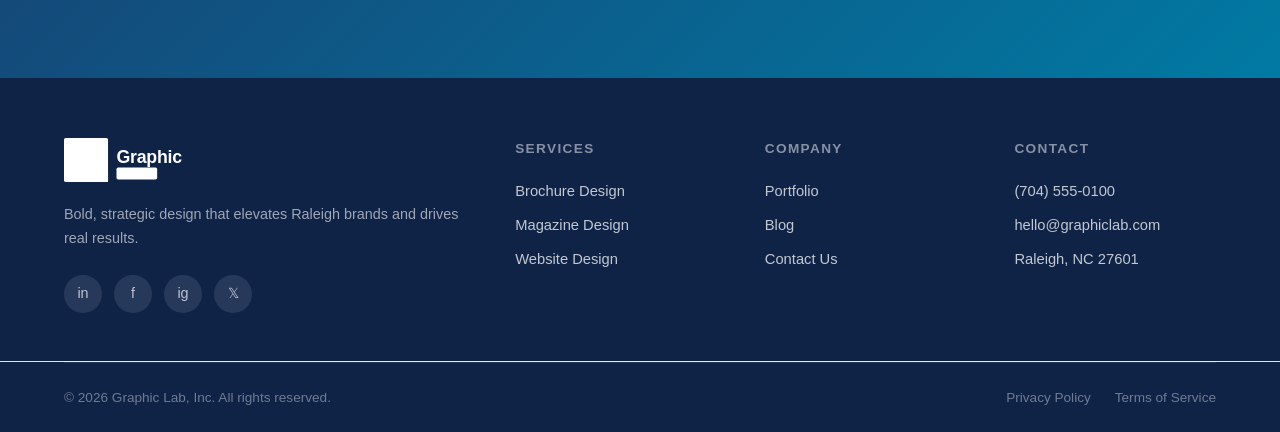
<file: portfolio.html>
<!DOCTYPE html>
<html lang="en">
<head>
  <meta charset="UTF-8">
  <meta name="viewport" content="width=device-width, initial-scale=1.0">
  <title>Portfolio | Graphic Lab, Inc. | Raleigh, NC</title>
  <meta name="description" content="View Graphic Lab's portfolio of brochure design, magazine design, and website projects for Raleigh, NC businesses. Bold, strategic design that gets results.">
  <link rel="canonical" href="https://www.graphiclab.com/portfolio.html">
  <link rel="stylesheet" href="styles.css">
  <style>
    .filter-bar { display:flex; gap:12px; flex-wrap:wrap; justify-content:center; margin-bottom:48px; }
    .filter-btn { padding:10px 24px; border-radius:980px; font-size:0.88rem; font-weight:600; border:2px solid var(--gray-300); color:var(--gray-700); cursor:pointer; transition:var(--transition); background:var(--white); }
    .filter-btn:hover, .filter-btn.active { background:var(--teal); border-color:var(--teal); color:var(--white); }
    .portfolio-grid { display:grid; grid-template-columns:repeat(3,1fr); gap:24px; }
    .portfolio-card { border-radius:var(--radius-lg); overflow:hidden; box-shadow:var(--shadow-sm); border:1px solid var(--gray-200); transition:var(--transition); }
    .portfolio-card:hover { box-shadow:var(--shadow-md); transform:translateY(-4px); }
    .portfolio-card-img { height:240px; display:flex; align-items:center; justify-content:center; flex-direction:column; gap:12px; color:white; }
    .portfolio-card-body { padding:24px; background:var(--white); }
    .portfolio-card-body h3 { font-weight:700; margin-bottom:6px; }
    .portfolio-card-body p { font-size:0.88rem; color:var(--gray-500); }
    @media(max-width:768px) { .portfolio-grid { grid-template-columns:1fr; } }
    @media(max-width:1024px) { .portfolio-grid { grid-template-columns:repeat(2,1fr); } }
  </style>
</head>
<body>

<nav class="nav">
  <div class="nav-inner">
    <a href="index.html" class="nav-logo"><img src="logo.svg" alt="Graphic Lab, Inc." width="180" height="49"></a>
    <ul class="nav-links">
      <li><a href="index.html">Home</a></li>
      <li class="nav-dropdown">
        <a href="#">Services</a>
        <div class="dropdown-menu">
          <a href="brochure-design.html">📄 Brochure Design</a>
          <a href="magazine-design.html">📖 Magazine Design</a>
          <a href="website-design.html">💻 Website Design</a>
        </div>
      </li>
      <li><a href="portfolio.html" class="active">Portfolio</a></li>
      <li><a href="blog.html">Blog</a></li>
      <li><a href="contact.html">Contact</a></li>
    </ul>
    <a href="contact.html" class="btn btn-primary nav-cta">Get a Free Quote</a>
    <button class="nav-hamburger" id="hamburger" aria-label="Open menu"><span></span><span></span><span></span></button>
  </div>
</nav>
<div class="mobile-nav" id="mobileNav">
  <a href="index.html">Home</a>
  <a href="brochure-design.html">Brochure Design</a>
  <a href="magazine-design.html">Magazine Design</a>
  <a href="website-design.html">Website Design</a>
  <a href="portfolio.html">Portfolio</a>
  <a href="blog.html">Blog</a>
  <a href="contact.html">Contact Us</a>
</div>

<!-- PAGE HERO -->
<section class="page-hero">
  <div class="container">
    <p class="label">Our Work</p>
    <h1 class="display-lg">Portfolio</h1>
    <p class="body-lg">A showcase of our best brochure, magazine, and website design work for Raleigh businesses.</p>
  </div>
</section>

<!-- PORTFOLIO -->
<section class="section">
  <div class="container">
    <!-- Filter Buttons -->
    <div class="filter-bar reveal">
      <button class="filter-btn active" onclick="filterPortfolio('all',this)">All Work</button>
      <button class="filter-btn" onclick="filterPortfolio('brochure',this)">Brochure Design</button>
      <button class="filter-btn" onclick="filterPortfolio('magazine',this)">Magazine Design</button>
      <button class="filter-btn" onclick="filterPortfolio('website',this)">Website Design</button>
    </div>

    <div class="portfolio-grid" id="portfolioGrid">
      <!-- BROCHURE PROJECTS -->
      <div class="portfolio-card reveal" data-category="brochure">
        <div class="portfolio-card-img" style="background:linear-gradient(135deg,#1A3A6C,#009FCC);">
          <div style="font-size:3rem;">📄</div>
          <div style="font-weight:700;font-size:1rem;">Pinecrest Medical</div>
        </div>
        <div class="portfolio-card-body">
          <h3>Pinecrest Medical Center</h3>
          <p>Tri-fold patient services brochure — clean, clinical, and compelling.</p>
          <span class="badge badge-teal" style="margin-top:12px;">Brochure Design</span>
        </div>
      </div>
      <div class="portfolio-card reveal delay-1" data-category="brochure">
        <div class="portfolio-card-img" style="background:linear-gradient(135deg,#78B926,#1A3A6C);">
          <div style="font-size:3rem;">🏡</div>
          <div style="font-weight:700;font-size:1rem;">Carolina Realty</div>
        </div>
        <div class="portfolio-card-body">
          <h3>Carolina Realty Group</h3>
          <p>Luxury property brochure with high-impact imagery and premium finishes.</p>
          <span class="badge badge-teal" style="margin-top:12px;">Brochure Design</span>
        </div>
      </div>
      <div class="portfolio-card reveal delay-2" data-category="brochure">
        <div class="portfolio-card-img" style="background:linear-gradient(135deg,#009FCC,#78B926);">
          <div style="font-size:3rem;">⚖️</div>
          <div style="font-weight:700;font-size:1rem;">Thompson Law Firm</div>
        </div>
        <div class="portfolio-card-body">
          <h3>Thompson & Associates Law</h3>
          <p>Professional bi-fold brochure positioning the firm as Raleigh's premier legal team.</p>
          <span class="badge badge-teal" style="margin-top:12px;">Brochure Design</span>
        </div>
      </div>
      <div class="portfolio-card reveal" data-category="brochure">
        <div class="portfolio-card-img" style="background:linear-gradient(135deg,#0F2347,#009FCC);">
          <div style="font-size:3rem;">🏋️</div>
          <div style="font-weight:700;font-size:1rem;">Peak Performance Gym</div>
        </div>
        <div class="portfolio-card-body">
          <h3>Peak Performance Fitness</h3>
          <p>Bold, energetic membership brochure with strong calls to action that drives sign-ups.</p>
          <span class="badge badge-teal" style="margin-top:12px;">Brochure Design</span>
        </div>
      </div>

      <!-- MAGAZINE PROJECTS -->
      <div class="portfolio-card reveal delay-1" data-category="magazine">
        <div class="portfolio-card-img" style="background:linear-gradient(135deg,#78B926,#0F2347);">
          <div style="font-size:3rem;">📖</div>
          <div style="font-weight:700;font-size:1rem;">Carolina Living</div>
        </div>
        <div class="portfolio-card-body">
          <h3>Carolina Living Magazine</h3>
          <p>Full editorial redesign — 64-page quarterly lifestyle magazine for the Raleigh market.</p>
          <span class="badge badge-green" style="margin-top:12px;">Magazine Design</span>
        </div>
      </div>
      <div class="portfolio-card reveal delay-2" data-category="magazine">
        <div class="portfolio-card-img" style="background:linear-gradient(135deg,#1A3A6C,#78B926);">
          <div style="font-size:3rem;">📊</div>
          <div style="font-weight:700;font-size:1rem;">BlueStar Annual Report</div>
        </div>
        <div class="portfolio-card-body">
          <h3>BlueStar Technology Annual Report</h3>
          <p>Award-winning 48-page annual report that transformed investor relations.</p>
          <span class="badge badge-green" style="margin-top:12px;">Magazine Design</span>
        </div>
      </div>
      <div class="portfolio-card reveal" data-category="magazine">
        <div class="portfolio-card-img" style="background:linear-gradient(135deg,#009FCC,#0F2347);">
          <div style="font-size:3rem;">🏢</div>
          <div style="font-weight:700;font-size:1rem;">Summit Financial</div>
        </div>
        <div class="portfolio-card-body">
          <h3>Summit Financial Quarterly Newsletter</h3>
          <p>Monthly client newsletter redesign — increased open rate by 40% through visual storytelling.</p>
          <span class="badge badge-green" style="margin-top:12px;">Magazine Design</span>
        </div>
      </div>
      <div class="portfolio-card reveal delay-1" data-category="magazine">
        <div class="portfolio-card-img" style="background:linear-gradient(135deg,#5E9320,#1A3A6C);">
          <div style="font-size:3rem;">🎓</div>
          <div style="font-weight:700;font-size:1rem;">Queens University</div>
        </div>
        <div class="portfolio-card-body">
          <h3>Queens University Alumni Magazine</h3>
          <p>Prestigious alumni publication connecting the Raleigh university community worldwide.</p>
          <span class="badge badge-green" style="margin-top:12px;">Magazine Design</span>
        </div>
      </div>

      <!-- WEBSITE PROJECTS -->
      <div class="portfolio-card reveal delay-2" data-category="website">
        <div class="portfolio-card-img" style="background:linear-gradient(135deg,#1A3A6C,#009FCC);">
          <div style="font-size:3rem;">💻</div>
          <div style="font-weight:700;font-size:1rem;">Raleigh Home Services</div>
        </div>
        <div class="portfolio-card-body">
          <h3>Raleigh Home Services</h3>
          <p>Local service business website — ranked #1 in Raleigh for key terms within 90 days.</p>
          <span class="badge badge-navy" style="margin-top:12px;">Website Design</span>
        </div>
      </div>
      <div class="portfolio-card reveal" data-category="website">
        <div class="portfolio-card-img" style="background:linear-gradient(135deg,#009FCC,#78B926);">
          <div style="font-size:3rem;">🏥</div>
          <div style="font-weight:700;font-size:1rem;">Eastside Dental</div>
        </div>
        <div class="portfolio-card-body">
          <h3>Eastside Dental Group</h3>
          <p>5-page dental practice website with online booking, team pages, and local SEO dominance.</p>
          <span class="badge badge-navy" style="margin-top:12px;">Website Design</span>
        </div>
      </div>
      <div class="portfolio-card reveal delay-1" data-category="website">
        <div class="portfolio-card-img" style="background:linear-gradient(135deg,#0F2347,#78B926);">
          <div style="font-size:3rem;">🏗️</div>
          <div style="font-weight:700;font-size:1rem;">Triad Contractors</div>
        </div>
        <div class="portfolio-card-body">
          <h3>Triad Construction &amp; Contracting</h3>
          <p>Heavy-construction contractor site with project gallery, bid request system, and strong local SEO.</p>
          <span class="badge badge-navy" style="margin-top:12px;">Website Design</span>
        </div>
      </div>
    </div>
  </div>
</section>

<!-- STATS -->
<section class="section bg-off-white">
  <div class="container">
    <div class="grid-4">
      <div class="stat-block reveal">
        <div class="stat-number" data-target="500" data-suffix="+">0</div>
        <div class="stat-label">Projects Completed</div>
      </div>
      <div class="stat-block reveal delay-1">
        <div class="stat-number" data-target="150" data-suffix="+">0</div>
        <div class="stat-label">Raleigh Clients</div>
      </div>
      <div class="stat-block reveal delay-2">
        <div class="stat-number" data-target="12" data-suffix="+">0</div>
        <div class="stat-label">Industries Served</div>
      </div>
      <div class="stat-block reveal delay-3">
        <div class="stat-number" data-target="98" data-suffix="%">0</div>
        <div class="stat-label">Would Recommend Us</div>
      </div>
    </div>
  </div>
</section>

<!-- CTA -->
<section class="cta-banner">
  <div class="container">
    <p class="label" style="color:var(--green);">Your Project Could Be Next</p>
    <h2 class="display-lg" style="color:var(--white);margin-bottom:16px;">Ready to Create Something<br>Remarkable?</h2>
    <p>Tell us about your project and get a free quote from Raleigh's design studio.</p>
    <div class="cta-group">
      <a href="contact.html" class="btn btn-white btn-lg">Start Your Project</a>
    </div>
  </div>
</section>

<footer class="footer">
  <div class="container">
    <div class="footer-grid">
      <div class="footer-brand">
        <img src="logo.svg" alt="Graphic Lab, Inc.">
        <p>Bold, strategic design that elevates Raleigh brands and drives real results.</p>
        <div class="social-links mt-24">
          <a href="#" class="social-link">in</a><a href="#" class="social-link">f</a><a href="#" class="social-link">ig</a><a href="#" class="social-link">𝕏</a>
        </div>
      </div>
      <div class="footer-col">
        <h4>Services</h4>
        <a href="brochure-design.html">Brochure Design</a>
        <a href="magazine-design.html">Magazine Design</a>
        <a href="website-design.html">Website Design</a>
      </div>
      <div class="footer-col">
        <h4>Company</h4>
        <a href="portfolio.html">Portfolio</a>
        <a href="blog.html">Blog</a>
        <a href="contact.html">Contact Us</a>
      </div>
      <div class="footer-col">
        <h4>Contact</h4>
        <a href="tel:+17045550100">(704) 555-0100</a>
        <a href="mailto:hello@graphiclab.com">hello@graphiclab.com</a>
        <a href="#">Raleigh, NC 27601</a>
      </div>
    </div>
  </div>
  <div class="divider"></div>
  <div class="container">
    <div class="footer-bottom">
      <p>&copy; 2026 Graphic Lab, Inc. All rights reserved.</p>
      <div style="display:flex;gap:24px;"><a href="#">Privacy Policy</a><a href="#">Terms of Service</a></div>
    </div>
  </div>
</footer>
<script src="main.js"></script>
<script>
function filterPortfolio(cat, btn) {
  document.querySelectorAll('.filter-btn').forEach(b => b.classList.remove('active'));
  btn.classList.add('active');
  document.querySelectorAll('.portfolio-card').forEach(card => {
    const show = cat === 'all' || card.dataset.category === cat;
    card.style.display = show ? '' : 'none';
  });
}
</script>
</body>
</html>
</file>
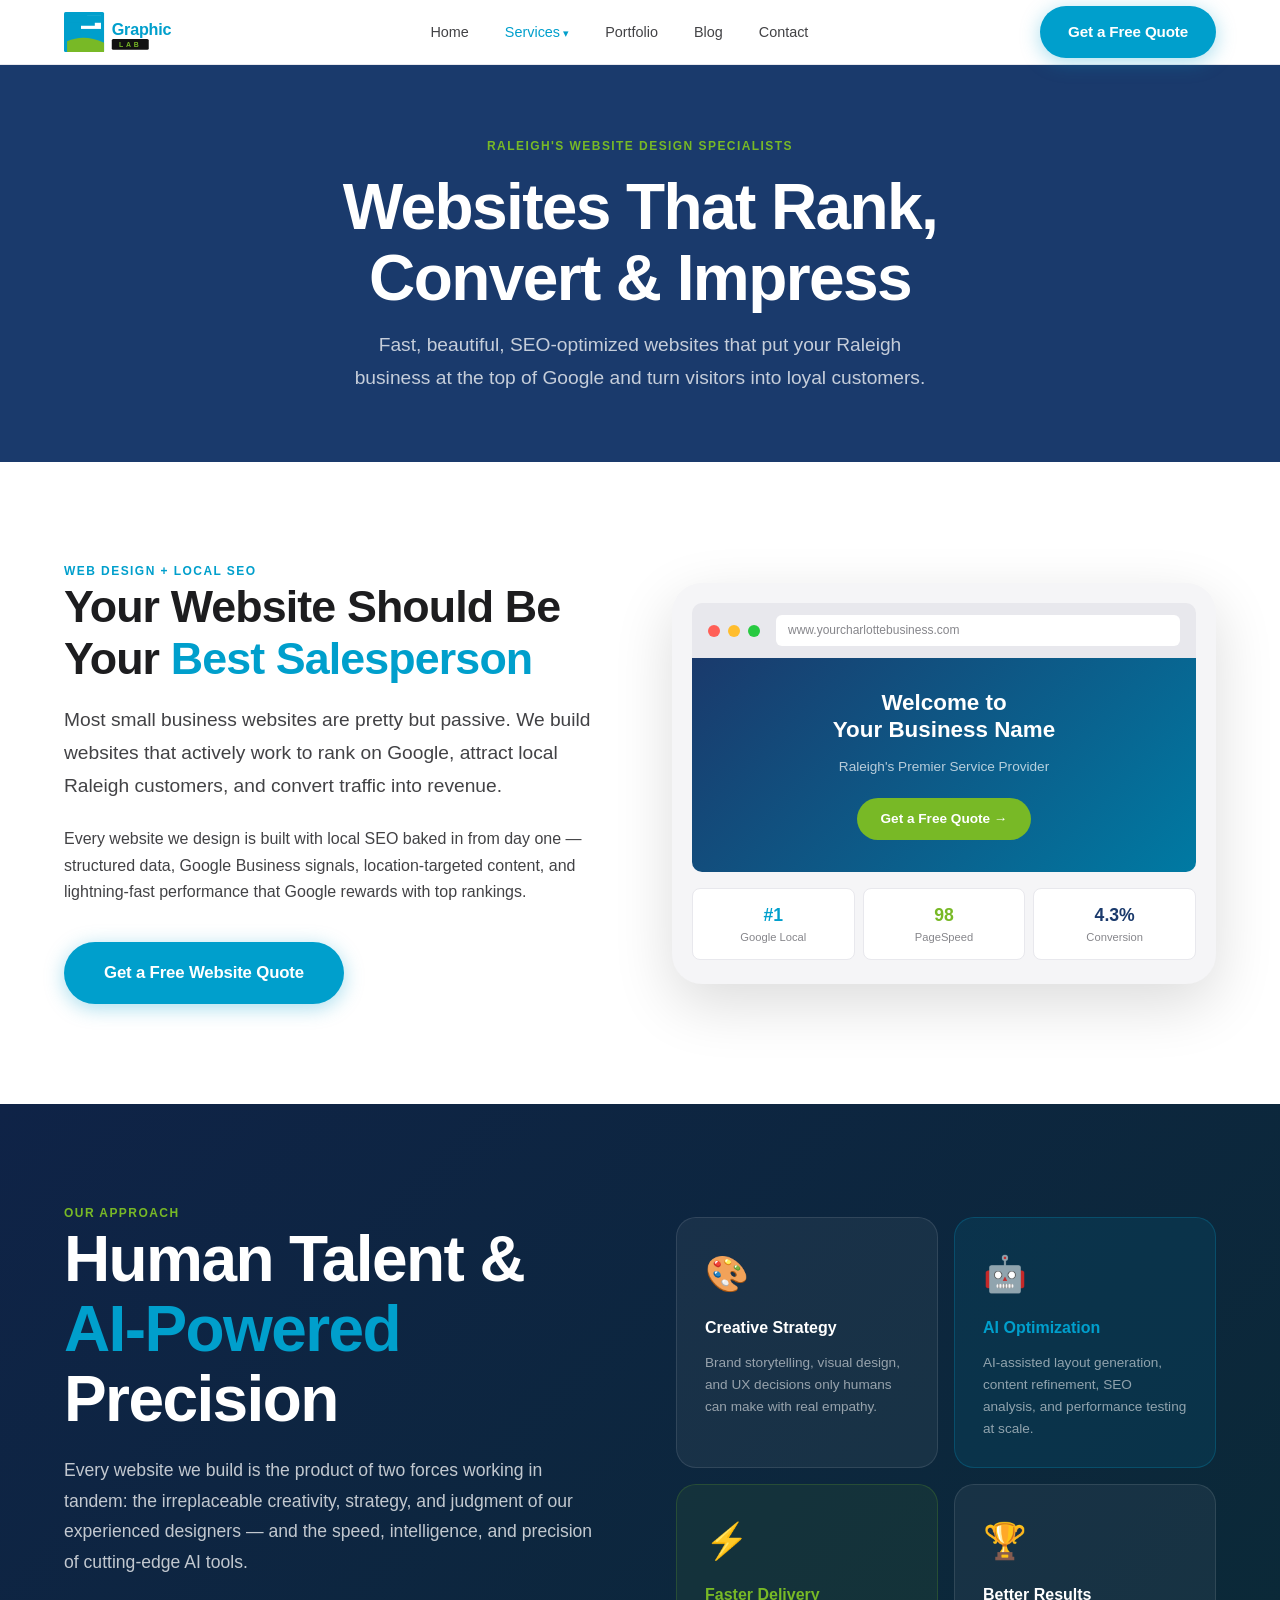
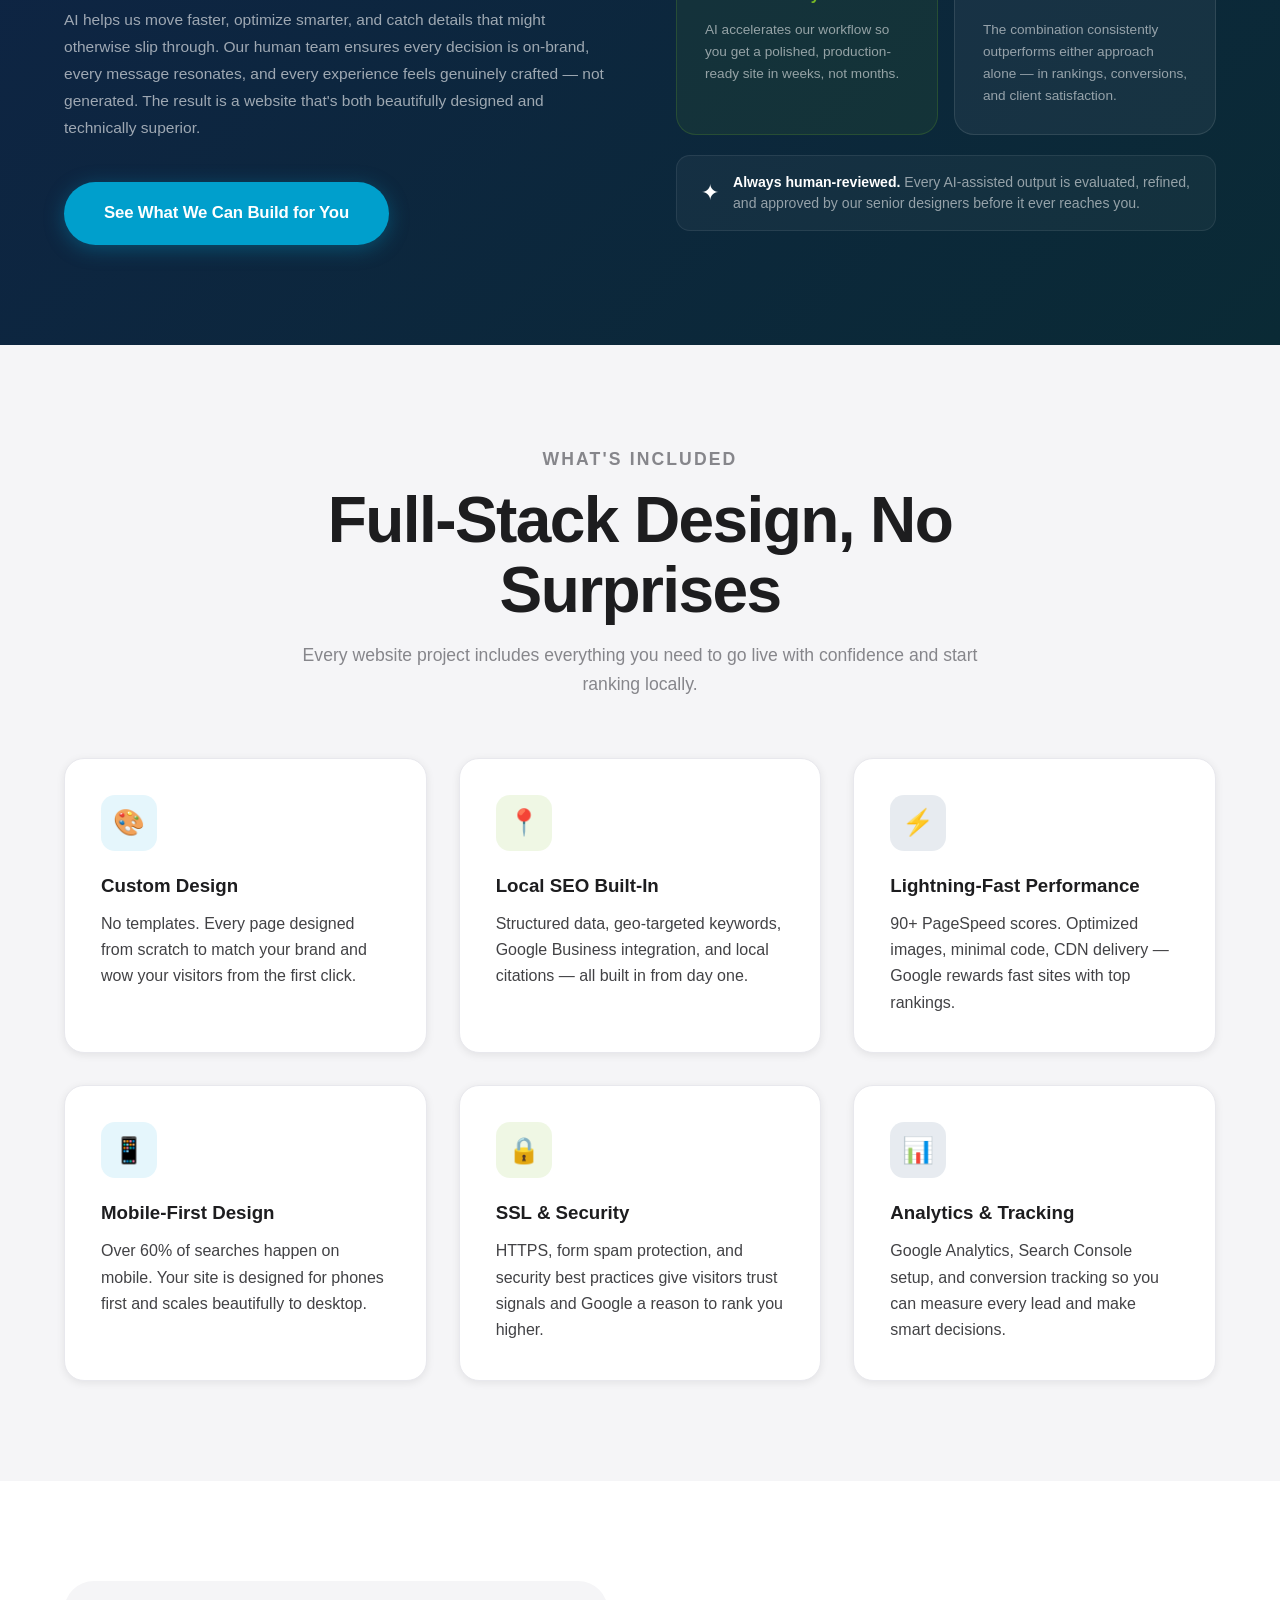
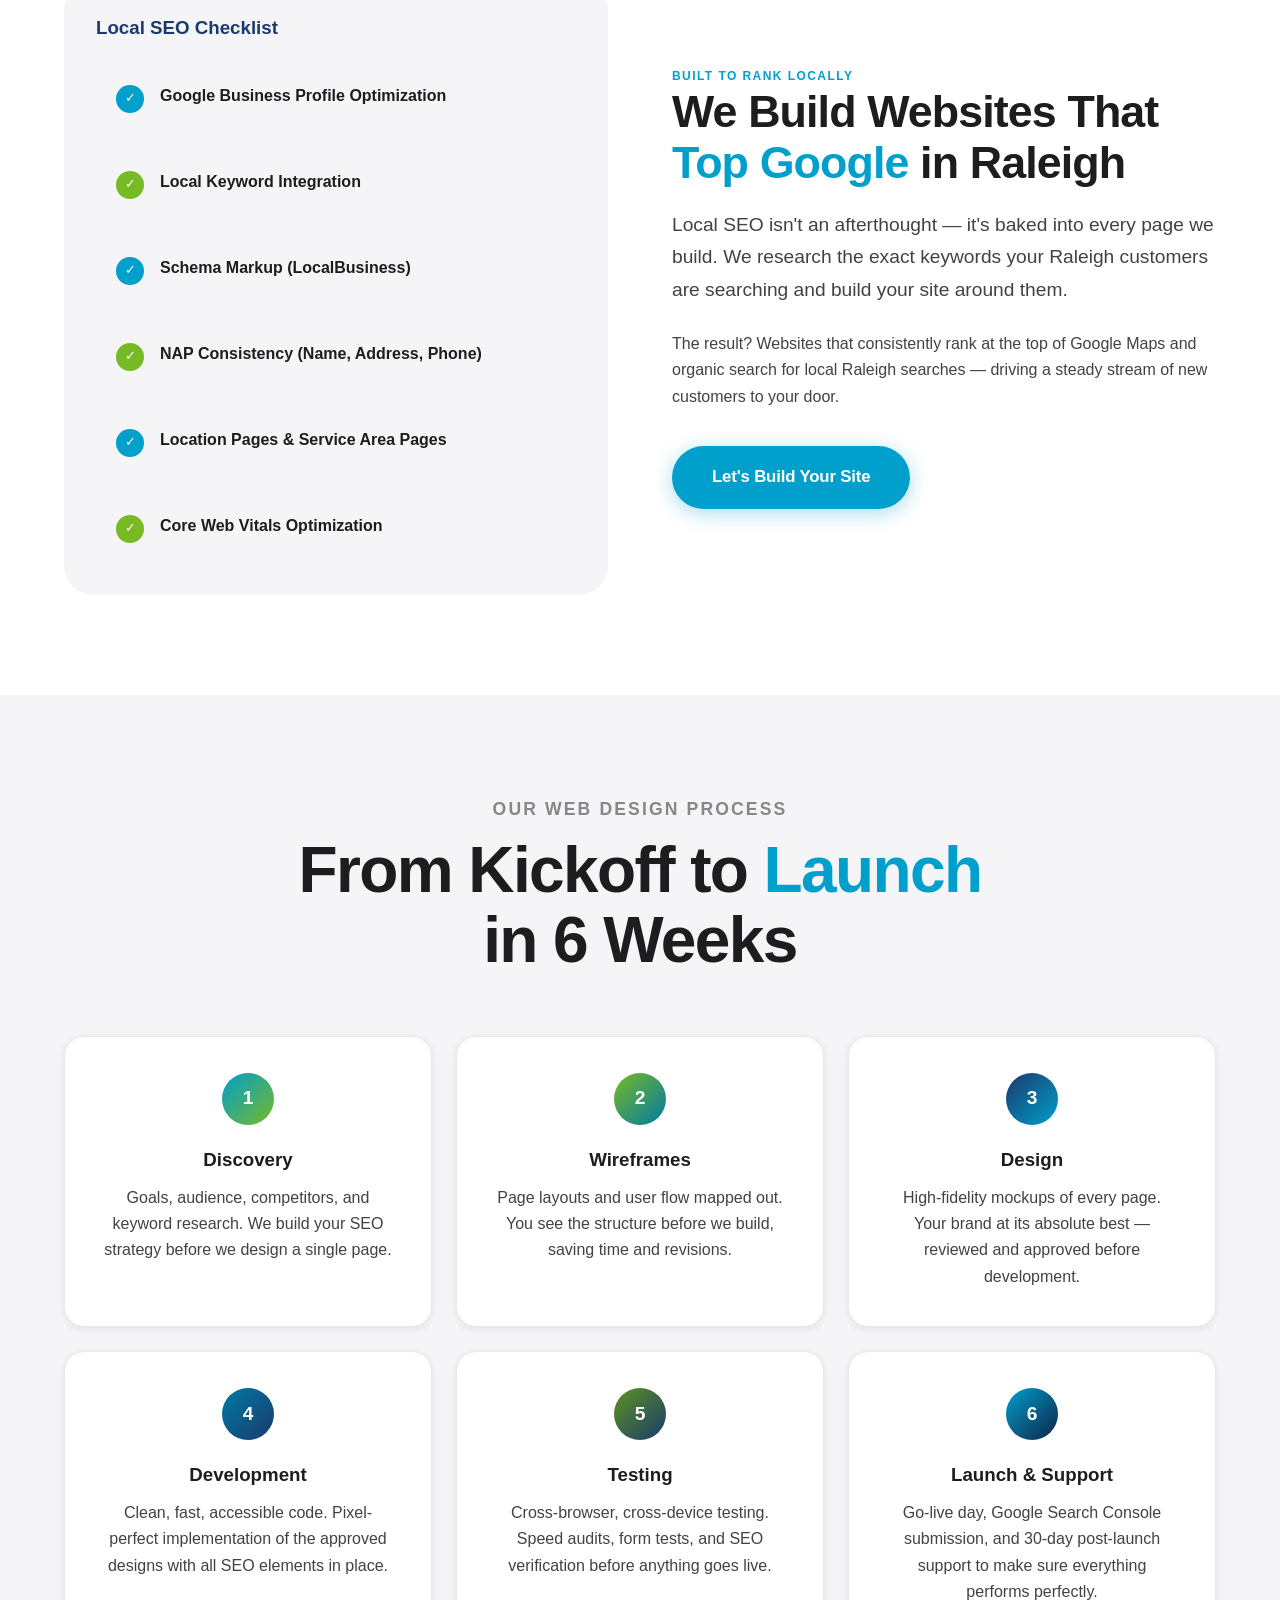
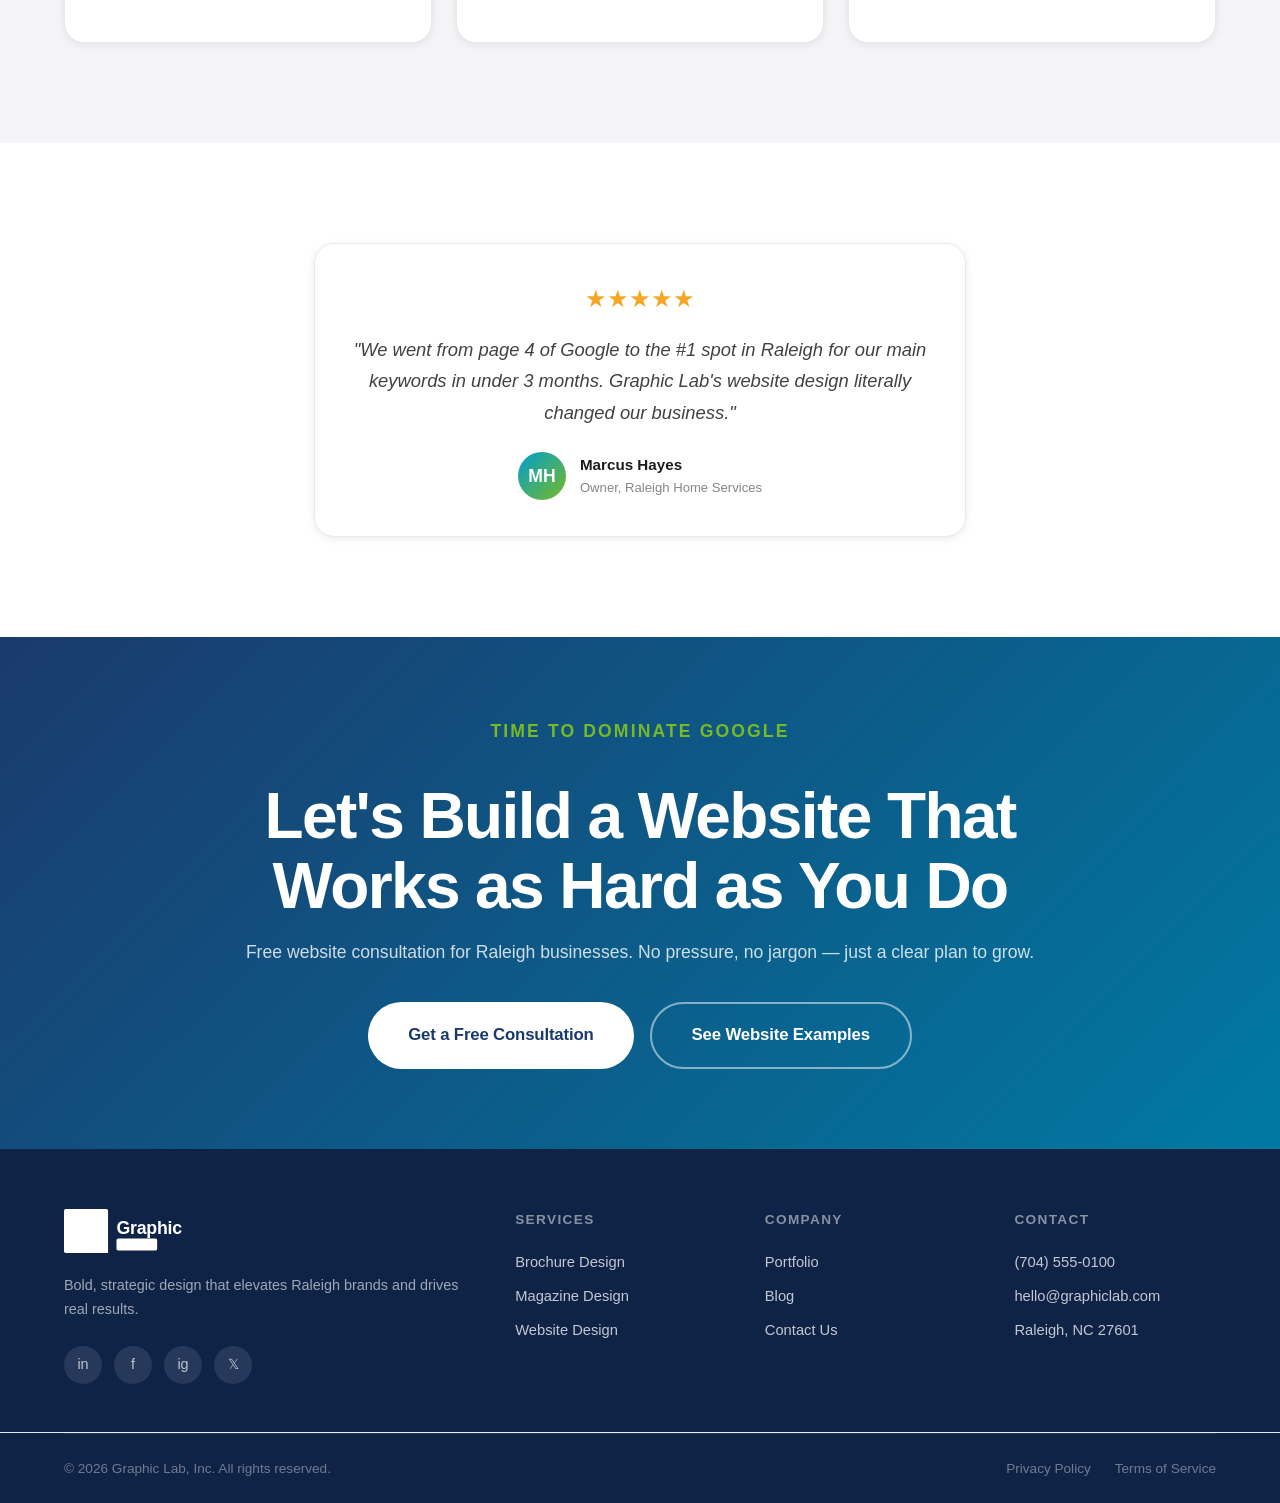
<file: website-design.html>
<!DOCTYPE html>
<html lang="en">
<head>
  <meta charset="UTF-8">
  <meta name="viewport" content="width=device-width, initial-scale=1.0">
  <title>Website Design Raleigh NC | Graphic Lab, Inc.</title>
  <meta name="description" content="Professional website design in Raleigh, NC. SEO-optimized, fast-loading, mobile-first websites that rank on Google and convert visitors. Free quote available.">
  <meta name="keywords" content="website design Raleigh NC, web design Raleigh, SEO website design, small business website Raleigh, responsive web design NC">
  <link rel="canonical" href="https://www.graphiclab.com/website-design.html">
  <link rel="stylesheet" href="styles.css">
  <script type="application/ld+json">
  {
    "@context": "https://schema.org",
    "@type": "Service",
    "name": "Website Design",
    "provider": { "@type": "LocalBusiness", "name": "Graphic Lab, Inc.", "address": { "@type": "PostalAddress", "addressLocality": "Raleigh", "addressRegion": "NC" } },
    "description": "SEO-optimized website design for Raleigh, NC businesses.",
    "areaServed": "Raleigh, NC"
  }
  </script>
</head>
<body>

<nav class="nav">
  <div class="nav-inner">
    <a href="index.html" class="nav-logo"><img src="logo.svg" alt="Graphic Lab, Inc." width="180" height="49"></a>
    <ul class="nav-links">
      <li><a href="index.html">Home</a></li>
      <li class="nav-dropdown">
        <a href="#" class="active">Services</a>
        <div class="dropdown-menu">
          <a href="brochure-design.html">📄 Brochure Design</a>
          <a href="magazine-design.html">📖 Magazine Design</a>
          <a href="website-design.html">💻 Website Design</a>
        </div>
      </li>
      <li><a href="portfolio.html">Portfolio</a></li>
      <li><a href="blog.html">Blog</a></li>
      <li><a href="contact.html">Contact</a></li>
    </ul>
    <a href="contact.html" class="btn btn-primary nav-cta">Get a Free Quote</a>
    <button class="nav-hamburger" id="hamburger" aria-label="Open menu"><span></span><span></span><span></span></button>
  </div>
</nav>
<div class="mobile-nav" id="mobileNav">
  <a href="index.html">Home</a>
  <a href="brochure-design.html">Brochure Design</a>
  <a href="magazine-design.html">Magazine Design</a>
  <a href="website-design.html">Website Design</a>
  <a href="portfolio.html">Portfolio</a>
  <a href="blog.html">Blog</a>
  <a href="contact.html">Contact Us</a>
</div>

<!-- PAGE HERO -->
<section class="page-hero">
  <div class="container">
    <p class="label">Raleigh's Website Design Specialists</p>
    <h1 class="display-lg">Websites That Rank,<br>Convert &amp; Impress</h1>
    <p class="body-lg">Fast, beautiful, SEO-optimized websites that put your Raleigh business at the top of Google and turn visitors into loyal customers.</p>
  </div>
</section>

<!-- INTRO -->
<section class="section">
  <div class="container">
    <div style="display:grid; grid-template-columns:1fr 1fr; gap:64px; align-items:center;">
      <div class="reveal">
        <p class="label">Web Design + Local SEO</p>
        <h2 class="display-md" style="margin-bottom:20px;">Your Website Should Be Your <span class="text-teal">Best Salesperson</span></h2>
        <p class="body-lg" style="margin-bottom:24px;">Most small business websites are pretty but passive. We build websites that actively work to rank on Google, attract local Raleigh customers, and convert traffic into revenue.</p>
        <p class="body-md" style="margin-bottom:36px;">Every website we design is built with local SEO baked in from day one — structured data, Google Business signals, location-targeted content, and lightning-fast performance that Google rewards with top rankings.</p>
        <a href="contact.html" class="btn btn-primary btn-lg">Get a Free Website Quote</a>
      </div>
      <div class="reveal delay-2">
        <!-- Mock browser window -->
        <div style="background:var(--off-white); border-radius:var(--radius-xl); padding:20px; box-shadow:var(--shadow-lg);">
          <div style="background:var(--gray-200); border-radius:10px 10px 0 0; padding:12px 16px; display:flex; align-items:center; gap:8px; margin-bottom:0;">
            <div style="width:12px;height:12px;border-radius:50%;background:#FF5F57;"></div>
            <div style="width:12px;height:12px;border-radius:50%;background:#FFBD2E;"></div>
            <div style="width:12px;height:12px;border-radius:50%;background:#28CA41;"></div>
            <div style="flex:1;background:var(--white);border-radius:6px;padding:6px 12px;font-size:0.75rem;color:var(--gray-500);margin-left:8px;">www.yourcharlottebusiness.com</div>
          </div>
          <div style="background:linear-gradient(135deg,var(--navy) 0%,var(--teal-dark) 100%); border-radius:0 0 10px 10px; padding:32px; color:white; text-align:center; min-height:200px; display:flex; flex-direction:column; justify-content:center; gap:12px;">
            <div style="font-weight:800;font-size:1.4rem;line-height:1.2;">Welcome to<br>Your Business Name</div>
            <div style="font-size:0.85rem;opacity:0.7;">Raleigh's Premier Service Provider</div>
            <div style="background:var(--green);color:white;padding:10px 24px;border-radius:980px;font-size:0.85rem;font-weight:700;display:inline-block;margin:8px auto 0;">Get a Free Quote →</div>
          </div>
          <div style="padding:16px 0 4px; display:grid; grid-template-columns:1fr 1fr 1fr; gap:8px;">
            <div style="background:var(--white);border-radius:8px;padding:12px;text-align:center;border:1px solid var(--gray-200);">
              <div style="font-size:1.1rem;font-weight:800;color:var(--teal);">#1</div>
              <div style="font-size:0.7rem;color:var(--gray-500);">Google Local</div>
            </div>
            <div style="background:var(--white);border-radius:8px;padding:12px;text-align:center;border:1px solid var(--gray-200);">
              <div style="font-size:1.1rem;font-weight:800;color:var(--green);">98</div>
              <div style="font-size:0.7rem;color:var(--gray-500);">PageSpeed</div>
            </div>
            <div style="background:var(--white);border-radius:8px;padding:12px;text-align:center;border:1px solid var(--gray-200);">
              <div style="font-size:1.1rem;font-weight:800;color:var(--navy);">4.3%</div>
              <div style="font-size:0.7rem;color:var(--gray-500);">Conversion</div>
            </div>
          </div>
        </div>
      </div>
    </div>
  </div>
</section>

<!-- HUMAN + AI -->
<section class="section" style="background:linear-gradient(135deg,var(--navy-dark) 0%,#0a2a35 100%); color:var(--white);">
  <div class="container">
    <div style="display:grid; grid-template-columns:1fr 1fr; gap:72px; align-items:center;">

      <!-- Left: copy -->
      <div class="reveal">
        <p class="label" style="color:var(--green);">Our Approach</p>
        <h2 class="display-lg" style="color:var(--white); margin-bottom:20px;">
          Human Talent &amp;<br><span style="color:var(--teal);">AI-Powered</span> Precision
        </h2>
        <p style="color:rgba(255,255,255,0.75); font-size:1.1rem; line-height:1.75; margin-bottom:28px;">
          Every website we build is the product of two forces working in tandem: the irreplaceable creativity, strategy, and judgment of our experienced designers — and the speed, intelligence, and precision of cutting-edge AI tools.
        </p>
        <p style="color:rgba(255,255,255,0.6); font-size:0.97rem; line-height:1.75; margin-bottom:40px;">
          AI helps us move faster, optimize smarter, and catch details that might otherwise slip through. Our human team ensures every decision is on-brand, every message resonates, and every experience feels genuinely crafted — not generated. The result is a website that's both beautifully designed and technically superior.
        </p>
        <a href="contact.html" class="btn btn-primary btn-lg">See What We Can Build for You</a>
      </div>

      <!-- Right: visual pillars -->
      <div class="reveal delay-2">
        <div style="display:grid; grid-template-columns:1fr 1fr; gap:16px;">

          <!-- Human Skills -->
          <div style="background:rgba(255,255,255,0.05); border:1px solid rgba(255,255,255,0.1); border-radius:var(--radius-lg); padding:28px; display:flex; flex-direction:column; gap:12px;">
            <div style="font-size:2.2rem;">🎨</div>
            <div style="font-weight:800; color:var(--white); font-size:1rem;">Creative Strategy</div>
            <div style="font-size:0.85rem; color:rgba(255,255,255,0.55); line-height:1.6;">Brand storytelling, visual design, and UX decisions only humans can make with real empathy.</div>
          </div>

          <div style="background:rgba(0,159,204,0.1); border:1px solid rgba(0,159,204,0.25); border-radius:var(--radius-lg); padding:28px; display:flex; flex-direction:column; gap:12px;">
            <div style="font-size:2.2rem;">🤖</div>
            <div style="font-weight:800; color:var(--teal); font-size:1rem;">AI Optimization</div>
            <div style="font-size:0.85rem; color:rgba(255,255,255,0.55); line-height:1.6;">AI-assisted layout generation, content refinement, SEO analysis, and performance testing at scale.</div>
          </div>

          <div style="background:rgba(120,185,38,0.08); border:1px solid rgba(120,185,38,0.2); border-radius:var(--radius-lg); padding:28px; display:flex; flex-direction:column; gap:12px;">
            <div style="font-size:2.2rem;">⚡</div>
            <div style="font-weight:800; color:var(--green); font-size:1rem;">Faster Delivery</div>
            <div style="font-size:0.85rem; color:rgba(255,255,255,0.55); line-height:1.6;">AI accelerates our workflow so you get a polished, production-ready site in weeks, not months.</div>
          </div>

          <div style="background:rgba(255,255,255,0.05); border:1px solid rgba(255,255,255,0.1); border-radius:var(--radius-lg); padding:28px; display:flex; flex-direction:column; gap:12px;">
            <div style="font-size:2.2rem;">🏆</div>
            <div style="font-weight:800; color:var(--white); font-size:1rem;">Better Results</div>
            <div style="font-size:0.85rem; color:rgba(255,255,255,0.55); line-height:1.6;">The combination consistently outperforms either approach alone — in rankings, conversions, and client satisfaction.</div>
          </div>
        </div>

        <!-- Divider badge -->
        <div style="margin-top:20px; padding:16px 24px; background:rgba(255,255,255,0.04); border:1px solid rgba(255,255,255,0.08); border-radius:var(--radius-md); display:flex; align-items:center; gap:14px;">
          <div style="font-size:1.4rem;">✦</div>
          <div style="font-size:0.88rem; color:rgba(255,255,255,0.55); line-height:1.5;">
            <span style="color:var(--white); font-weight:700;">Always human-reviewed.</span> Every AI-assisted output is evaluated, refined, and approved by our senior designers before it ever reaches you.
          </div>
        </div>
      </div>

    </div>
  </div>
</section>

<!-- WHAT'S INCLUDED -->
<section class="section bg-off-white">
  <div class="container">
    <div class="section-header reveal">
      <p class="label">What's Included</p>
      <h2 class="display-lg">Full-Stack Design, No Surprises</h2>
      <p>Every website project includes everything you need to go live with confidence and start ranking locally.</p>
    </div>
    <div class="grid-3">
      <div class="card reveal">
        <div class="card-icon">🎨</div>
        <h3 style="font-weight:700;margin-bottom:10px;">Custom Design</h3>
        <p class="body-md">No templates. Every page designed from scratch to match your brand and wow your visitors from the first click.</p>
      </div>
      <div class="card reveal delay-1">
        <div class="card-icon green">📍</div>
        <h3 style="font-weight:700;margin-bottom:10px;">Local SEO Built-In</h3>
        <p class="body-md">Structured data, geo-targeted keywords, Google Business integration, and local citations — all built in from day one.</p>
      </div>
      <div class="card reveal delay-2">
        <div class="card-icon navy">⚡</div>
        <h3 style="font-weight:700;margin-bottom:10px;">Lightning-Fast Performance</h3>
        <p class="body-md">90+ PageSpeed scores. Optimized images, minimal code, CDN delivery — Google rewards fast sites with top rankings.</p>
      </div>
      <div class="card reveal">
        <div class="card-icon">📱</div>
        <h3 style="font-weight:700;margin-bottom:10px;">Mobile-First Design</h3>
        <p class="body-md">Over 60% of searches happen on mobile. Your site is designed for phones first and scales beautifully to desktop.</p>
      </div>
      <div class="card reveal delay-1">
        <div class="card-icon green">🔒</div>
        <h3 style="font-weight:700;margin-bottom:10px;">SSL &amp; Security</h3>
        <p class="body-md">HTTPS, form spam protection, and security best practices give visitors trust signals and Google a reason to rank you higher.</p>
      </div>
      <div class="card reveal delay-2">
        <div class="card-icon navy">📊</div>
        <h3 style="font-weight:700;margin-bottom:10px;">Analytics &amp; Tracking</h3>
        <p class="body-md">Google Analytics, Search Console setup, and conversion tracking so you can measure every lead and make smart decisions.</p>
      </div>
    </div>
  </div>
</section>

<!-- SEO SECTION -->
<section class="section">
  <div class="container">
    <div style="display:grid; grid-template-columns:1fr 1fr; gap:64px; align-items:center;">
      <div class="reveal delay-2">
        <div style="background:var(--off-white); border-radius:var(--radius-xl); padding:32px;">
          <h3 style="font-weight:700; margin-bottom:20px; color:var(--navy);">Local SEO Checklist</h3>
          <div class="feature-list">
            <div class="feature-item">
              <div class="feature-check">✓</div>
              <div><div style="font-weight:600;">Google Business Profile Optimization</div></div>
            </div>
            <div class="feature-item">
              <div class="feature-check green">✓</div>
              <div><div style="font-weight:600;">Local Keyword Integration</div></div>
            </div>
            <div class="feature-item">
              <div class="feature-check">✓</div>
              <div><div style="font-weight:600;">Schema Markup (LocalBusiness)</div></div>
            </div>
            <div class="feature-item">
              <div class="feature-check green">✓</div>
              <div><div style="font-weight:600;">NAP Consistency (Name, Address, Phone)</div></div>
            </div>
            <div class="feature-item">
              <div class="feature-check">✓</div>
              <div><div style="font-weight:600;">Location Pages &amp; Service Area Pages</div></div>
            </div>
            <div class="feature-item">
              <div class="feature-check green">✓</div>
              <div><div style="font-weight:600;">Core Web Vitals Optimization</div></div>
            </div>
          </div>
        </div>
      </div>
      <div class="reveal">
        <p class="label">Built to Rank Locally</p>
        <h2 class="display-md" style="margin-bottom:20px;">We Build Websites That <span class="text-teal">Top Google</span> in Raleigh</h2>
        <p class="body-lg" style="margin-bottom:24px;">Local SEO isn't an afterthought — it's baked into every page we build. We research the exact keywords your Raleigh customers are searching and build your site around them.</p>
        <p class="body-md" style="margin-bottom:36px;">The result? Websites that consistently rank at the top of Google Maps and organic search for local Raleigh searches — driving a steady stream of new customers to your door.</p>
        <a href="contact.html" class="btn btn-primary btn-lg">Let's Build Your Site</a>
      </div>
    </div>
  </div>
</section>

<!-- PROCESS -->
<section class="section bg-off-white">
  <div class="container">
    <div class="section-header reveal">
      <p class="label">Our Web Design Process</p>
      <h2 class="display-lg">From Kickoff to <span class="text-teal">Launch</span> in 6 Weeks</h2>
    </div>
    <div style="display:grid; grid-template-columns:repeat(3,1fr); gap:24px;">
      <div class="card reveal" style="text-align:center;">
        <div style="width:52px;height:52px;background:linear-gradient(135deg,var(--teal),var(--green));border-radius:50%;display:flex;align-items:center;justify-content:center;color:white;font-weight:700;font-size:1.2rem;margin:0 auto 20px;">1</div>
        <h3 style="font-weight:700;margin-bottom:10px;">Discovery</h3>
        <p class="body-md">Goals, audience, competitors, and keyword research. We build your SEO strategy before we design a single page.</p>
      </div>
      <div class="card reveal delay-1" style="text-align:center;">
        <div style="width:52px;height:52px;background:linear-gradient(135deg,var(--green),var(--teal-dark));border-radius:50%;display:flex;align-items:center;justify-content:center;color:white;font-weight:700;font-size:1.2rem;margin:0 auto 20px;">2</div>
        <h3 style="font-weight:700;margin-bottom:10px;">Wireframes</h3>
        <p class="body-md">Page layouts and user flow mapped out. You see the structure before we build, saving time and revisions.</p>
      </div>
      <div class="card reveal delay-2" style="text-align:center;">
        <div style="width:52px;height:52px;background:linear-gradient(135deg,var(--navy),var(--teal));border-radius:50%;display:flex;align-items:center;justify-content:center;color:white;font-weight:700;font-size:1.2rem;margin:0 auto 20px;">3</div>
        <h3 style="font-weight:700;margin-bottom:10px;">Design</h3>
        <p class="body-md">High-fidelity mockups of every page. Your brand at its absolute best — reviewed and approved before development.</p>
      </div>
      <div class="card reveal" style="text-align:center;">
        <div style="width:52px;height:52px;background:linear-gradient(135deg,var(--teal-dark),var(--navy));border-radius:50%;display:flex;align-items:center;justify-content:center;color:white;font-weight:700;font-size:1.2rem;margin:0 auto 20px;">4</div>
        <h3 style="font-weight:700;margin-bottom:10px;">Development</h3>
        <p class="body-md">Clean, fast, accessible code. Pixel-perfect implementation of the approved designs with all SEO elements in place.</p>
      </div>
      <div class="card reveal delay-1" style="text-align:center;">
        <div style="width:52px;height:52px;background:linear-gradient(135deg,var(--green-dark),var(--navy));border-radius:50%;display:flex;align-items:center;justify-content:center;color:white;font-weight:700;font-size:1.2rem;margin:0 auto 20px;">5</div>
        <h3 style="font-weight:700;margin-bottom:10px;">Testing</h3>
        <p class="body-md">Cross-browser, cross-device testing. Speed audits, form tests, and SEO verification before anything goes live.</p>
      </div>
      <div class="card reveal delay-2" style="text-align:center;">
        <div style="width:52px;height:52px;background:linear-gradient(135deg,var(--teal),var(--navy-dark));border-radius:50%;display:flex;align-items:center;justify-content:center;color:white;font-weight:700;font-size:1.2rem;margin:0 auto 20px;">6</div>
        <h3 style="font-weight:700;margin-bottom:10px;">Launch &amp; Support</h3>
        <p class="body-md">Go-live day, Google Search Console submission, and 30-day post-launch support to make sure everything performs perfectly.</p>
      </div>
    </div>
  </div>
</section>

<!-- TESTIMONIAL -->
<section class="section">
  <div class="container" style="max-width:700px;margin:0 auto;text-align:center;">
    <div class="testimonial reveal">
      <div class="testimonial-stars" style="font-size:1.5rem;">★★★★★</div>
      <p class="testimonial-text" style="font-size:1.15rem;">"We went from page 4 of Google to the #1 spot in Raleigh for our main keywords in under 3 months. Graphic Lab's website design literally changed our business."</p>
      <div class="testimonial-author" style="justify-content:center;">
        <div class="author-avatar">MH</div>
        <div style="text-align:left;">
          <div class="author-name">Marcus Hayes</div>
          <div class="author-title">Owner, Raleigh Home Services</div>
        </div>
      </div>
    </div>
  </div>
</section>

<!-- CTA -->
<section class="cta-banner">
  <div class="container">
    <p class="label" style="color:var(--green);">Time to Dominate Google</p>
    <h2 class="display-lg" style="color:var(--white);margin-bottom:16px;">Let's Build a Website That<br>Works as Hard as You Do</h2>
    <p>Free website consultation for Raleigh businesses. No pressure, no jargon — just a clear plan to grow.</p>
    <div class="cta-group">
      <a href="contact.html" class="btn btn-white btn-lg">Get a Free Consultation</a>
      <a href="portfolio.html" class="btn btn-outline-white btn-lg">See Website Examples</a>
    </div>
  </div>
</section>

<footer class="footer">
  <div class="container">
    <div class="footer-grid">
      <div class="footer-brand">
        <img src="logo.svg" alt="Graphic Lab, Inc.">
        <p>Bold, strategic design that elevates Raleigh brands and drives real results.</p>
        <div class="social-links mt-24">
          <a href="#" class="social-link">in</a><a href="#" class="social-link">f</a><a href="#" class="social-link">ig</a><a href="#" class="social-link">𝕏</a>
        </div>
      </div>
      <div class="footer-col">
        <h4>Services</h4>
        <a href="brochure-design.html">Brochure Design</a>
        <a href="magazine-design.html">Magazine Design</a>
        <a href="website-design.html">Website Design</a>
      </div>
      <div class="footer-col">
        <h4>Company</h4>
        <a href="portfolio.html">Portfolio</a>
        <a href="blog.html">Blog</a>
        <a href="contact.html">Contact Us</a>
      </div>
      <div class="footer-col">
        <h4>Contact</h4>
        <a href="tel:+17045550100">(704) 555-0100</a>
        <a href="mailto:hello@graphiclab.com">hello@graphiclab.com</a>
        <a href="#">Raleigh, NC 27601</a>
      </div>
    </div>
  </div>
  <div class="divider"></div>
  <div class="container">
    <div class="footer-bottom">
      <p>&copy; 2026 Graphic Lab, Inc. All rights reserved.</p>
      <div style="display:flex;gap:24px;"><a href="#">Privacy Policy</a><a href="#">Terms of Service</a></div>
    </div>
  </div>
</footer>
<script src="main.js"></script>
</body>
</html>
</file>
<file: styles.css>
/* ============================================
   GRAPHIC LAB, INC. — Global Design System
   Apple-inspired, Bold & Modern
   Brand Colors extracted from logo:
     Teal:   #009FCC
     Green:  #78B926
     Navy:   #1A3A6C
   ============================================ */

:root {
  --teal:       #009FCC;
  --teal-dark:  #007AA3;
  --teal-light: #E5F6FC;
  --green:      #78B926;
  --green-dark: #5E9320;
  --navy:       #1A3A6C;
  --navy-dark:  #0F2347;
  --white:      #FFFFFF;
  --off-white:  #F5F5F7;
  --gray-100:   #F5F5F7;
  --gray-200:   #E8E8ED;
  --gray-300:   #D2D2D7;
  --gray-500:   #86868B;
  --gray-700:   #424245;
  --black:      #1D1D1F;
  --font-main:  -apple-system, BlinkMacSystemFont, 'SF Pro Display', 'Inter', 'Segoe UI', sans-serif;
  --radius-sm:  8px;
  --radius-md:  14px;
  --radius-lg:  20px;
  --radius-xl:  30px;
  --shadow-sm:  0 2px 8px rgba(0,0,0,0.08);
  --shadow-md:  0 8px 32px rgba(0,0,0,0.10);
  --shadow-lg:  0 20px 60px rgba(0,0,0,0.14);
  --transition: 0.3s cubic-bezier(0.4,0,0.2,1);
}

/* ── Reset ── */
*, *::before, *::after { box-sizing: border-box; margin: 0; padding: 0; }
html { scroll-behavior: smooth; -webkit-text-size-adjust: 100%; }
body {
  font-family: var(--font-main);
  color: var(--black);
  background: var(--white);
  line-height: 1.6;
  -webkit-font-smoothing: antialiased;
}
img { max-width: 100%; display: block; }
a { color: inherit; text-decoration: none; }
ul { list-style: none; }
button { font-family: var(--font-main); cursor: pointer; border: none; background: none; }

/* ── Typography Scale ── */
.display-xl { font-size: clamp(3rem, 7vw, 6rem); font-weight: 700; letter-spacing: -0.03em; line-height: 1.05; }
.display-lg { font-size: clamp(2.2rem, 5vw, 4rem); font-weight: 700; letter-spacing: -0.025em; line-height: 1.1; }
.display-md { font-size: clamp(1.6rem, 3.5vw, 2.8rem); font-weight: 700; letter-spacing: -0.02em; line-height: 1.15; }
.display-sm { font-size: clamp(1.2rem, 2.5vw, 1.8rem); font-weight: 600; letter-spacing: -0.015em; line-height: 1.25; }
.body-lg    { font-size: clamp(1rem, 2vw, 1.2rem); line-height: 1.7; color: var(--gray-700); }
.body-md    { font-size: 1rem; line-height: 1.65; color: var(--gray-700); }
.label      { font-size: 0.75rem; font-weight: 600; letter-spacing: 0.12em; text-transform: uppercase; color: var(--teal); }

/* ── Layout ── */
.container  { max-width: 1200px; margin: 0 auto; padding: 0 24px; }
.section    { padding: 100px 0; }
.section-sm { padding: 60px 0; }

/* ── Grid ── */
.grid-2 { display: grid; grid-template-columns: repeat(2, 1fr); gap: 32px; }
.grid-3 { display: grid; grid-template-columns: repeat(3, 1fr); gap: 32px; }
.grid-4 { display: grid; grid-template-columns: repeat(4, 1fr); gap: 24px; }

/* ── Buttons ── */
.btn {
  display: inline-flex; align-items: center; gap: 8px;
  padding: 14px 28px; border-radius: 980px;
  font-size: 0.95rem; font-weight: 600; letter-spacing: -0.01em;
  transition: var(--transition); white-space: nowrap;
}
.btn-primary {
  background: var(--teal); color: var(--white);
  box-shadow: 0 4px 20px rgba(0,159,204,0.35);
}
.btn-primary:hover {
  background: var(--teal-dark);
  transform: translateY(-1px);
  box-shadow: 0 8px 28px rgba(0,159,204,0.45);
}
.btn-secondary {
  background: var(--white); color: var(--teal);
  border: 2px solid var(--teal);
}
.btn-secondary:hover {
  background: var(--teal-light);
  transform: translateY(-1px);
}
.btn-dark {
  background: var(--black); color: var(--white);
}
.btn-dark:hover {
  background: var(--navy);
  transform: translateY(-1px);
}
.btn-lg { padding: 18px 40px; font-size: 1.05rem; }

/* ── Navigation ── */
.nav {
  position: sticky; top: 0; z-index: 1000;
  background: rgba(255,255,255,0.85);
  backdrop-filter: saturate(180%) blur(20px);
  -webkit-backdrop-filter: saturate(180%) blur(20px);
  border-bottom: 1px solid var(--gray-200);
  transition: var(--transition);
}
.nav-inner {
  max-width: 1200px; margin: 0 auto; padding: 0 24px;
  display: flex; align-items: center; height: 64px;
  justify-content: space-between;
}
.nav-logo img { height: 40px; width: auto; }
.nav-links {
  display: flex; align-items: center; gap: 8px;
}
.nav-links a {
  padding: 8px 14px; border-radius: 8px;
  font-size: 0.9rem; font-weight: 500; color: var(--gray-700);
  transition: var(--transition);
  position: relative;
}
.nav-links a:hover { color: var(--teal); background: var(--teal-light); }
.nav-links a.active { color: var(--teal); }

/* Dropdown */
.nav-dropdown { position: relative; }
.nav-dropdown > a::after { content: ' ▾'; font-size: 0.7rem; }
.dropdown-menu {
  position: absolute; top: calc(100% + 8px); left: 50%;
  transform: translateX(-50%);
  background: var(--white); border-radius: var(--radius-md);
  box-shadow: var(--shadow-lg); padding: 8px;
  min-width: 220px;
  opacity: 0; visibility: hidden; pointer-events: none;
  transition: var(--transition);
  border: 1px solid var(--gray-200);
}
.nav-dropdown:hover .dropdown-menu {
  opacity: 1; visibility: visible; pointer-events: auto;
  transform: translateX(-50%) translateY(0);
}
.dropdown-menu a {
  display: block; padding: 10px 16px; border-radius: 8px;
  font-size: 0.9rem; color: var(--gray-700);
}
.dropdown-menu a:hover { color: var(--teal); background: var(--teal-light); }

.nav-cta { margin-left: 16px; }

/* Hamburger */
.nav-hamburger {
  display: none; flex-direction: column; gap: 5px;
  padding: 8px; cursor: pointer;
}
.nav-hamburger span {
  display: block; width: 24px; height: 2px;
  background: var(--black); border-radius: 2px;
  transition: var(--transition);
}

/* ── Mobile Nav ── */
.mobile-nav {
  display: none; position: fixed; top: 64px; left: 0; right: 0; bottom: 0;
  background: var(--white); z-index: 999; padding: 24px;
  overflow-y: auto;
}
.mobile-nav.open { display: block; }
.mobile-nav a {
  display: block; padding: 14px 0; font-size: 1.1rem; font-weight: 600;
  border-bottom: 1px solid var(--gray-200); color: var(--black);
}
.mobile-nav a:hover { color: var(--teal); }

/* ── Hero ── */
.hero {
  min-height: 90vh; display: flex; align-items: center;
  background: var(--off-white); position: relative; overflow: hidden;
}
.hero-content { position: relative; z-index: 2; }
.hero-gradient {
  position: absolute; inset: 0;
  background: radial-gradient(ellipse 80% 70% at 60% 50%, rgba(0,159,204,0.10) 0%, transparent 70%),
              radial-gradient(ellipse 60% 60% at 80% 20%, rgba(120,185,38,0.08) 0%, transparent 60%);
}
.hero-eyebrow {
  display: inline-flex; align-items: center; gap: 8px;
  background: var(--teal-light); color: var(--teal-dark);
  padding: 6px 16px; border-radius: 980px;
  font-size: 0.85rem; font-weight: 600; letter-spacing: 0.05em;
  text-transform: uppercase; margin-bottom: 24px;
}
.hero-eyebrow::before { content: '✦'; }

/* ── Page Hero (inner pages) ── */
.page-hero {
  padding: 72px 0 68px; background: var(--navy);
  color: var(--white); text-align: center;
}
.page-hero .label { color: var(--green); margin-bottom: 16px; }
.page-hero h1 { color: var(--white); margin-bottom: 16px; }
.page-hero p { color: rgba(255,255,255,0.75); max-width: 600px; margin: 0 auto; }

/* ── Cards ── */
.card {
  background: var(--white); border-radius: var(--radius-lg);
  padding: 36px; box-shadow: var(--shadow-sm);
  border: 1px solid var(--gray-200);
  transition: var(--transition);
}
.card:hover {
  box-shadow: var(--shadow-md);
  transform: translateY(-4px);
  border-color: var(--teal);
}
.card-icon {
  width: 56px; height: 56px; border-radius: var(--radius-md);
  background: var(--teal-light); display: flex; align-items: center;
  justify-content: center; margin-bottom: 20px;
  font-size: 1.6rem;
}
.card-icon.green { background: rgba(120,185,38,0.12); }
.card-icon.navy  { background: rgba(26,58,108,0.1); }

/* ── Section Header ── */
.section-header { text-align: center; margin-bottom: 60px; max-width: 700px; margin-left: auto; margin-right: auto; }
.section-header .label { margin-bottom: 12px; }
.section-header h2 { margin-bottom: 16px; }
.section-header p { color: var(--gray-500); font-size: 1.1rem; }

/* ── Divider ── */
.divider { height: 1px; background: var(--gray-200); margin: 0; }

/* ── Gradient Sections ── */
.bg-off-white { background: var(--off-white); }
.bg-navy { background: var(--navy); color: var(--white); }
.bg-teal { background: var(--teal); color: var(--white); }
.bg-green-strip {
  background: linear-gradient(135deg, var(--navy) 0%, var(--teal-dark) 100%);
  color: var(--white);
}

/* ── Stats ── */
.stat-block { text-align: center; }
.stat-number {
  font-size: clamp(2.5rem, 5vw, 4rem); font-weight: 700;
  letter-spacing: -0.03em; color: var(--teal);
  line-height: 1;
}
.stat-label { font-size: 0.95rem; color: var(--gray-500); margin-top: 8px; }

/* ── Process Steps ── */
.process-step {
  display: flex; gap: 24px; align-items: flex-start;
  padding: 32px; border-radius: var(--radius-md);
  background: var(--white); border: 1px solid var(--gray-200);
  transition: var(--transition);
}
.process-step:hover { border-color: var(--teal); box-shadow: var(--shadow-sm); }
.step-number {
  width: 48px; height: 48px; border-radius: 50%;
  background: linear-gradient(135deg, var(--teal), var(--green));
  color: var(--white); font-weight: 700; font-size: 1.1rem;
  display: flex; align-items: center; justify-content: center;
  flex-shrink: 0;
}

/* ── Testimonials ── */
.testimonial {
  background: var(--white); border-radius: var(--radius-lg);
  padding: 36px; box-shadow: var(--shadow-sm);
  border: 1px solid var(--gray-200);
}
.testimonial-stars { color: #F5A623; font-size: 1.1rem; margin-bottom: 16px; }
.testimonial-text { font-size: 1rem; color: var(--gray-700); line-height: 1.7; font-style: italic; margin-bottom: 24px; }
.testimonial-author { display: flex; align-items: center; gap: 14px; }
.author-avatar {
  width: 48px; height: 48px; border-radius: 50%;
  background: linear-gradient(135deg, var(--teal), var(--green));
  display: flex; align-items: center; justify-content: center;
  color: var(--white); font-weight: 700; font-size: 1.1rem;
}
.author-name { font-weight: 600; color: var(--black); font-size: 0.95rem; }
.author-title { font-size: 0.82rem; color: var(--gray-500); }

/* ── Portfolio Grid ── */
.portfolio-item {
  border-radius: var(--radius-lg); overflow: hidden;
  position: relative; aspect-ratio: 4/3;
  background: var(--gray-200); cursor: pointer;
}
.portfolio-item img { width: 100%; height: 100%; object-fit: cover; transition: var(--transition); }
.portfolio-overlay {
  position: absolute; inset: 0;
  background: linear-gradient(to top, rgba(26,58,108,0.92) 0%, transparent 60%);
  display: flex; flex-direction: column; justify-content: flex-end;
  padding: 28px; opacity: 0; transition: var(--transition);
}
.portfolio-item:hover img { transform: scale(1.05); }
.portfolio-item:hover .portfolio-overlay { opacity: 1; }
.portfolio-overlay h3 { color: var(--white); font-size: 1.1rem; margin-bottom: 4px; }
.portfolio-overlay span { color: var(--green); font-size: 0.85rem; font-weight: 600; text-transform: uppercase; letter-spacing: 0.08em; }

/* ── Blog Cards ── */
.blog-card {
  background: var(--white); border-radius: var(--radius-lg);
  overflow: hidden; border: 1px solid var(--gray-200);
  transition: var(--transition);
}
.blog-card:hover { box-shadow: var(--shadow-md); transform: translateY(-4px); border-color: var(--teal); }
.blog-card-img {
  height: 220px; background: var(--gray-200); overflow: hidden;
}
.blog-card-img img { width: 100%; height: 100%; object-fit: cover; }
.blog-card-body { padding: 28px; }
.blog-tag {
  display: inline-block; background: var(--teal-light); color: var(--teal-dark);
  padding: 4px 12px; border-radius: 980px; font-size: 0.78rem;
  font-weight: 600; text-transform: uppercase; letter-spacing: 0.08em; margin-bottom: 12px;
}
.blog-card h3 { font-size: 1.15rem; font-weight: 700; margin-bottom: 10px; line-height: 1.3; color: var(--black); }
.blog-card h3:hover { color: var(--teal); }
.blog-meta { font-size: 0.82rem; color: var(--gray-500); margin-top: 16px; }

/* ── Contact Form ── */
.contact-form { display: flex; flex-direction: column; gap: 20px; }
.form-group { display: flex; flex-direction: column; gap: 8px; }
.form-group label { font-size: 0.9rem; font-weight: 600; color: var(--black); }
.form-group input,
.form-group textarea,
.form-group select {
  padding: 14px 18px; border: 1.5px solid var(--gray-300);
  border-radius: var(--radius-sm); font-family: var(--font-main);
  font-size: 0.95rem; color: var(--black);
  transition: var(--transition); background: var(--white);
  outline: none;
}
.form-group input:focus,
.form-group textarea:focus,
.form-group select:focus {
  border-color: var(--teal);
  box-shadow: 0 0 0 3px rgba(0,159,204,0.12);
}
.form-group textarea { resize: vertical; min-height: 140px; }
.form-row { display: grid; grid-template-columns: 1fr 1fr; gap: 20px; }

/* ── Footer ── */
.footer {
  background: var(--navy-dark); color: var(--white);
  padding: 60px 0 0;
}
.footer-grid {
  display: grid; grid-template-columns: 2fr 1fr 1fr 1fr;
  gap: 48px; margin-bottom: 48px;
}
.footer-brand img { height: 44px; margin-bottom: 20px; filter: brightness(0) invert(1); }
.footer-brand p { color: rgba(255,255,255,0.6); font-size: 0.9rem; line-height: 1.7; }
.footer-col h4 { font-size: 0.85rem; font-weight: 700; letter-spacing: 0.1em; text-transform: uppercase; color: rgba(255,255,255,0.5); margin-bottom: 16px; }
.footer-col a { display: block; color: rgba(255,255,255,0.75); font-size: 0.92rem; padding: 5px 0; transition: var(--transition); }
.footer-col a:hover { color: var(--teal); }
.footer-bottom {
  border-top: 1px solid rgba(255,255,255,0.1);
  padding: 24px 0; display: flex;
  justify-content: space-between; align-items: center;
}
.footer-bottom p { font-size: 0.85rem; color: rgba(255,255,255,0.4); }
.footer-bottom a { color: rgba(255,255,255,0.4); font-size: 0.85rem; }
.footer-bottom a:hover { color: var(--teal); }
.social-links { display: flex; gap: 12px; }
.social-link {
  width: 38px; height: 38px; border-radius: 50%;
  background: rgba(255,255,255,0.1);
  display: flex; align-items: center; justify-content: center;
  color: rgba(255,255,255,0.7); font-size: 0.9rem;
  transition: var(--transition);
}
.social-link:hover { background: var(--teal); color: var(--white); }

/* ── CTA Banner ── */
.cta-banner {
  background: linear-gradient(135deg, var(--navy) 0%, var(--teal-dark) 100%);
  padding: 80px 0; text-align: center; color: var(--white);
}
.cta-banner h2 { color: var(--white); margin-bottom: 16px; }
.cta-banner p { color: rgba(255,255,255,0.8); margin-bottom: 36px; font-size: 1.1rem; }
.cta-group { display: flex; gap: 16px; justify-content: center; flex-wrap: wrap; }
.btn-white {
  background: var(--white); color: var(--navy);
}
.btn-white:hover { background: var(--off-white); transform: translateY(-2px); }
.btn-outline-white {
  background: transparent; color: var(--white);
  border: 2px solid rgba(255,255,255,0.5);
}
.btn-outline-white:hover { border-color: var(--white); background: rgba(255,255,255,0.1); }

/* ── Badge / Tag ── */
.badge {
  display: inline-flex; align-items: center; gap: 6px;
  padding: 6px 14px; border-radius: 980px;
  font-size: 0.8rem; font-weight: 600;
}
.badge-teal { background: var(--teal-light); color: var(--teal-dark); }
.badge-green { background: rgba(120,185,38,0.12); color: var(--green-dark); }
.badge-navy  { background: rgba(26,58,108,0.1); color: var(--navy); }

/* ── Feature List ── */
.feature-list { display: flex; flex-direction: column; gap: 16px; }
.feature-item {
  display: flex; gap: 16px; align-items: flex-start;
  padding: 20px; border-radius: var(--radius-md);
  background: var(--off-white); transition: var(--transition);
}
.feature-item:hover { background: var(--teal-light); }
.feature-check {
  width: 28px; height: 28px; border-radius: 50%;
  background: var(--teal); display: flex; align-items: center;
  justify-content: center; flex-shrink: 0; color: var(--white);
  font-size: 0.8rem; margin-top: 2px;
}
.feature-check.green { background: var(--green); }

/* ── Placeholder image blocks ── */
.img-placeholder {
  background: linear-gradient(135deg, var(--teal-light) 0%, rgba(120,185,38,0.12) 100%);
  border-radius: var(--radius-lg); display: flex;
  align-items: center; justify-content: center;
  color: var(--teal); font-size: 3rem;
}

/* ── Animations ── */
@keyframes fadeUp {
  from { opacity: 0; transform: translateY(30px); }
  to   { opacity: 1; transform: translateY(0); }
}
.fade-up { animation: fadeUp 0.7s ease both; }
.delay-1 { animation-delay: 0.1s; }
.delay-2 { animation-delay: 0.2s; }
.delay-3 { animation-delay: 0.3s; }
.delay-4 { animation-delay: 0.4s; }

/* ── Utilities ── */
.text-center { text-align: center; }
.text-teal  { color: var(--teal); }
.text-green { color: var(--green); }
.text-navy  { color: var(--navy); }
.text-gray  { color: var(--gray-500); }
.text-white { color: var(--white); }
.fw-700 { font-weight: 700; }
.mt-8  { margin-top: 8px; }
.mt-16 { margin-top: 16px; }
.mt-24 { margin-top: 24px; }
.mt-32 { margin-top: 32px; }
.mt-48 { margin-top: 48px; }
.mb-8  { margin-bottom: 8px; }
.mb-16 { margin-bottom: 16px; }
.mb-24 { margin-bottom: 24px; }
.mb-32 { margin-bottom: 32px; }
.mb-48 { margin-bottom: 48px; }
.gap-16 { gap: 16px; }
.gap-24 { gap: 24px; }
.flex { display: flex; }
.align-center { align-items: center; }
.justify-between { justify-content: space-between; }
.wrap { flex-wrap: wrap; }
.max-600 { max-width: 600px; }
.max-800 { max-width: 800px; }
.mx-auto { margin-left: auto; margin-right: auto; }

/* ── Responsive ── */
@media (max-width: 1024px) {
  .grid-4 { grid-template-columns: repeat(2, 1fr); }
  .footer-grid { grid-template-columns: 1fr 1fr; gap: 32px; }
}
@media (max-width: 768px) {
  .nav-links, .nav-cta { display: none; }
  .nav-hamburger { display: flex; }
  .grid-2, .grid-3, .grid-4 { grid-template-columns: 1fr; }
  .hero { min-height: 80vh; padding: 80px 0; }
  .section { padding: 64px 0; }
  .section-header { margin-bottom: 40px; }
  .form-row { grid-template-columns: 1fr; }
  .footer-grid { grid-template-columns: 1fr; gap: 32px; }
  .footer-bottom { flex-direction: column; gap: 16px; text-align: center; }
  .cta-group { flex-direction: column; align-items: center; }
  .process-step { flex-direction: column; }
}
@media (max-width: 480px) {
  .container { padding: 0 16px; }
  .btn-lg { padding: 16px 28px; }
}

/* ── Scroll Reveal (JS-driven) ── */
.reveal { opacity: 0; transform: translateY(24px); transition: opacity 0.7s ease, transform 0.7s ease; }
.reveal.visible { opacity: 1; transform: translateY(0); }
</file>
